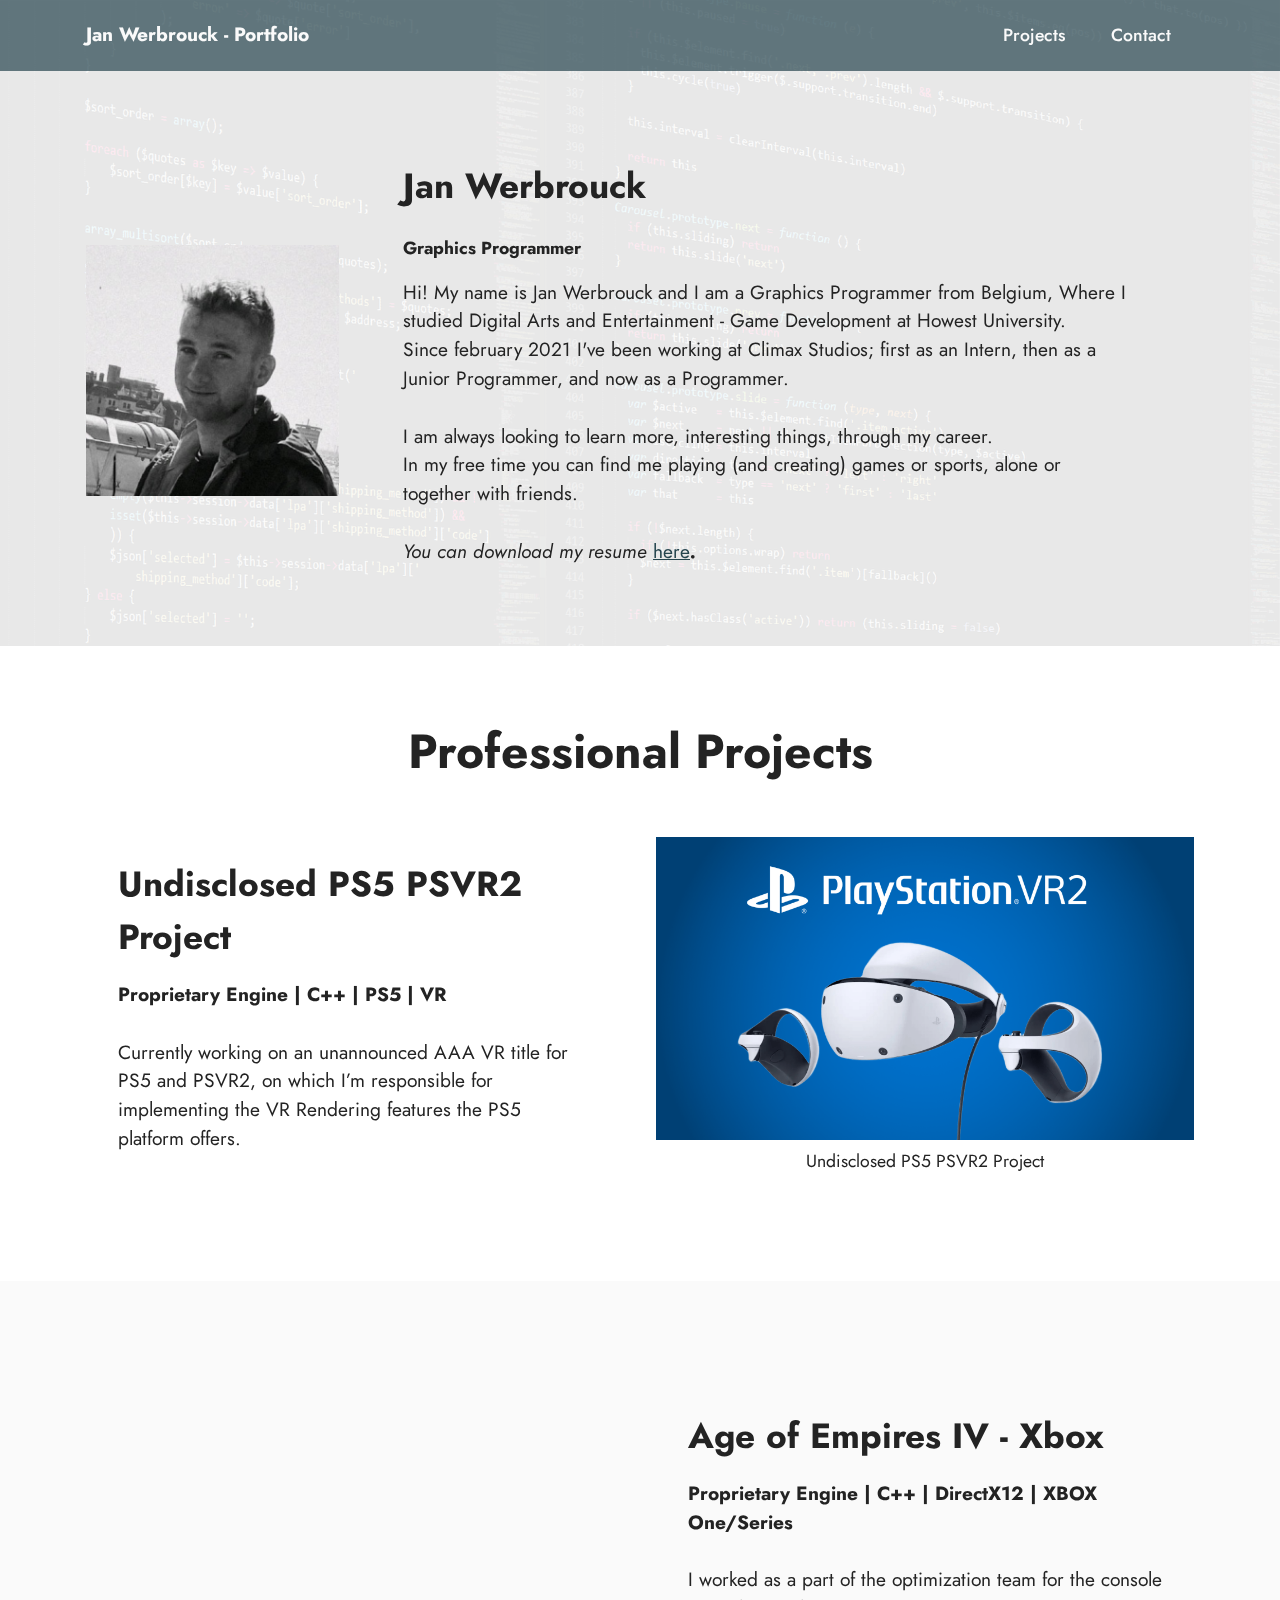
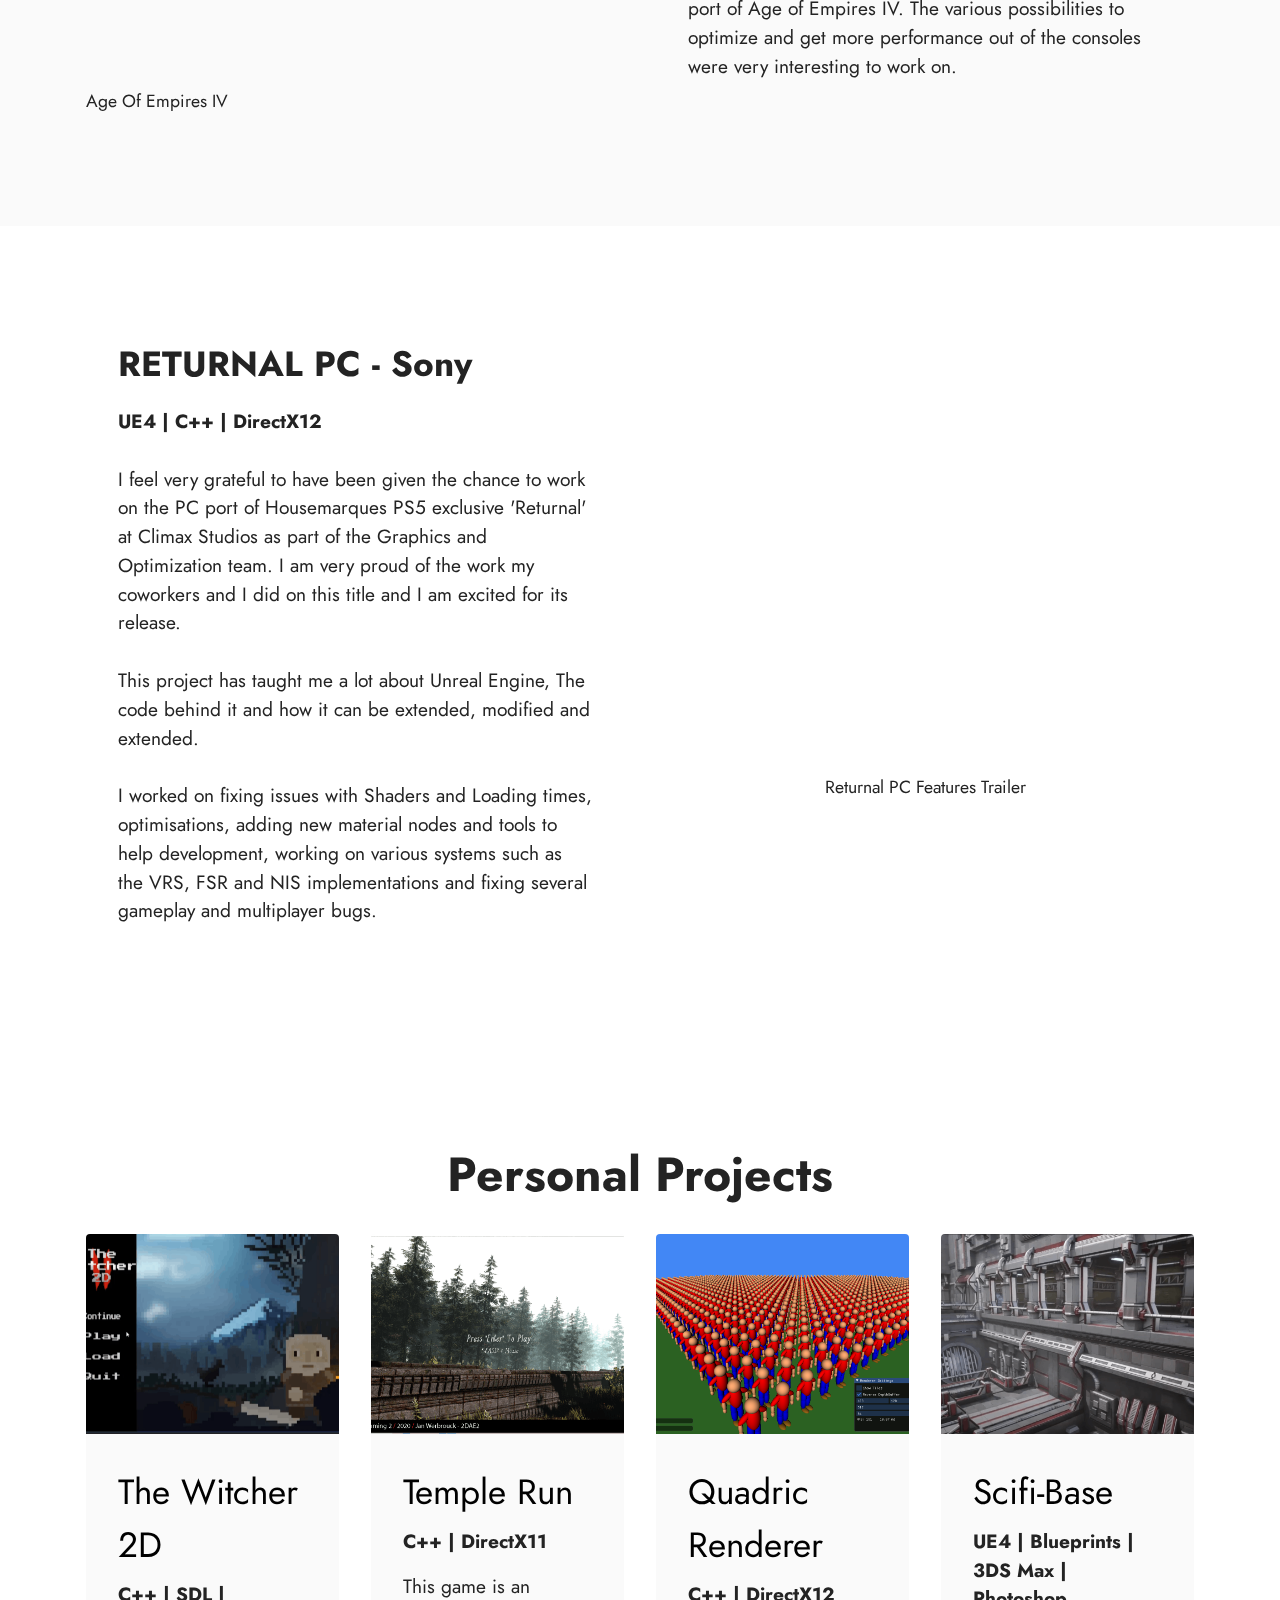
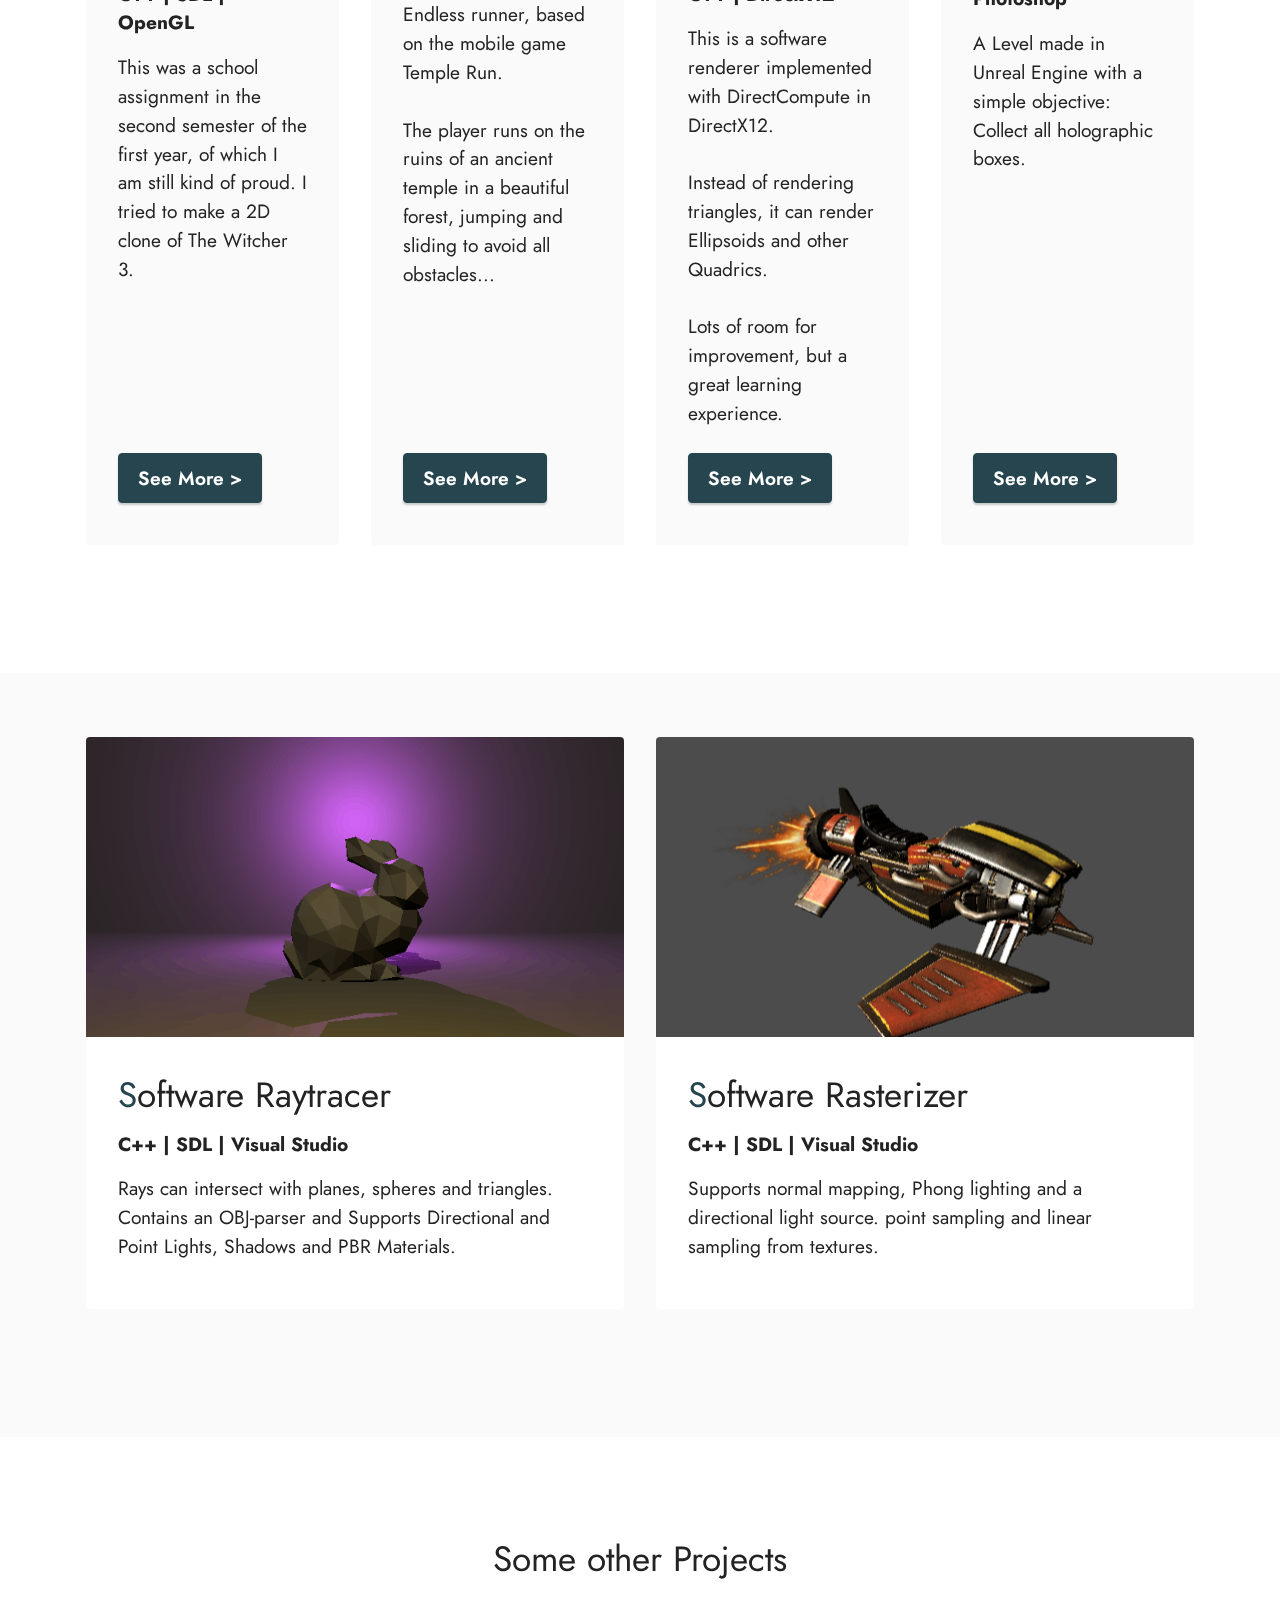
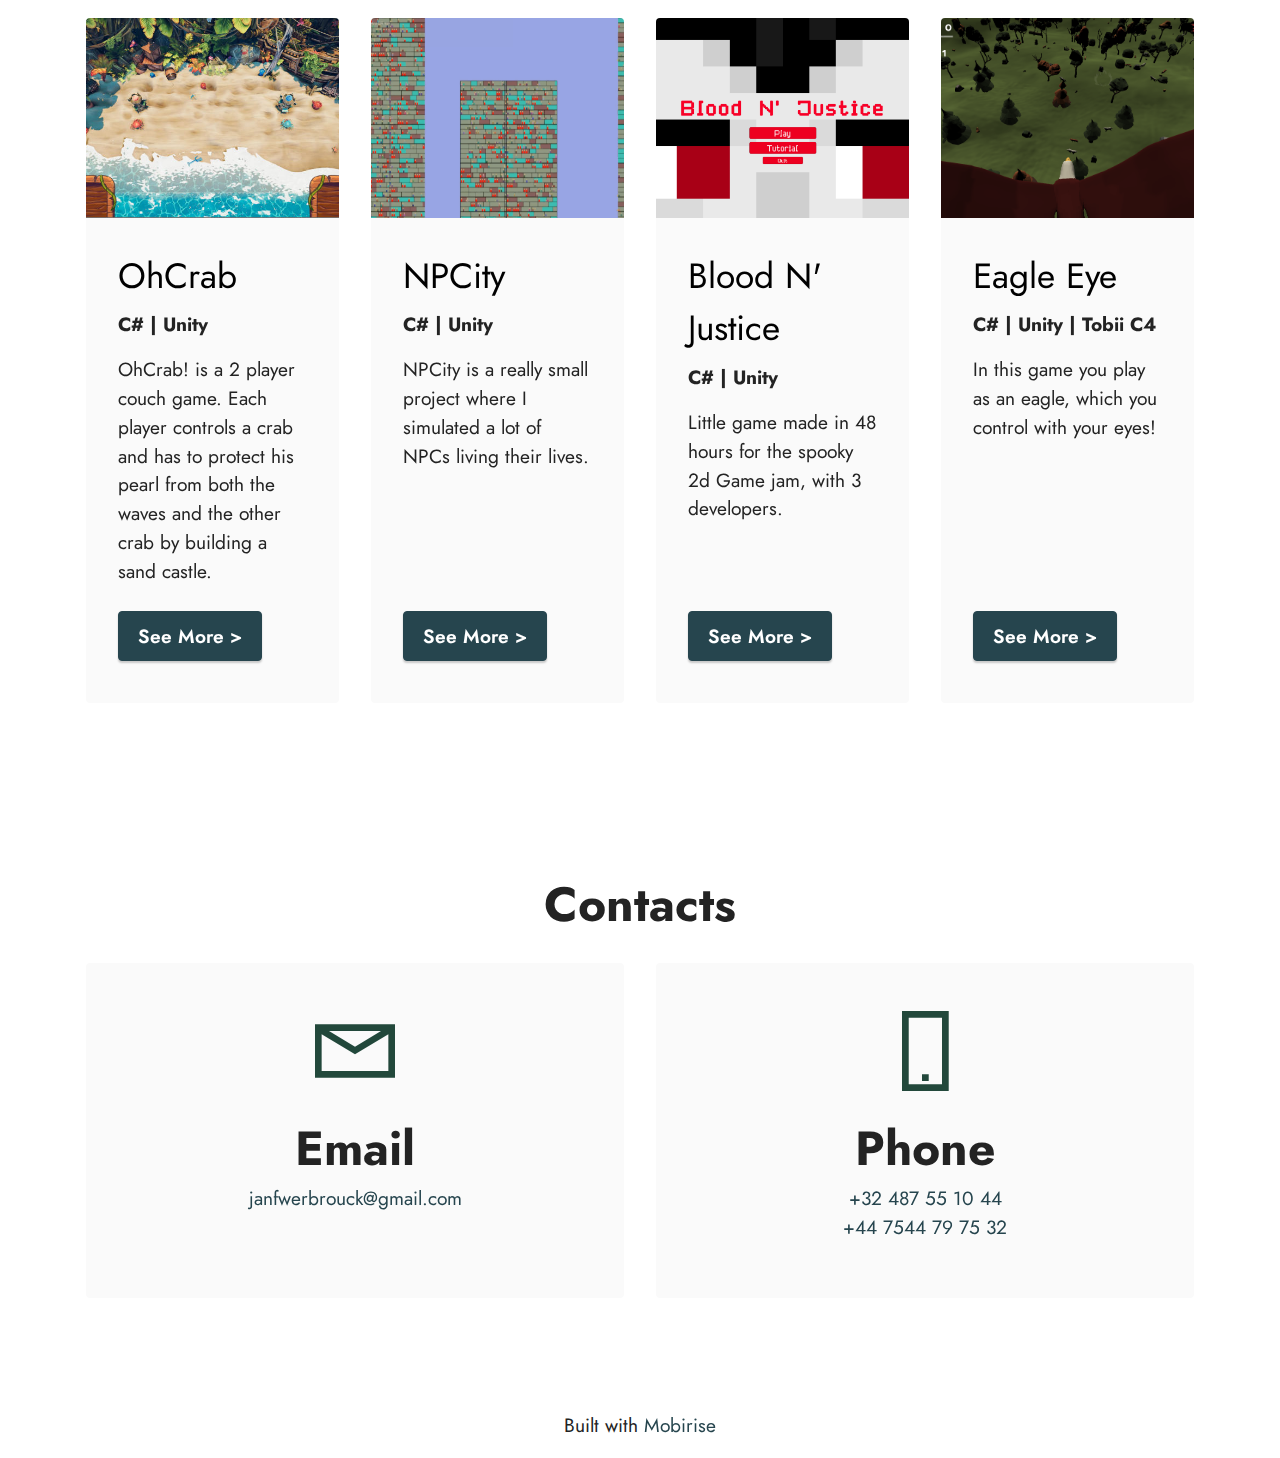
<file: index.html>
<!DOCTYPE html>
<html  >
<head>
  <!-- Site made with Mobirise Website Builder v5.6.13, https://mobirise.com -->
  <meta charset="UTF-8">
  <meta http-equiv="X-UA-Compatible" content="IE=edge">
  <meta name="generator" content="Mobirise v5.6.13, mobirise.com">
  <meta name="twitter:card" content="summary_large_image"/>
  <meta name="twitter:image:src" content="">
  <meta property="og:image" content="">
  <meta name="twitter:title" content="Jan Werbrouck - Portfolio">
  <meta name="viewport" content="width=device-width, initial-scale=1, minimum-scale=1">
  <link rel="shortcut icon" href="assets/images/person-circle-outline.svg" type="image/x-icon">
  <meta name="description" content="">
  
  
  <title>Jan Werbrouck - Portfolio</title>
  <link rel="stylesheet" href="assets/web/assets/mobirise-icons2/mobirise2.css">
  <link rel="stylesheet" href="assets/web/assets/mobirise-icons-bold/mobirise-icons-bold.css">
  <link rel="stylesheet" href="assets/bootstrap/css/bootstrap.min.css">
  <link rel="stylesheet" href="assets/bootstrap/css/bootstrap-grid.min.css">
  <link rel="stylesheet" href="assets/bootstrap/css/bootstrap-reboot.min.css">
  <link rel="stylesheet" href="assets/parallax/jarallax.css">
  <link rel="stylesheet" href="assets/dropdown/css/style.css">
  <link rel="stylesheet" href="assets/socicon/css/styles.css">
  <link rel="stylesheet" href="assets/theme/css/style.css">
  <link rel="preload" href="https://fonts.googleapis.com/css?family=Jost:100,200,300,400,500,600,700,800,900,100i,200i,300i,400i,500i,600i,700i,800i,900i&display=swap" as="style" onload="this.onload=null;this.rel='stylesheet'">
  <noscript><link rel="stylesheet" href="https://fonts.googleapis.com/css?family=Jost:100,200,300,400,500,600,700,800,900,100i,200i,300i,400i,500i,600i,700i,800i,900i&display=swap"></noscript>
  <link rel="preload" as="style" href="assets/mobirise/css/mbr-additional.css"><link rel="stylesheet" href="assets/mobirise/css/mbr-additional.css" type="text/css">
</head>
<body>
  <section data-bs-version="5.1" class="menu menu1 cid-sd6qYX0uMd" once="menu" id="menu1-k">
    <nav class="navbar navbar-dropdown navbar-fixed-top navbar-expand-lg">
        <div class="container">
            <div class="navbar-brand">
                
                <span class="navbar-caption-wrap"><a class="navbar-caption text-white text-primary display-7" href="index.html">Jan Werbrouck - Portfolio<br></a></span>
            </div>
            <button class="navbar-toggler" type="button" data-toggle="collapse" data-bs-toggle="collapse" data-target="#navbarSupportedContent" data-bs-target="#navbarSupportedContent" aria-controls="navbarNavAltMarkup" aria-expanded="false" aria-label="Toggle navigation">
                <div class="hamburger">
                    <span></span>
                    <span></span>
                    <span></span>
                    <span></span>
                </div>
            </button>
            <div class="collapse navbar-collapse" id="navbarSupportedContent">
                <ul class="navbar-nav nav-dropdown nav-right" data-app-modern-menu="true"><li class="nav-item"><a class="nav-link link text-white display-4" href="index.html#content2-u">
                            Projects</a></li>
                    <li class="nav-item"><a class="nav-link link text-white display-4" href="index.html#contacts1-v">Contact</a>
                    </li></ul>
            </div>
        </div>
    </nav>
</section>

<section data-bs-version="5.1" class="team2 cid-sd6sJ8d0jw mbr-parallax-background" xmlns="http://www.w3.org/1999/html" id="team2-t">
    
    <div class="mbr-overlay" style="opacity: 0.9; background-color: rgb(255, 255, 255);">
    </div>
    <div class="container">
        <div class="card">
            <div class="card-wrapper">
                <div class="row align-items-center">
                    <div class="col-12 col-md-3">
                        <div class="image-wrapper">
                            <img src="assets/images/1667321078427-596x596.jpeg" alt="Profile Picture">
                        </div>
                    </div>
                    <div class="col-12 col-md">
                        <div class="card-box">
                            <h5 class="card-title mbr-fonts-style m-0 display-5">
                                <strong>Jan Werbrouck<br></strong></h5>
                            <h6 class="card-subtitle mbr-fonts-style mb-3 display-4"><br><strong>Graphics Programmer</strong></h6>
                            <p class="mbr-text mbr-fonts-style display-7">Hi! My name is Jan Werbrouck and&nbsp;I am a Graphics Programmer from Belgium, Where I studied Digital Arts and Entertainment - Game Development at Howest University. <br> Since february 2021 I've been working at Climax Studios; first as an Intern, then as a Junior Programmer, and now as a Programmer.<br>
                                <br>I am always looking to learn more, interesting things, through my career. 
                                <br>In my free time you can find me&nbsp;playing (and creating) games or sports, alone or together with friends.&nbsp;<br>
                                <br><em>You can download my resume<strong> <a href="assets/files/CV_JanWerbrouck.pdf" class="text-primary" target="_blank" style="text-decoration-line: underline;">here</a>.</strong></em></p>
                        </div>
                    </div>
                </div>
            </div>
        </div>
        
        
    </div>
</section>

<section data-bs-version="5.1" class="video5 cid-tvEaZHBTko" id="video5-3k">
    <div class="container">
        <div class="title-wrapper mb-5">
            <h4 class="mbr-section-title mbr-fonts-style mb-0 display-2">
                <strong>Professional Projects</strong></h4>
        </div>
        <div class="row align-items-center">
            <div class="col-12 col-lg-6 video-block">
                <div class="video-wrapper"><img src="assets/images/PSVR_IMAGE.png" alt="PSVR2" title="" data-slide-to="0" data-bs-slide-to="0"></div>
                <p class="mbr-description pt-2 mbr-fonts-style display-4">
                    Undisclosed PS5 PSVR2 Project</p>
            </div>
            <div class="col-12 col-lg">
                <div class="text-wrapper">
                    <h3 class="mbr-section-subtitle mbr-fonts-style mb-3 display-5">
                        <strong>Undisclosed PS5 PSVR2 Project</strong></h3>
                    <p class="mbr-text mbr-fonts-style display-7"><strong>
                        Proprietary Engine | C++ | PS5 | VR </strong><br><br>Currently working on an unannounced AAA VR title for PS5 and PSVR2, on which I’m responsible for implementing the VR Rendering features the PS5 platform offers.</p>
                </div>
            </div>
        </div>
    </div>
</section>

<section data-bs-version="5.1" class="image1 cid-tvEb0He8Wl" id="image1-3l">
    <div class="container">
        <div class="row align-items-center">
            <div class="col-12 col-lg-6 video-block">
                <div class="video-wrapper"><iframe class="mbr-embedded-video" src="https://www.youtube.com/embed/yn4hP2eL0K8?si=Cj-gwlbcR0xqT25s" width="1280" height="720" frameborder="0" allowfullscreen></iframe></div>
                <p class="mbr-description pt-2 mbr-fonts-style display-4">
                    Age Of Empires IV</p>
            </div>
            <div class="col-12 col-lg">
                <div class="text-wrapper">
                    <h3 class="mbr-section-title mbr-fonts-style mb-3 display-5"><strong>Age of Empires IV - Xbox</strong><strong><br></strong></h3>
                    <p class="mbr-text mbr-fonts-style display-7"><strong>Proprietary Engine | C++ | DirectX12 | XBOX One/Series</strong><br><br>I worked as a part of the optimization team for the console port of Age of Empires IV. The various possibilities to optimize and get more performance out of the consoles were very interesting to work on. </p>
                </div>
            </div>
    </div>
</section>

<section data-bs-version="5.1" class="video5 cid-tvEaZHBTko" id="video5-3k">
    <div class="container">
        <div class="row align-items-center">
            <div class="col-12 col-lg-6 video-block">
                <div class="video-wrapper"><iframe class="mbr-embedded-video" src="https://www.youtube.com/embed/OKZV00Esu54" width="1280" height="720" frameborder="0" allowfullscreen></iframe></div>
                <p class="mbr-description pt-2 mbr-fonts-style display-4">
                    Returnal PC Features Trailer</p>
            </div>
            <div class="col-12 col-lg">
                <div class="text-wrapper">
                    <h3 class="mbr-section-subtitle mbr-fonts-style mb-3 display-5">
                        <strong>RETURNAL PC - Sony</strong></h3>
                    <p class="mbr-text mbr-fonts-style display-7"><strong>
                        UE4 | C++ | DirectX12</strong><br><br>I feel very grateful to have been given the chance to work on the PC port of Housemarques PS5 exclusive 'Returnal' at Climax Studios as part of the Graphics and Optimization team. I am very proud of the work my coworkers and I did on this title and I am excited for its release.
<br>
<br>This project has taught me a lot about Unreal Engine, The code behind it and how it can be extended, modified and extended.
<br>
<br>I worked on fixing issues with Shaders and Loading times, optimisations, adding new material nodes and tools to help development, working on various systems such as the VRS, FSR and NIS implementations and fixing several gameplay and multiplayer bugs.<br></p>
                </div>
            </div>
        </div>
    </div>
</section>

<section data-bs-version="5.1" class="content2 cid-sd6sTxdes1" id="content2-u">
    <div class="container">
        <div class="mbr-section-head">
            <h4 class="mbr-section-title mbr-fonts-style align-center mb-0 display-2"><strong>Personal Projects</strong></h4>
        </div>
        <div class="row mt-4">
            
            <div class="item features-image сol-12 col-md-6 col-lg-3 active">
                <div class="item-wrapper">
                    <div class="item-img">
                        <img src="assets/images/capture-7-696x377.png" alt="Temple Run" title="" data-slide-to="0" data-bs-slide-to="0">
                    </div>
                    <div class="item-content">
                        <h5 class="item-title mbr-fonts-style display-5">The Witcher 2D</h5>
                        <h6 class="item-subtitle mbr-fonts-style mt-1 display-7"><strong>C++ | SDL | OpenGL&nbsp;</strong><strong><br></strong></h6>
                        <p class="mbr-text mbr-fonts-style mt-3 display-7">This was a school assignment in the second semester of the first year, of which I am still kind of proud. I tried to make a 2D clone of The Witcher 3.<br></p>
                    </div>
                    <div class="mbr-section-btn item-footer mt-2"><a href="thewitcher2d.html" class="btn item-btn btn-success display-7">See More
                            &gt;</a></div>
                </div>
            </div><div class="item features-image сol-12 col-md-6 col-lg-3">
                <div class="item-wrapper">
                    <div class="item-img">
                        <img src="assets/images/100085822-818180705377230-9161785607444234240-n-696x392.png" alt="Temple Run" title="" data-slide-to="1" data-bs-slide-to="1">
                    </div>
                    <div class="item-content">
                        <h5 class="item-title mbr-fonts-style display-5">Temple Run</h5>
                        <h6 class="item-subtitle mbr-fonts-style mt-1 display-7"><strong>C++ | DirectX11&nbsp;</strong></h6>
                        <p class="mbr-text mbr-fonts-style mt-3 display-7">This game is an Endless runner, based on the mobile game Temple Run. <br><br>The player runs on the ruins of an ancient temple in a beautiful forest, jumping and sliding to avoid all obstacles...<br></p>
                    </div>
                    <div class="mbr-section-btn item-footer mt-2"><a href="templerun.html" class="btn item-btn btn-success display-7">See More
                            &gt;</a></div>
                </div>
            </div><div class="item features-image сol-12 col-md-6 col-lg-3">
                <div class="item-wrapper">
                    <div class="item-img">
                        <img src="assets/images/screenshot 2022-11-20 172106-1275x718.png" alt="Ellipsoids" title="" data-slide-to="2" data-bs-slide-to="2">
                    </div>
                    <div class="item-content">
                        <h5 class="item-title mbr-fonts-style display-5">Quadric Renderer</h5>
                        <h6 class="item-subtitle mbr-fonts-style mt-1 display-7"><strong>C++ | DirectX12&nbsp;</strong></h6>
                        <p class="mbr-text mbr-fonts-style mt-3 display-7">This is a software renderer implemented with DirectCompute in DirectX12. <br><br>Instead of rendering triangles, it can render Ellipsoids and other Quadrics. <br><br>Lots of room for improvement, but a great learning experience.</p>
                    </div>
                    <div class="mbr-section-btn item-footer mt-2"><a href="ellipsoids.html" class="btn item-btn btn-success display-7">See More
                            &gt;</a></div>
                </div>
            </div><div class="item features-image сol-12 col-md-6 col-lg-3">
                <div class="item-wrapper">
                    <div class="item-img">
                        <img src="assets/images/capturelevel-1355x724.png" alt="Temple Run" title="" data-slide-to="3" data-bs-slide-to="3">
                    </div>
                    <div class="item-content">
                        <h5 class="item-title mbr-fonts-style display-5">Scifi-Base</h5>
                        <h6 class="item-subtitle mbr-fonts-style mt-1 display-7"><strong>UE4 | Blueprints | 3DS Max | Photoshop</strong><strong><br></strong></h6>
                        <p class="mbr-text mbr-fonts-style mt-3 display-7">A Level made in Unreal Engine with a simple objective: Collect all holographic boxes.<br></p>
                    </div>
                    <div class="mbr-section-btn item-footer mt-2"><a href="scifiscene.html" class="btn item-btn btn-success display-7">See More
                            &gt;</a></div>
                </div>
            </div>
            

        </div>
    </div>
</section>

<section data-bs-version="5.1" class="content2 cid-sdwGH5X9mm" id="content2-28">
    
    
    <div class="container">
        
        <div class="row mt-4">
            <div class="item features-image сol-12 col-md-6 col-lg-6">
                <div class="item-wrapper">
                    <div class="item-img">
                        <img src="assets/images/backbufferrender-640x480.png" alt="" title="">
                    </div>
                    <div class="item-content">
                        <h5 class="item-title mbr-fonts-style display-5"><a href="#top" class="text-primary">S</a>oftware Raytracer</h5>
                        <h6 class="item-subtitle mbr-fonts-style mt-1 display-7"><strong>C++ | SDL | Visual Studio</strong></h6>
                        <p class="mbr-text mbr-fonts-style mt-3 display-7">Rays can intersect with planes, spheres and triangles. Contains an OBJ-parser and Supports Directional and Point Lights, Shadows and PBR Materials.</p>
                    </div>
                    
                </div>
            </div>
            <div class="item features-image сol-12 col-md-6 col-lg-6">
                <div class="item-wrapper">
                    <div class="item-img">
                        <img src="assets/images/rast-1-610x435.png" alt="" title="">
                    </div>
                    <div class="item-content">
                        <h5 class="item-title mbr-fonts-style display-5"><a href="#top" class="text-primary">S</a>oftware Rasterizer</h5>
                        <h6 class="item-subtitle mbr-fonts-style mt-1 display-7"><strong>C++ | SDL | Visual Studio</strong></h6>
                        <p class="mbr-text mbr-fonts-style mt-3 display-7">Supports normal mapping, Phong lighting and a directional light source. point sampling and linear sampling from textures.<br>
                        </p>
                    </div>
                    
                </div>
            </div>
            

        </div>
    </div>
</section>

<section data-bs-version="5.1" class="content2 cid-sekrYa0bcr" id="content2-2p">
    
    
    <div class="container">
        <div class="mbr-section-head">
            <h4 class="mbr-section-title mbr-fonts-style align-center mb-0 display-5">Some other Projects</h4>
            
        </div>
        <div class="row mt-4">
            
            <div class="item features-image сol-12 col-md-6 col-lg-3 active">
                <div class="item-wrapper">
                    <div class="item-img">
                        <img src="assets/images/ohcrab1-696x367.jpg" alt="OhCrab" title="" data-slide-to="1" data-bs-slide-to="1">
                    </div>
                    <div class="item-content">
                        <h5 class="item-title mbr-fonts-style display-5">OhCrab</h5>
                        <h6 class="item-subtitle mbr-fonts-style mt-1 display-7"><strong>C# | Unity</strong></h6>
                        <p class="mbr-text mbr-fonts-style mt-3 display-7">OhCrab! is a 2 player couch game. Each player controls a crab and has to protect his pearl from both the waves and the other crab by building a sand castle.</p>
                    </div>
                    <div class="mbr-section-btn item-footer mt-2"><a href="ohcrab.html" class="btn item-btn btn-success display-7">See More
                            &gt;</a></div>
                </div>
            </div><div class="item features-image сol-12 col-md-6 col-lg-3">
                <div class="item-wrapper">
                    <div class="item-img">
                        <img src="assets/images/capturenpc-696x377.png" alt="NPCity" title="" data-slide-to="2" data-bs-slide-to="2">
                    </div>
                    <div class="item-content">
                        <h5 class="item-title mbr-fonts-style display-5">NPCity</h5>
                        <h6 class="item-subtitle mbr-fonts-style mt-1 display-7"><strong>C# | Unity</strong></h6>
                        <p class="mbr-text mbr-fonts-style mt-3 display-7">NPCity is a really small project where I simulated a lot of NPCs living their lives. 
<br><br></p>
                    </div>
                    <div class="mbr-section-btn item-footer mt-2"><a href="npcity.html" class="btn item-btn btn-success display-7">See More
                            &gt;</a></div>
                </div>
            </div><div class="item features-image сol-12 col-md-6 col-lg-3">
                <div class="item-wrapper">
                    <div class="item-img">
                        <img src="assets/images/screenshot-2022-10-24-161240-1256x775.png" alt="Blood N' Justice" title="" data-slide-to="3" data-bs-slide-to="3">
                    </div>
                    <div class="item-content">
                        <h5 class="item-title mbr-fonts-style display-5">Blood N' Justice</h5>
                        <h6 class="item-subtitle mbr-fonts-style mt-1 display-7"><strong>C# | Unity</strong></h6>
                        <p class="mbr-text mbr-fonts-style mt-3 display-7">Little game made in 48 hours for the spooky 2d Game jam, with 3 developers.
<br><br></p>
                    </div>
                    <div class="mbr-section-btn item-footer mt-2"><a href="bloodnjustice.html" class="btn item-btn btn-success display-7">See More
                            &gt;</a></div>
                </div>
            </div><div class="item features-image сol-12 col-md-6 col-lg-3">
                <div class="item-wrapper">
                    <div class="item-img">
                        <img src="assets/images/game-1920x1080.png" alt="EagleEye" title="" data-slide-to="4" data-bs-slide-to="4">
                    </div>
                    <div class="item-content">
                        <h5 class="item-title mbr-fonts-style display-5">Eagle Eye</h5>
                        <h6 class="item-subtitle mbr-fonts-style mt-1 display-7"><strong>C# | Unity | Tobii C4</strong></h6>
                        <p class="mbr-text mbr-fonts-style mt-3 display-7">In this game you play as an eagle, which you control with your eyes!<br><br><br></p>
                    </div>
                    <div class="mbr-section-btn item-footer mt-2"><a href="eagleeye.html" class="btn item-btn btn-success display-7">See More
                            &gt;</a></div>
                </div>
            </div>
            

        </div>
    </div>
</section>

<section data-bs-version="5.1" class="contacts1 cid-sd6tb3SMXS mbr-parallax-background" id="contacts1-v">

    

    <div class="mbr-overlay" style="opacity: 0.9; background-color: rgb(255, 255, 255);">
    </div>
    <div class="container">
        <div class="mbr-section-head">
            <h3 class="mbr-section-title mbr-fonts-style align-center mb-0 display-2">
                <strong>Contacts</strong>
            </h3>
            
        </div>
        <div class="row justify-content-center mt-4">
            <div class="card col-12 col-lg-6">
                <div class="card-wrapper">
                    <div class="card-box align-center">
                        <div class="image-wrapper">
                            <a href="mailto:janfwerbrouck@gmail.com"><span class="mbr-iconfont mobi-mbri-letter mobi-mbri" style="color: rgb(34, 72, 59); fill: rgb(34, 72, 59);"></span></a>
                        </div>
                        <h4 class="card-title mbr-fonts-style mb-2 display-2">
                            <strong>Email</strong>
                        </h4>
                        
                        <h5 class="link mbr-fonts-style display-7"><a href="mailto:janfwerbrouck@gmail.com" class="text-success">janfwerbrouck@gmail.com</a><br></h5>
                    </div>
                </div>
            </div>
            <div class="card col-12 col-lg-6">
                <div class="card-wrapper">
                    <div class="card-box align-center">
                        <div class="image-wrapper">
                            <a href="tel:+32487551044"><span class="mbr-iconfont mobi-mbri-mobile-2 mobi-mbri" style="color: rgb(34, 72, 59); fill: rgb(34, 72, 59);"></span></a>
                        </div>
                        <h4 class="card-title mbr-fonts-style align-center mb-2 display-2">
                            <strong>Phone</strong>
                        </h4>
                        
                        <h5 class="link mbr-black mbr-fonts-style display-7">
                            <a href="tel:+32487551044" class="text-success">+32 487 55 10 44</a><br><a href="tel:+447544797532" class="text-primary">+44 7544 79 75 32</a></h5>
                    </div>
                </div>
            </div>
        </div>
    </div>
</section><section class="display-7" style="padding: 0;align-items: center;justify-content: center;flex-wrap: wrap;    align-content: center;display: flex;position: relative;height: 4rem;"><a href="https://mobiri.se/2225800" style="flex: 1 1;height: 4rem;position: absolute;width: 100%;z-index: 1;"><img alt="" style="height: 4rem;" src="[data-uri]"></a><p style="margin: 0;text-align: center;" class="display-7">Built with &#8204;</p><a style="z-index:1" href="https://mobirise.com/offline-website-builder.html">Mobirise</a></section><script src="assets/bootstrap/js/bootstrap.bundle.min.js"></script>  <script src="assets/parallax/jarallax.js"></script>  <script src="assets/smoothscroll/smooth-scroll.js"></script>  <script src="assets/ytplayer/index.js"></script>  <script src="assets/dropdown/js/navbar-dropdown.js"></script>  <script src="assets/theme/js/script.js"></script>  
</body>
</html>
</file>
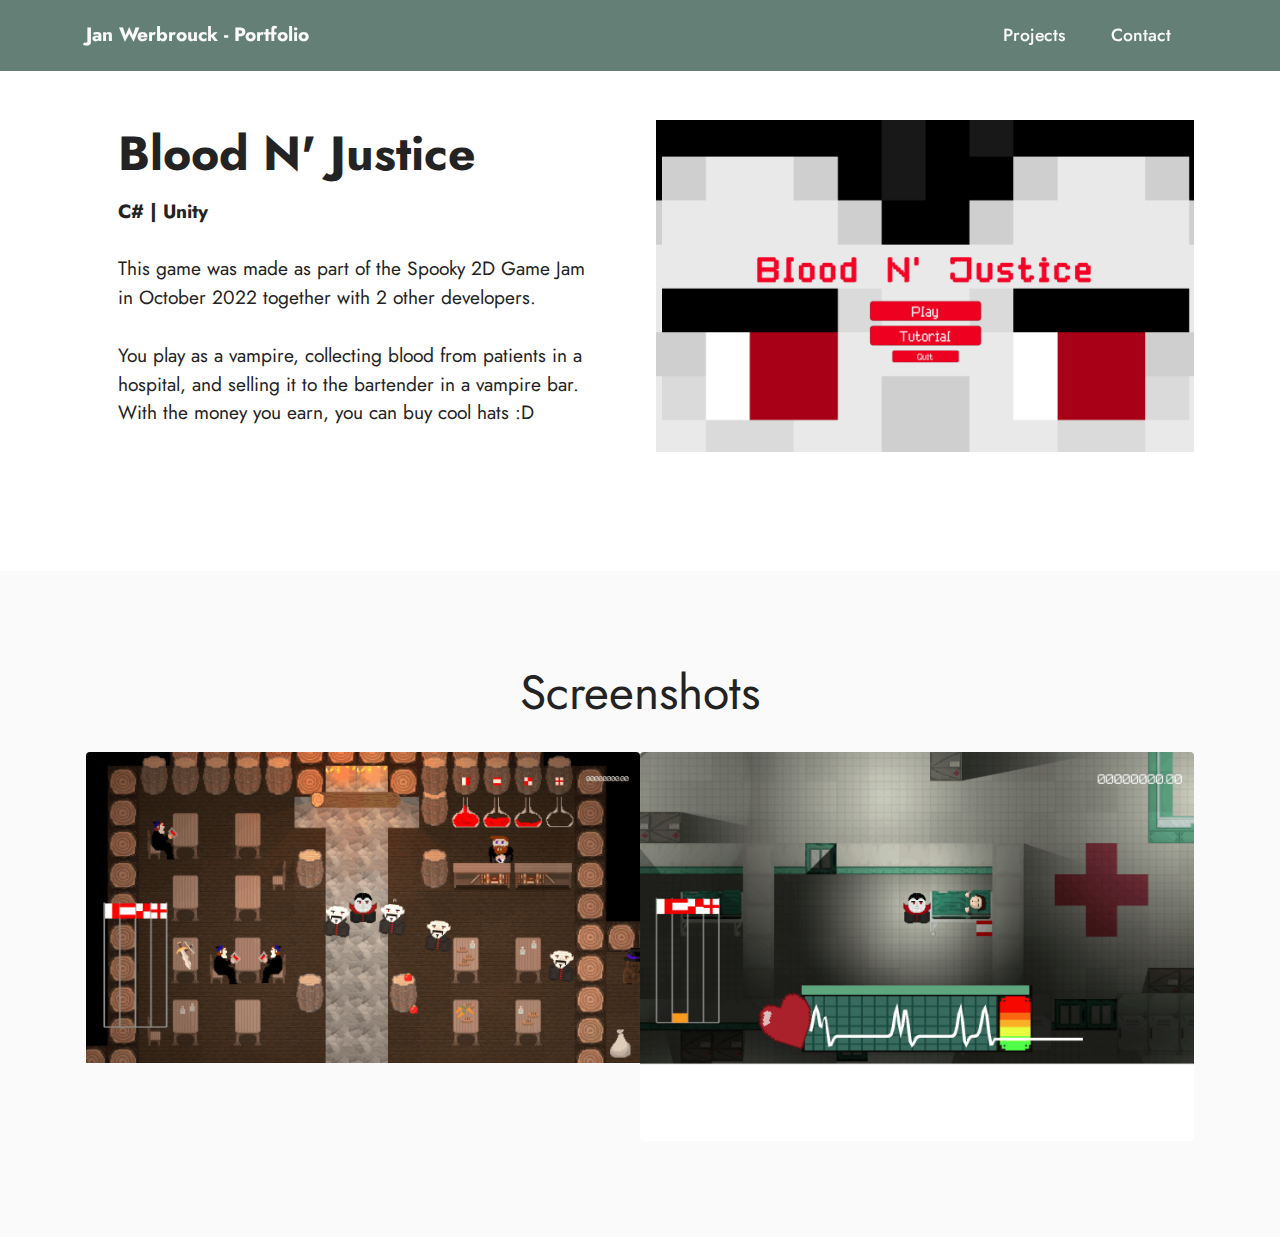
<file: bloodnjustice.html>
<!DOCTYPE html>
<html  >
<head>
  <!-- Site made with Mobirise Website Builder v5.6.13, https://mobirise.com -->
  <meta charset="UTF-8">
  <meta http-equiv="X-UA-Compatible" content="IE=edge">
  <meta name="generator" content="Mobirise v5.6.13, mobirise.com">
  <meta name="twitter:card" content="summary_large_image"/>
  <meta name="twitter:image:src" content="">
  <meta property="og:image" content="">
  <meta name="twitter:title" content="Blood N' Justice">
  <meta name="viewport" content="width=device-width, initial-scale=1, minimum-scale=1">
  <link rel="shortcut icon" href="assets/images/person-circle-outline.svg" type="image/x-icon">
  <meta name="description" content="">
  
  
  <title>Blood N' Justice</title>
  <link rel="stylesheet" href="assets/bootstrap/css/bootstrap.min.css">
  <link rel="stylesheet" href="assets/bootstrap/css/bootstrap-grid.min.css">
  <link rel="stylesheet" href="assets/bootstrap/css/bootstrap-reboot.min.css">
  <link rel="stylesheet" href="assets/dropdown/css/style.css">
  <link rel="stylesheet" href="assets/socicon/css/styles.css">
  <link rel="stylesheet" href="assets/theme/css/style.css">
  <link rel="preload" href="https://fonts.googleapis.com/css?family=Jost:100,200,300,400,500,600,700,800,900,100i,200i,300i,400i,500i,600i,700i,800i,900i&display=swap" as="style" onload="this.onload=null;this.rel='stylesheet'">
  <noscript><link rel="stylesheet" href="https://fonts.googleapis.com/css?family=Jost:100,200,300,400,500,600,700,800,900,100i,200i,300i,400i,500i,600i,700i,800i,900i&display=swap"></noscript>
  <link rel="preload" as="style" href="assets/mobirise/css/mbr-additional.css"><link rel="stylesheet" href="assets/mobirise/css/mbr-additional.css" type="text/css">
  
  
  
  
</head>
<body>
  
  <section data-bs-version="5.1" class="menu menu1 cid-tnKsqtpxZ6" once="menu" id="menu1-31">
    

    <nav class="navbar navbar-dropdown navbar-fixed-top navbar-expand-lg">
        <div class="container">
            <div class="navbar-brand">
                
                <span class="navbar-caption-wrap"><a class="navbar-caption text-white text-primary display-7" href="index.html">Jan Werbrouck - Portfolio<br></a></span>
            </div>
            <button class="navbar-toggler" type="button" data-toggle="collapse" data-bs-toggle="collapse" data-target="#navbarSupportedContent" data-bs-target="#navbarSupportedContent" aria-controls="navbarNavAltMarkup" aria-expanded="false" aria-label="Toggle navigation">
                <div class="hamburger">
                    <span></span>
                    <span></span>
                    <span></span>
                    <span></span>
                </div>
            </button>
            <div class="collapse navbar-collapse" id="navbarSupportedContent">
                <ul class="navbar-nav nav-dropdown nav-right" data-app-modern-menu="true"><li class="nav-item"><a class="nav-link link text-white display-4" href="index.html#content2-u">
                            Projects</a></li>
                    <li class="nav-item"><a class="nav-link link text-white display-4" href="index.html#contacts1-v">Contact</a>
                    </li></ul>
                
                
            </div>
        </div>
    </nav>
</section>

<section data-bs-version="5.1" class="image2 cid-tnKsqtGMBI" id="image2-32">
    

    

    <div class="container">
        <div class="row align-items-center">
            <div class="col-12 col-lg-6">
                <div class="image-wrapper">
                    <img src="assets/images/screenshot-2022-10-24-161240-1256x775.png" alt="Mobirise">
                    
                </div>
            </div>
            <div class="col-12 col-lg">
                <div class="text-wrapper">
                    <h3 class="mbr-section-title mbr-fonts-style mb-3 display-2">
                        <strong>Blood N' Justice</strong><strong><br></strong></h3>
                    <p class="mbr-text mbr-fonts-style display-7"><strong>C# | Unity</strong><br><br>This game was made as part of the Spooky 2D Game Jam in October 2022 together with 2 other developers.<br><br>You play as a vampire, collecting blood from patients in a hospital, and selling it to the bartender in a vampire bar. With the money you earn, you can buy cool hats :D<br></p>
                </div>
            </div>
        </div>
    </div>
</section>

<section data-bs-version="5.1" class="gallery1 cid-tnKtc2bdjc" id="gallery1-33">
    
    
    <div class="container">
        <div class="mbr-section-head">
            <h4 class="mbr-section-title mbr-fonts-style align-center mb-0 display-2">Screenshots</h4>
            
        </div>
        <div class="row mt-4">
            <div class="item features-image сol-12 col-md-6 col-lg-6">
                <div class="item-wrapper">
                    <div class="item-img">
                        <img src="assets/images/screenshot-4-1288x724.png" alt="Mobirise Website Builder">
                    </div>
                    
                    
                </div>
            </div>
            <div class="item features-image сol-12 col-md-6 col-lg-6">
                <div class="item-wrapper">
                    <div class="item-img">
                        <img src="assets/images/untitled-screenshot-1288x904.png" alt="Mobirise Website Builder">
                    </div>
                    
                    
                </div>
            </div>
            
            
        </div>
    </div>
  
  
</body>
</html>
</file>
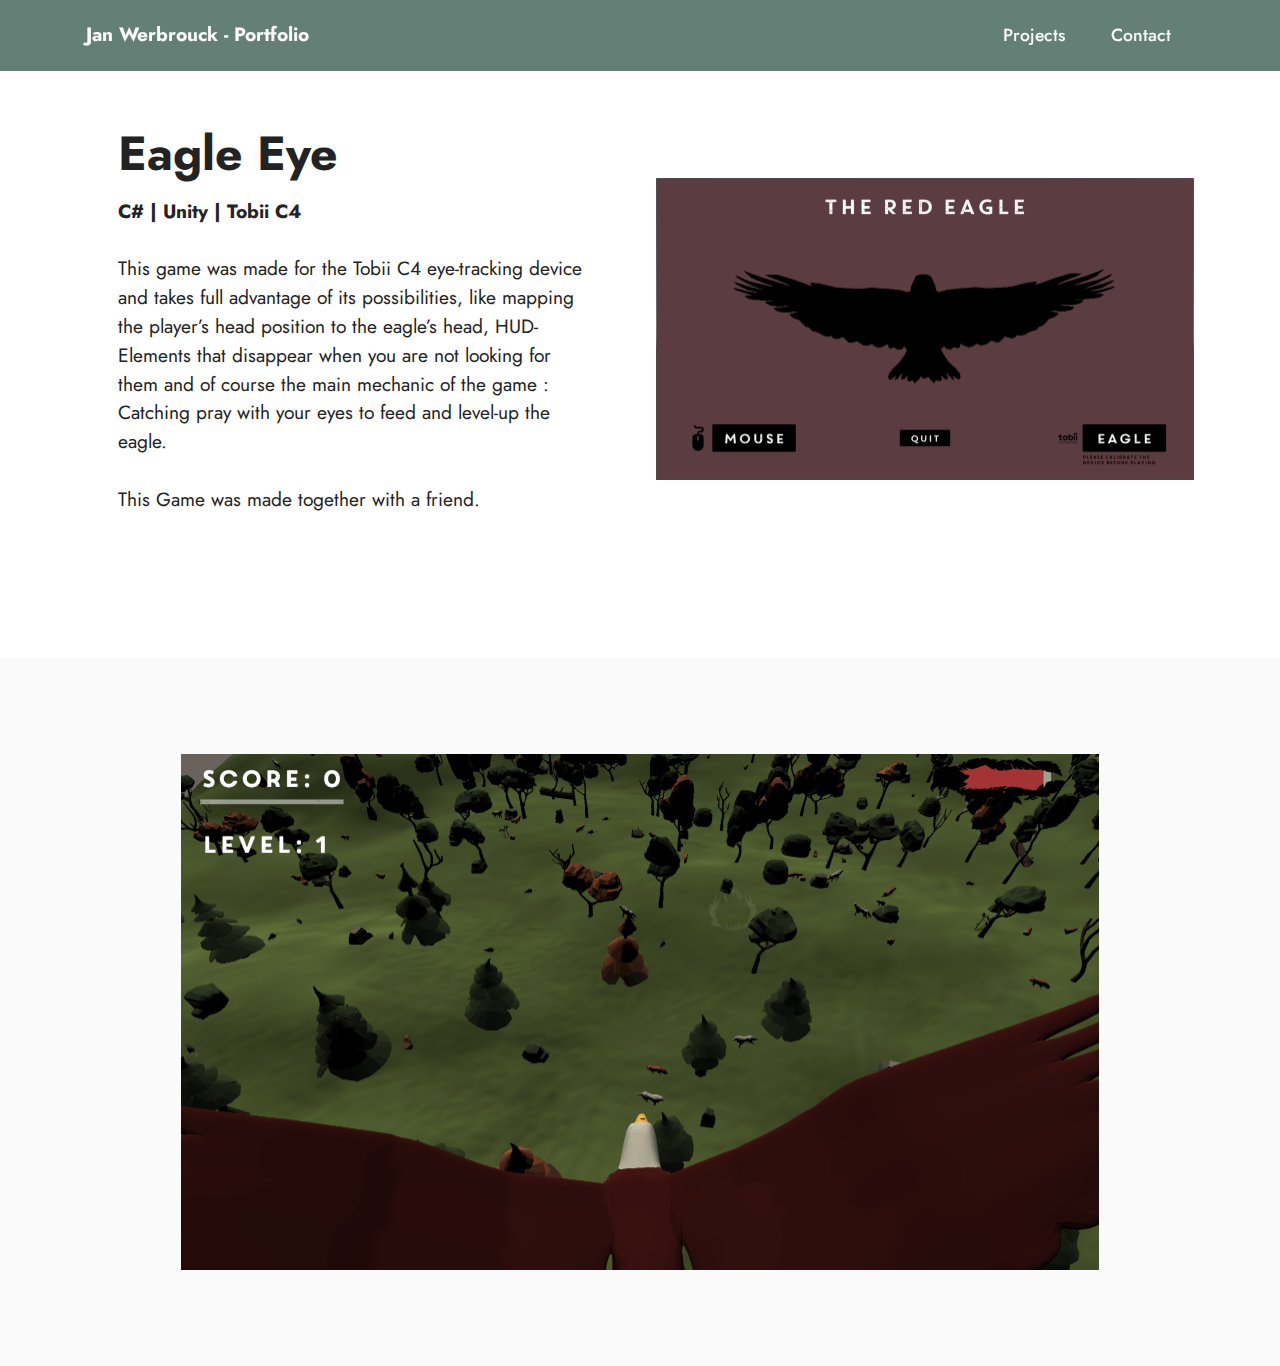
<file: eagleeye.html>
<!DOCTYPE html>
<html  >
<head>
  <!-- Site made with Mobirise Website Builder v5.6.13, https://mobirise.com -->
  <meta charset="UTF-8">
  <meta http-equiv="X-UA-Compatible" content="IE=edge">
  <meta name="generator" content="Mobirise v5.6.13, mobirise.com">
  <meta name="twitter:card" content="summary_large_image"/>
  <meta name="twitter:image:src" content="">
  <meta property="og:image" content="">
  <meta name="twitter:title" content="Eagle Eye">
  <meta name="viewport" content="width=device-width, initial-scale=1, minimum-scale=1">
  <link rel="shortcut icon" href="assets/images/person-circle-outline.svg" type="image/x-icon">
  <meta name="description" content="">
  
  
  <title>Eagle Eye</title>
  <link rel="stylesheet" href="assets/bootstrap/css/bootstrap.min.css">
  <link rel="stylesheet" href="assets/bootstrap/css/bootstrap-grid.min.css">
  <link rel="stylesheet" href="assets/bootstrap/css/bootstrap-reboot.min.css">
  <link rel="stylesheet" href="assets/dropdown/css/style.css">
  <link rel="stylesheet" href="assets/socicon/css/styles.css">
  <link rel="stylesheet" href="assets/theme/css/style.css">
  <link rel="preload" href="https://fonts.googleapis.com/css?family=Jost:100,200,300,400,500,600,700,800,900,100i,200i,300i,400i,500i,600i,700i,800i,900i&display=swap" as="style" onload="this.onload=null;this.rel='stylesheet'">
  <noscript><link rel="stylesheet" href="https://fonts.googleapis.com/css?family=Jost:100,200,300,400,500,600,700,800,900,100i,200i,300i,400i,500i,600i,700i,800i,900i&display=swap"></noscript>
  <link rel="preload" as="style" href="assets/mobirise/css/mbr-additional.css"><link rel="stylesheet" href="assets/mobirise/css/mbr-additional.css" type="text/css">
  
  
  
  
</head>
<body>
  
  <section class="menu menu1 cid-sd7faFtmMF" once="menu" id="menu1-1e">
    

    <nav class="navbar navbar-dropdown navbar-fixed-top navbar-expand-lg">
        <div class="container">
            <div class="navbar-brand">
                
                <span class="navbar-caption-wrap"><a class="navbar-caption text-white text-primary display-7" href="index.html">Jan Werbrouck - Portfolio<br></a></span>
            </div>
            <button class="navbar-toggler" type="button" data-toggle="collapse" data-target="#navbarSupportedContent" aria-controls="navbarNavAltMarkup" aria-expanded="false" aria-label="Toggle navigation">
                <div class="hamburger">
                    <span></span>
                    <span></span>
                    <span></span>
                    <span></span>
                </div>
            </button>
            <div class="collapse navbar-collapse" id="navbarSupportedContent">
                <ul class="navbar-nav nav-dropdown nav-right" data-app-modern-menu="true"><li class="nav-item"><a class="nav-link link text-white display-4" href="index.html#content2-u">
                            Projects</a></li>
                    <li class="nav-item"><a class="nav-link link text-white display-4" href="index.html#contacts1-v">Contact</a>
                    </li></ul>
                
                
            </div>
        </div>
    </nav>
</section>

<section class="image2 cid-sd7fuHnJz8" id="image2-1h">
    

    

    <div class="container">
        <div class="row align-items-center">
            <div class="col-12 col-lg-6">
                <div class="image-wrapper">
                    <img src="assets/images/eaglemain-1076x605.png" alt="Mobirise">
                    
                </div>
            </div>
            <div class="col-12 col-lg">
                <div class="text-wrapper">
                    <h3 class="mbr-section-title mbr-fonts-style mb-3 display-2">
                        <strong>Eagle Eye</strong><strong><br></strong></h3>
                    <p class="mbr-text mbr-fonts-style display-7"><strong>C# | Unity | Tobii C4</strong><br><br>This game was made for the Tobii C4 eye-tracking device and takes full advantage of its possibilities, like mapping the player’s head position to the eagle’s head, HUD-Elements that disappear when you are not looking for them and of course the main mechanic of the game : Catching pray with your eyes to feed and level-up the eagle.<br><br>                        This Game was made&nbsp;together with a friend.&nbsp; &nbsp; &nbsp; &nbsp;</p>
                </div>
            </div>
        </div>
    </div>
</section>

<section class="image3 cid-sd7fvaQnpj" id="image3-1i">
    

    

    <div class="container">
        <div class="row justify-content-center">
            <div class="col-12 col-lg-10">
                <div class="image-wrapper">
                    <img src="assets/images/game-1836x1033.png" alt="Mobirise">
                    
                </div>
            </div>
        </div>
    </div>  
</body>
</html>
</file>
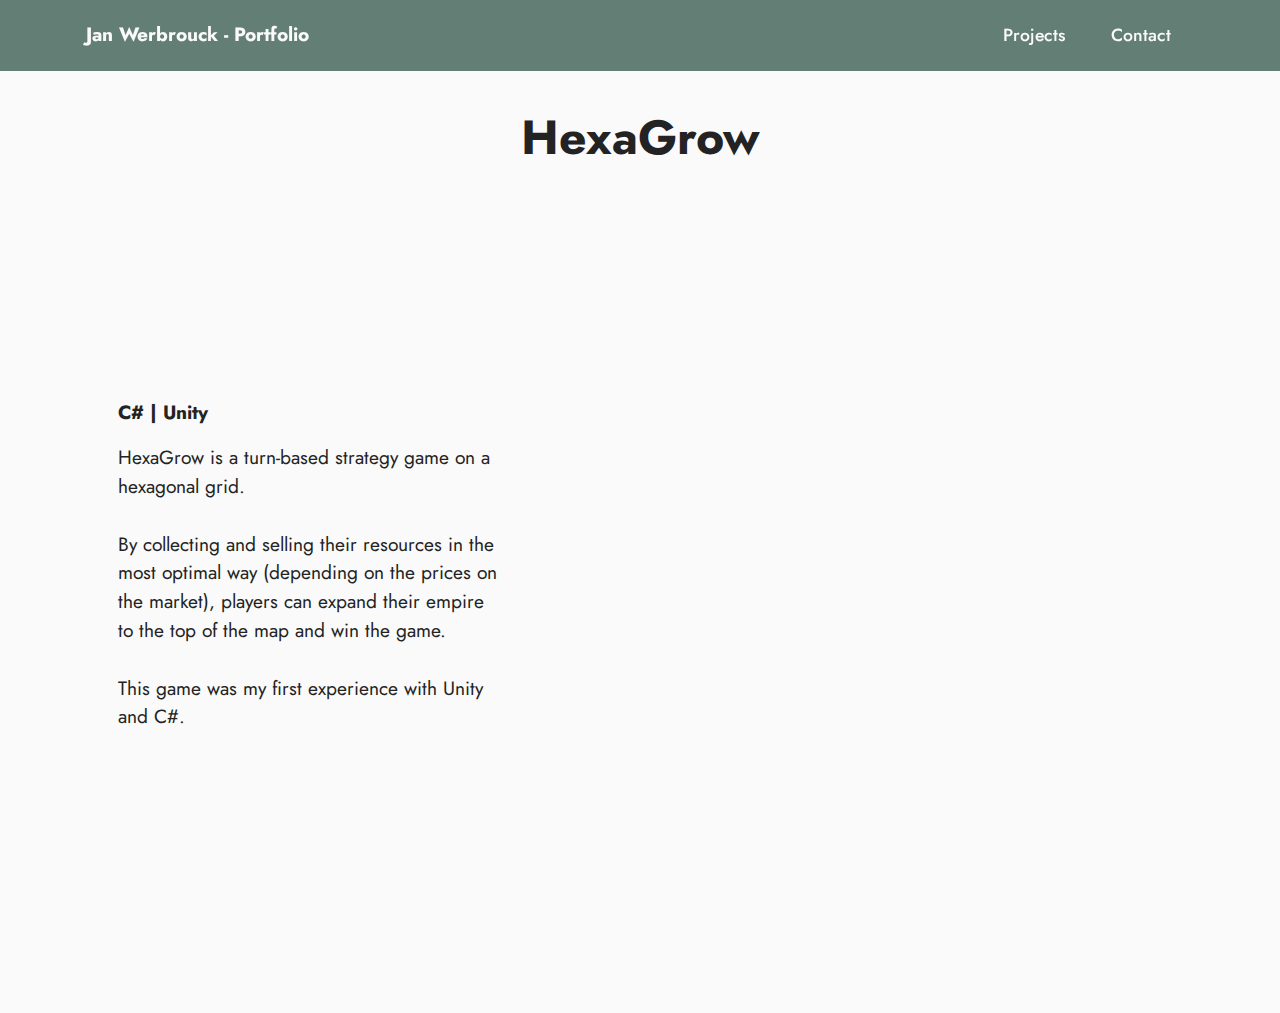
<file: hexagrow.html>
<!DOCTYPE html>
<html  >
<head>
  <!-- Site made with Mobirise Website Builder v5.6.13, https://mobirise.com -->
  <meta charset="UTF-8">
  <meta http-equiv="X-UA-Compatible" content="IE=edge">
  <meta name="generator" content="Mobirise v5.6.13, mobirise.com">
  <meta name="twitter:card" content="summary_large_image"/>
  <meta name="twitter:image:src" content="">
  <meta property="og:image" content="">
  <meta name="twitter:title" content="HexaGrow">
  <meta name="viewport" content="width=device-width, initial-scale=1, minimum-scale=1">
  <link rel="shortcut icon" href="assets/images/person-circle-outline.svg" type="image/x-icon">
  <meta name="description" content="">
  
  
  <title>HexaGrow</title>
  <link rel="stylesheet" href="assets/bootstrap/css/bootstrap.min.css">
  <link rel="stylesheet" href="assets/bootstrap/css/bootstrap-grid.min.css">
  <link rel="stylesheet" href="assets/bootstrap/css/bootstrap-reboot.min.css">
  <link rel="stylesheet" href="assets/dropdown/css/style.css">
  <link rel="stylesheet" href="assets/socicon/css/styles.css">
  <link rel="stylesheet" href="assets/theme/css/style.css">
  <link rel="preload" href="https://fonts.googleapis.com/css?family=Jost:100,200,300,400,500,600,700,800,900,100i,200i,300i,400i,500i,600i,700i,800i,900i&display=swap" as="style" onload="this.onload=null;this.rel='stylesheet'">
  <noscript><link rel="stylesheet" href="https://fonts.googleapis.com/css?family=Jost:100,200,300,400,500,600,700,800,900,100i,200i,300i,400i,500i,600i,700i,800i,900i&display=swap"></noscript>
  <link rel="preload" as="style" href="assets/mobirise/css/mbr-additional.css"><link rel="stylesheet" href="assets/mobirise/css/mbr-additional.css" type="text/css">
  
  
  
  
</head>
<body>
  
  <section class="menu menu1 cid-sd7eQlDi3I" once="menu" id="menu1-1b">
    

    <nav class="navbar navbar-dropdown navbar-fixed-top navbar-expand-lg">
        <div class="container">
            <div class="navbar-brand">
                
                <span class="navbar-caption-wrap"><a class="navbar-caption text-white text-primary display-7" href="index.html">Jan Werbrouck - Portfolio<br></a></span>
            </div>
            <button class="navbar-toggler" type="button" data-toggle="collapse" data-target="#navbarSupportedContent" aria-controls="navbarNavAltMarkup" aria-expanded="false" aria-label="Toggle navigation">
                <div class="hamburger">
                    <span></span>
                    <span></span>
                    <span></span>
                    <span></span>
                </div>
            </button>
            <div class="collapse navbar-collapse" id="navbarSupportedContent">
                <ul class="navbar-nav nav-dropdown nav-right" data-app-modern-menu="true"><li class="nav-item"><a class="nav-link link text-white display-4" href="index.html#content2-u">
                            Projects</a></li>
                    <li class="nav-item"><a class="nav-link link text-white display-4" href="index.html#contacts1-v">Contact</a>
                    </li></ul>
                
                
            </div>
        </div>
    </nav>
</section>

<section class="video5 cid-sd7eQm2JhB" id="video5-1c">
    
    <div class="container">
        <div class="title-wrapper mb-5">
            <h4 class="mbr-section-title mbr-fonts-style mb-0 display-2">
                <strong>HexaGrow</strong></h4>
        </div>
        <div class="row align-items-center">
            <div class="col-12 col-lg-7 video-block">
                <div class="video-wrapper"><iframe class="mbr-embedded-video" src="https://www.youtube.com/embed/BU9DX3ACxsc?rel=0&amp;amp;mute=1&amp;showinfo=0&amp;autoplay=0&amp;loop=0" width="1280" height="720" frameborder="0" allowfullscreen></iframe></div>
                
            </div>
            <div class="col-12 col-lg">
                <div class="text-wrapper">
                    <h3 class="mbr-section-subtitle mbr-fonts-style mb-3 display-7"><strong>C# | Unity</strong></h3>
                    <p class="mbr-text mbr-fonts-style display-7">HexaGrow is a turn-based strategy game on a hexagonal grid.
<br>
<br>By collecting and selling their resources in the most optimal way (depending on the prices on the market), players can expand their empire to the top of the map and win the game.<br><br>This game was my first experience with Unity and C#.</p>
                </div>
            </div>
        </div>
    </div>  
  
</body>
</html>
</file>
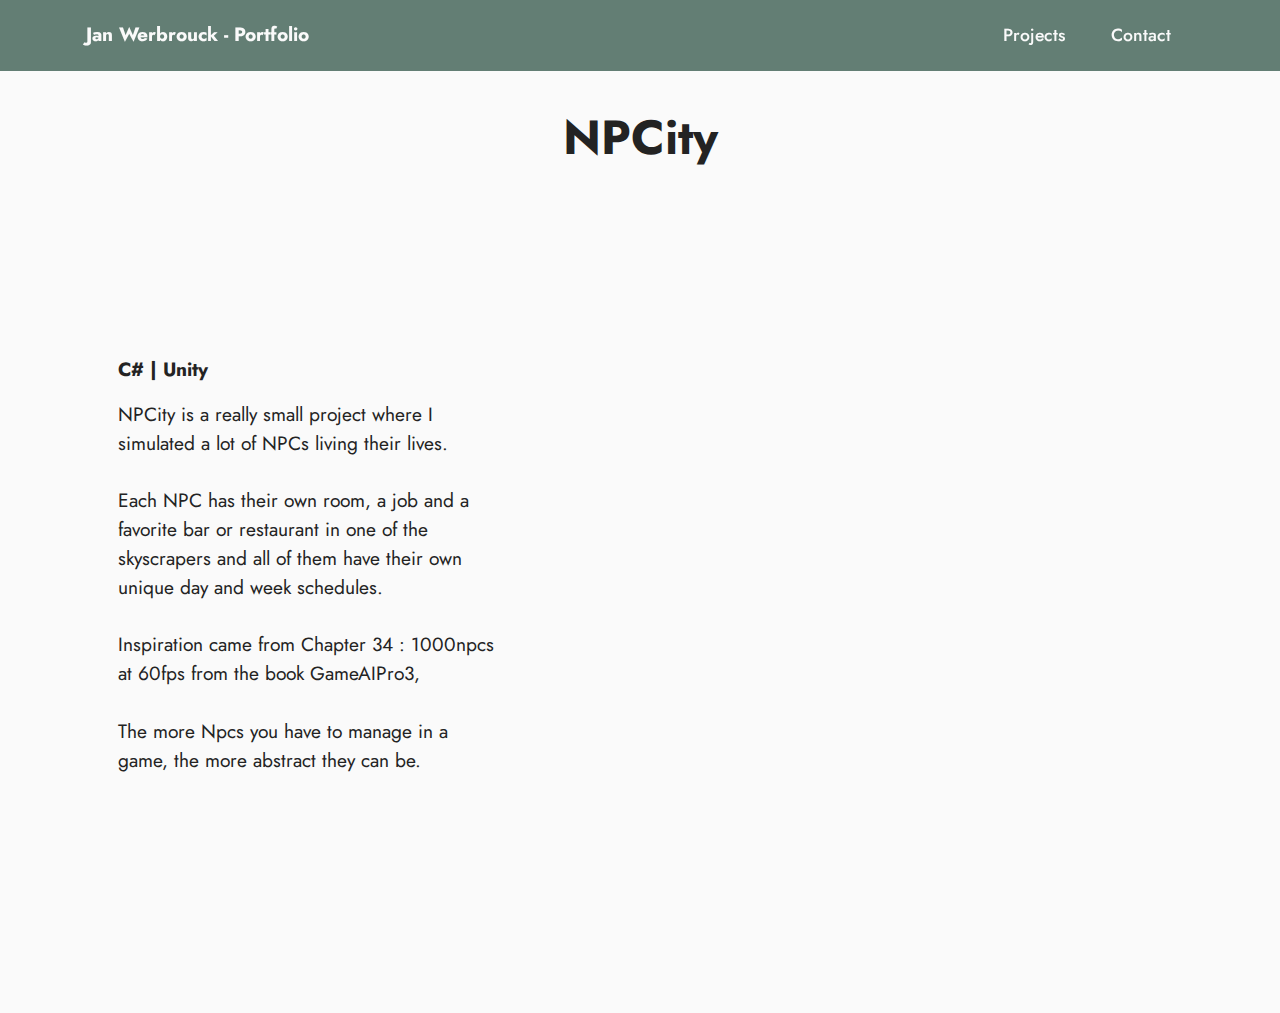
<file: npcity.html>
<!DOCTYPE html>
<html  >
<head>
  <!-- Site made with Mobirise Website Builder v5.6.13, https://mobirise.com -->
  <meta charset="UTF-8">
  <meta http-equiv="X-UA-Compatible" content="IE=edge">
  <meta name="generator" content="Mobirise v5.6.13, mobirise.com">
  <meta name="twitter:card" content="summary_large_image"/>
  <meta name="twitter:image:src" content="">
  <meta property="og:image" content="">
  <meta name="twitter:title" content="NPCity">
  <meta name="viewport" content="width=device-width, initial-scale=1, minimum-scale=1">
  <link rel="shortcut icon" href="assets/images/person-circle-outline.svg" type="image/x-icon">
  <meta name="description" content="">
  
  
  <title>NPCity</title>
  <link rel="stylesheet" href="assets/bootstrap/css/bootstrap.min.css">
  <link rel="stylesheet" href="assets/bootstrap/css/bootstrap-grid.min.css">
  <link rel="stylesheet" href="assets/bootstrap/css/bootstrap-reboot.min.css">
  <link rel="stylesheet" href="assets/dropdown/css/style.css">
  <link rel="stylesheet" href="assets/socicon/css/styles.css">
  <link rel="stylesheet" href="assets/theme/css/style.css">
  <link rel="preload" href="https://fonts.googleapis.com/css?family=Jost:100,200,300,400,500,600,700,800,900,100i,200i,300i,400i,500i,600i,700i,800i,900i&display=swap" as="style" onload="this.onload=null;this.rel='stylesheet'">
  <noscript><link rel="stylesheet" href="https://fonts.googleapis.com/css?family=Jost:100,200,300,400,500,600,700,800,900,100i,200i,300i,400i,500i,600i,700i,800i,900i&display=swap"></noscript>
  <link rel="preload" as="style" href="assets/mobirise/css/mbr-additional.css"><link rel="stylesheet" href="assets/mobirise/css/mbr-additional.css" type="text/css">
  
  
  
  
</head>
<body>
  
  <section data-bs-version="5.1" class="menu menu1 cid-sd7g0hEkEd" once="menu" id="menu1-1l">
    

    <nav class="navbar navbar-dropdown navbar-fixed-top navbar-expand-lg">
        <div class="container">
            <div class="navbar-brand">
                
                <span class="navbar-caption-wrap"><a class="navbar-caption text-white text-primary display-7" href="index.html">Jan Werbrouck - Portfolio<br></a></span>
            </div>
            <button class="navbar-toggler" type="button" data-toggle="collapse" data-bs-toggle="collapse" data-target="#navbarSupportedContent" data-bs-target="#navbarSupportedContent" aria-controls="navbarNavAltMarkup" aria-expanded="false" aria-label="Toggle navigation">
                <div class="hamburger">
                    <span></span>
                    <span></span>
                    <span></span>
                    <span></span>
                </div>
            </button>
            <div class="collapse navbar-collapse" id="navbarSupportedContent">
                <ul class="navbar-nav nav-dropdown nav-right" data-app-modern-menu="true"><li class="nav-item"><a class="nav-link link text-white display-4" href="index.html#content2-u">
                            Projects</a></li>
                    <li class="nav-item"><a class="nav-link link text-white display-4" href="index.html#contacts1-v">Contact</a>
                    </li></ul>
                
                
            </div>
        </div>
    </nav>
</section>

<section data-bs-version="5.1" class="video5 cid-sd7g0i56q5" id="video5-1m">
    
    <div class="container">
        <div class="title-wrapper mb-5">
            <h4 class="mbr-section-title mbr-fonts-style mb-0 display-2">
                <strong>NPCity</strong></h4>
        </div>
        <div class="row align-items-center">
            <div class="col-12 col-lg-7 video-block">
                <div class="video-wrapper"><iframe class="mbr-embedded-video" src="https://www.youtube.com/embed/s02byAgXzbA?rel=0&amp;amp;mute=1&amp;showinfo=0&amp;autoplay=0&amp;loop=0" width="1280" height="720" frameborder="0" allowfullscreen></iframe></div>
                
            </div>
            <div class="col-12 col-lg">
                <div class="text-wrapper">
                    <h3 class="mbr-section-subtitle mbr-fonts-style mb-3 display-7"><strong>C# | Unity</strong></h3>
                    <p class="mbr-text mbr-fonts-style display-7">NPCity is a really small project where I simulated a lot of NPCs living their lives.
<br>
<br>Each NPC has their own room, a job and a favorite bar or restaurant in one of the skyscrapers and all of them have their own unique day and week schedules.<br><br>Inspiration came from Chapter 34 : 1000npcs at 60fps from the book GameAIPro3,<br><br>The more Npcs you have to manage in a game, the more abstract they can be.&nbsp;</p>
                </div>
            </div>
        </div>
    </div>  
  
</body>
</html>
</file>
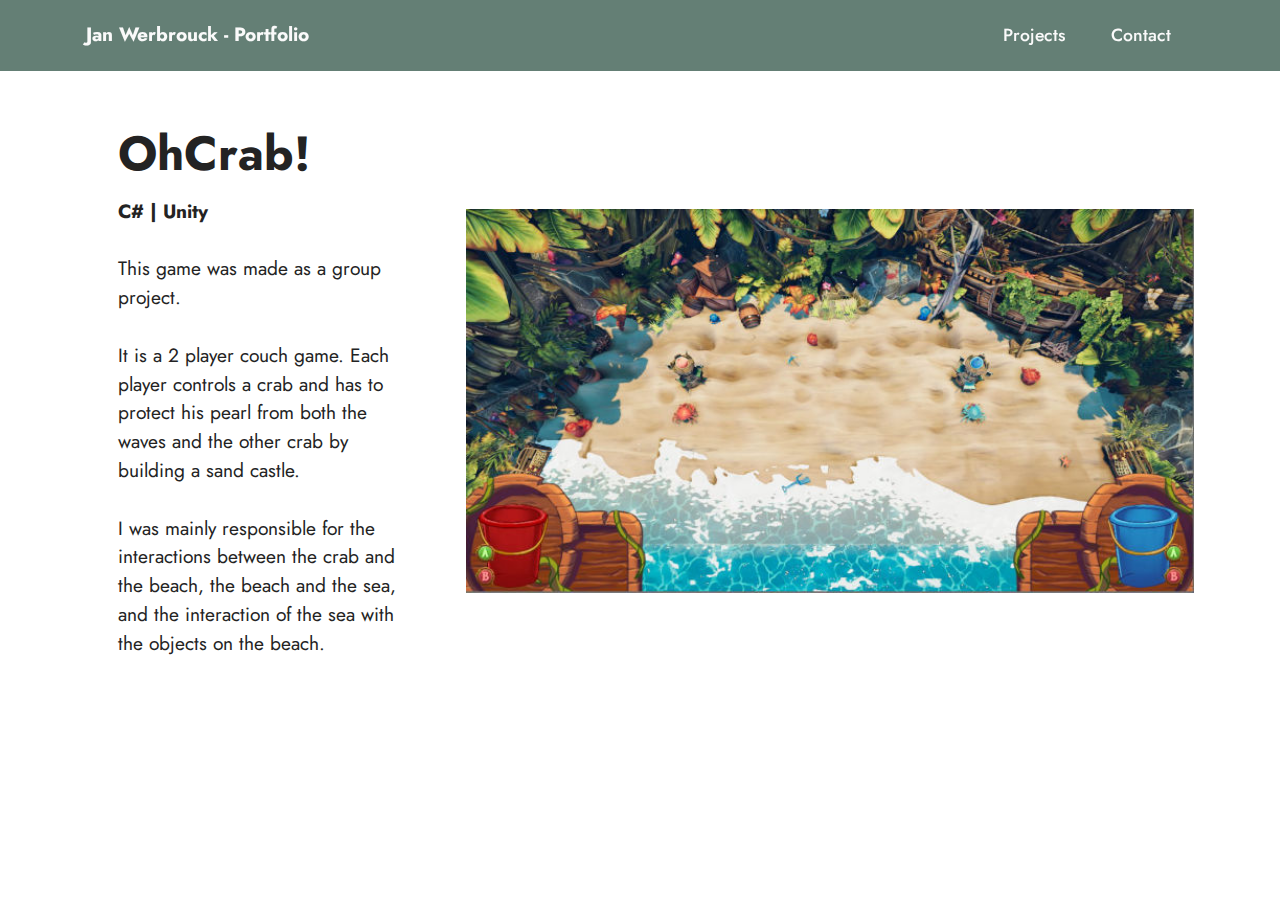
<file: ohcrab.html>
<!DOCTYPE html>
<html  >
<head>
  <!-- Site made with Mobirise Website Builder v5.6.13, https://mobirise.com -->
  <meta charset="UTF-8">
  <meta http-equiv="X-UA-Compatible" content="IE=edge">
  <meta name="generator" content="Mobirise v5.6.13, mobirise.com">
  <meta name="twitter:card" content="summary_large_image"/>
  <meta name="twitter:image:src" content="">
  <meta property="og:image" content="">
  <meta name="twitter:title" content="OhCrab!">
  <meta name="viewport" content="width=device-width, initial-scale=1, minimum-scale=1">
  <link rel="shortcut icon" href="assets/images/person-circle-outline.svg" type="image/x-icon">
  <meta name="description" content="">
  
  
  <title>OhCrab!</title>
  <link rel="stylesheet" href="assets/bootstrap/css/bootstrap.min.css">
  <link rel="stylesheet" href="assets/bootstrap/css/bootstrap-grid.min.css">
  <link rel="stylesheet" href="assets/bootstrap/css/bootstrap-reboot.min.css">
  <link rel="stylesheet" href="assets/dropdown/css/style.css">
  <link rel="stylesheet" href="assets/socicon/css/styles.css">
  <link rel="stylesheet" href="assets/theme/css/style.css">
  <link rel="preload" href="https://fonts.googleapis.com/css?family=Jost:100,200,300,400,500,600,700,800,900,100i,200i,300i,400i,500i,600i,700i,800i,900i&display=swap" as="style" onload="this.onload=null;this.rel='stylesheet'">
  <noscript><link rel="stylesheet" href="https://fonts.googleapis.com/css?family=Jost:100,200,300,400,500,600,700,800,900,100i,200i,300i,400i,500i,600i,700i,800i,900i&display=swap"></noscript>
  <link rel="preload" as="style" href="assets/mobirise/css/mbr-additional.css"><link rel="stylesheet" href="assets/mobirise/css/mbr-additional.css" type="text/css">
  
  
  
  
</head>
<body>
  
  <section data-bs-version="5.1" class="menu menu1 cid-sekx0wgE5U" once="menu" id="menu1-2r">
    

    <nav class="navbar navbar-dropdown navbar-fixed-top navbar-expand-lg">
        <div class="container">
            <div class="navbar-brand">
                
                <span class="navbar-caption-wrap"><a class="navbar-caption text-white text-primary display-7" href="index.html">Jan Werbrouck - Portfolio<br></a></span>
            </div>
            <button class="navbar-toggler" type="button" data-toggle="collapse" data-bs-toggle="collapse" data-target="#navbarSupportedContent" data-bs-target="#navbarSupportedContent" aria-controls="navbarNavAltMarkup" aria-expanded="false" aria-label="Toggle navigation">
                <div class="hamburger">
                    <span></span>
                    <span></span>
                    <span></span>
                    <span></span>
                </div>
            </button>
            <div class="collapse navbar-collapse" id="navbarSupportedContent">
                <ul class="navbar-nav nav-dropdown nav-right" data-app-modern-menu="true"><li class="nav-item"><a class="nav-link link text-white display-4" href="index.html#content2-u">
                            Projects</a></li>
                    <li class="nav-item"><a class="nav-link link text-white display-4" href="index.html#contacts1-v">Contact</a>
                    </li></ul>
                
                
            </div>
        </div>
    </nav>
</section>

<section data-bs-version="5.1" class="image2 cid-sekx0wJ2Kz" id="image2-2s">
    

    

    <div class="container">
        <div class="row align-items-center">
            <div class="col-12 col-lg-8">
                <div class="image-wrapper">
                    <img src="assets/images/ohcrab1-696x367.jpg" alt="Mobirise">
                    
                </div>
            </div>
            <div class="col-12 col-lg">
                <div class="text-wrapper">
                    <h3 class="mbr-section-title mbr-fonts-style mb-3 display-2">
                        <strong>OhCrab!</strong><strong><br></strong></h3>
                    <p class="mbr-text mbr-fonts-style display-7"><strong>C# | Unity</strong><br><br>This game was made as a group project.<br><br>It is a 2 player couch game. Each player controls a crab and has to protect his pearl from both the waves and the other crab by building a sand castle.<br><br>I was mainly responsible for the interactions between the crab and the beach, the beach and the sea, and the interaction of the sea with the objects on the beach.</p>
                </div>
            </div>
        </div>
    </div>  
  
</body>
</html>
</file>
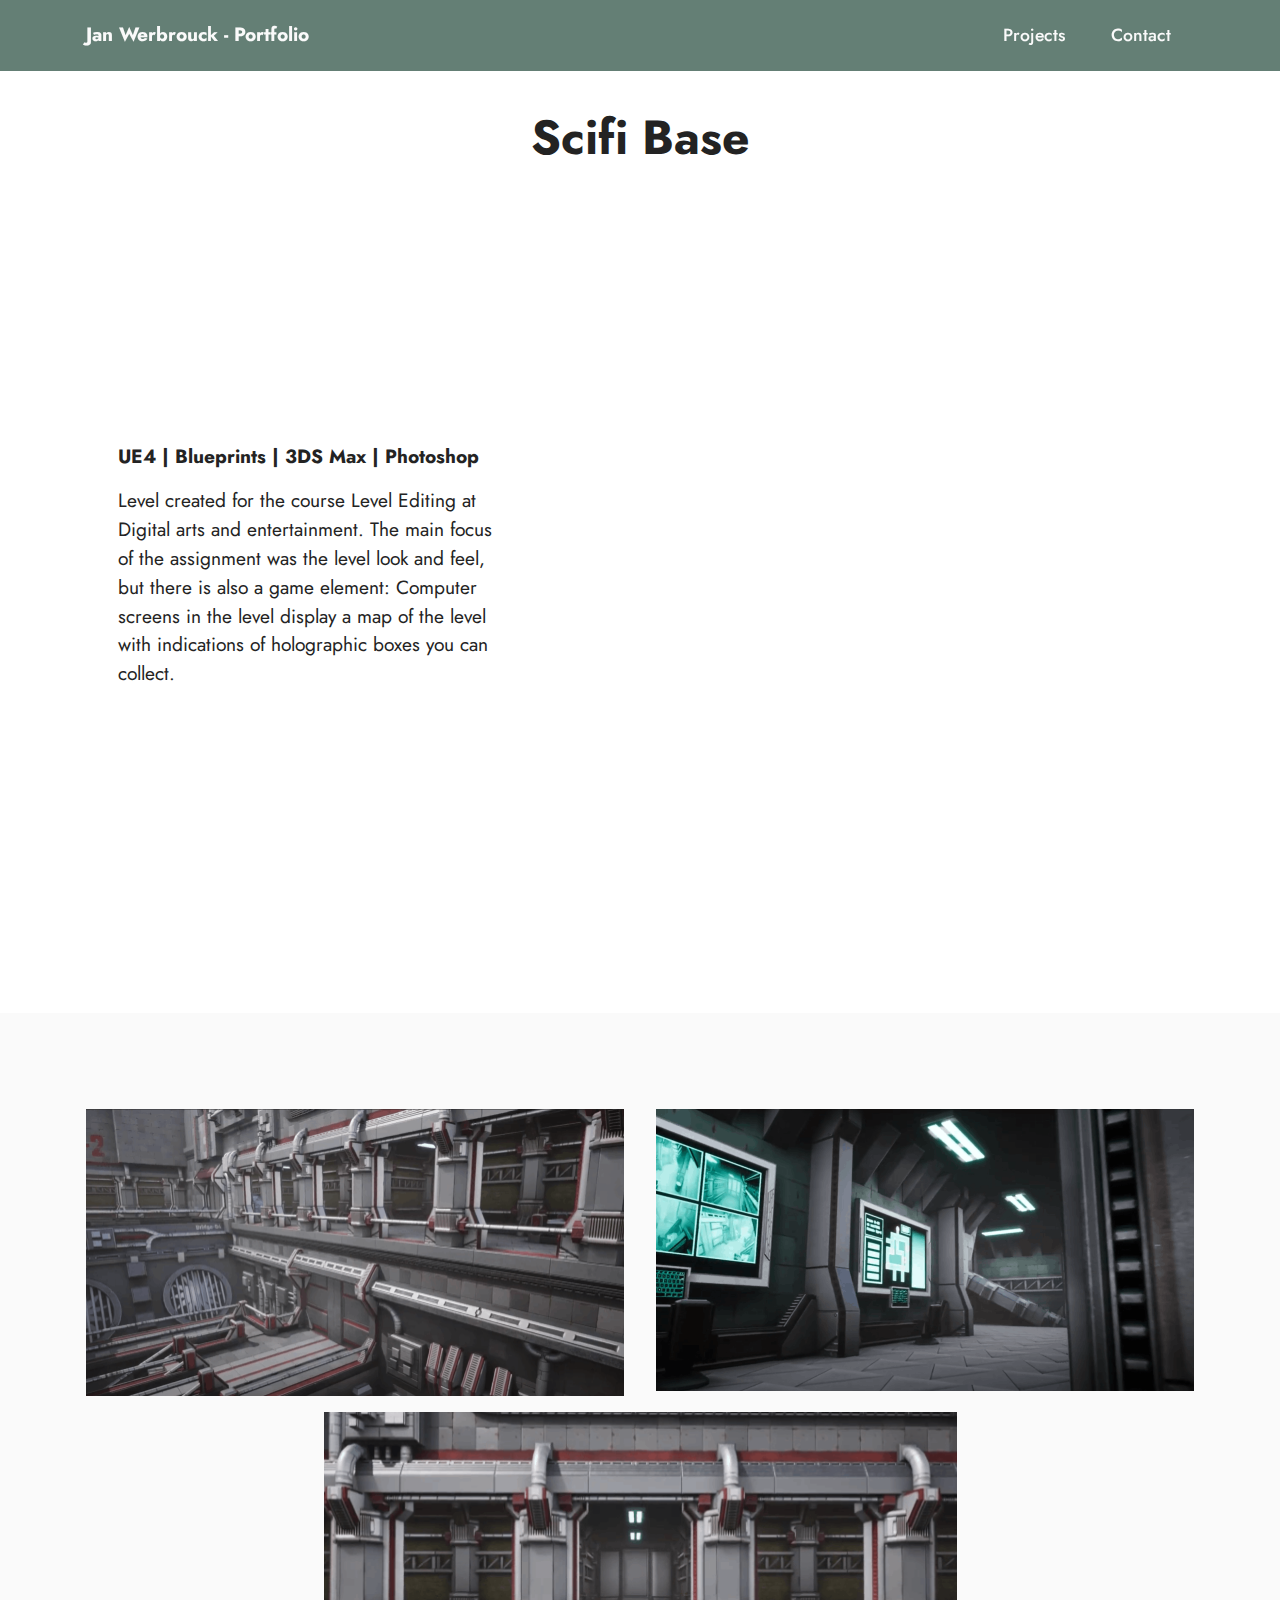
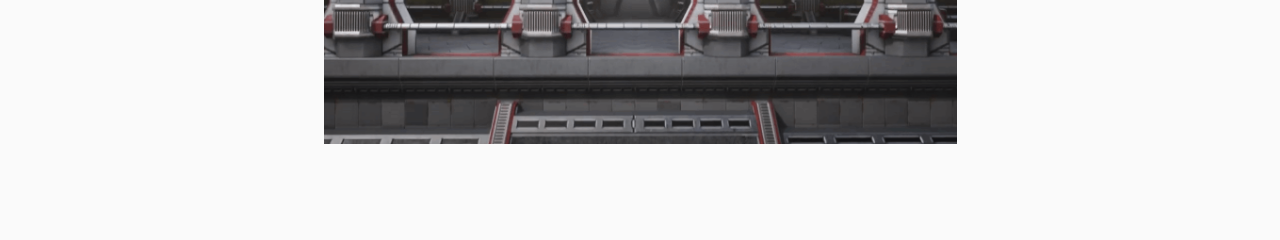
<file: scifiscene.html>
<!DOCTYPE html>
<html  >
<head>
  <!-- Site made with Mobirise Website Builder v5.6.13, https://mobirise.com -->
  <meta charset="UTF-8">
  <meta http-equiv="X-UA-Compatible" content="IE=edge">
  <meta name="generator" content="Mobirise v5.6.13, mobirise.com">
  <meta name="twitter:card" content="summary_large_image"/>
  <meta name="twitter:image:src" content="">
  <meta property="og:image" content="">
  <meta name="twitter:title" content="ScifiScene">
  <meta name="viewport" content="width=device-width, initial-scale=1, minimum-scale=1">
  <link rel="shortcut icon" href="assets/images/person-circle-outline.svg" type="image/x-icon">
  <meta name="description" content="">
  
  
  <title>ScifiScene</title>
  <link rel="stylesheet" href="assets/bootstrap/css/bootstrap.min.css">
  <link rel="stylesheet" href="assets/bootstrap/css/bootstrap-grid.min.css">
  <link rel="stylesheet" href="assets/bootstrap/css/bootstrap-reboot.min.css">
  <link rel="stylesheet" href="assets/dropdown/css/style.css">
  <link rel="stylesheet" href="assets/socicon/css/styles.css">
  <link rel="stylesheet" href="assets/theme/css/style.css">
  <link rel="preload" href="https://fonts.googleapis.com/css?family=Jost:100,200,300,400,500,600,700,800,900,100i,200i,300i,400i,500i,600i,700i,800i,900i&display=swap" as="style" onload="this.onload=null;this.rel='stylesheet'">
  <noscript><link rel="stylesheet" href="https://fonts.googleapis.com/css?family=Jost:100,200,300,400,500,600,700,800,900,100i,200i,300i,400i,500i,600i,700i,800i,900i&display=swap"></noscript>
  <link rel="preload" as="style" href="assets/mobirise/css/mbr-additional.css"><link rel="stylesheet" href="assets/mobirise/css/mbr-additional.css" type="text/css">
  
  
  
  
</head>
<body>
  
  <section data-bs-version="5.1" class="menu menu1 cid-sdwy7IYsRM" once="menu" id="menu1-1y">
    

    <nav class="navbar navbar-dropdown navbar-fixed-top navbar-expand-lg">
        <div class="container">
            <div class="navbar-brand">
                
                <span class="navbar-caption-wrap"><a class="navbar-caption text-white text-primary display-7" href="index.html">Jan Werbrouck - Portfolio<br></a></span>
            </div>
            <button class="navbar-toggler" type="button" data-toggle="collapse" data-bs-toggle="collapse" data-target="#navbarSupportedContent" data-bs-target="#navbarSupportedContent" aria-controls="navbarNavAltMarkup" aria-expanded="false" aria-label="Toggle navigation">
                <div class="hamburger">
                    <span></span>
                    <span></span>
                    <span></span>
                    <span></span>
                </div>
            </button>
            <div class="collapse navbar-collapse" id="navbarSupportedContent">
                <ul class="navbar-nav nav-dropdown nav-right" data-app-modern-menu="true"><li class="nav-item"><a class="nav-link link text-white display-4" href="index.html#content2-u">
                            Projects</a></li>
                    <li class="nav-item"><a class="nav-link link text-white display-4" href="index.html#contacts1-v">Contact</a>
                    </li></ul>
                
                
            </div>
        </div>
    </nav>
</section>

<section data-bs-version="5.1" class="video5 cid-sdwy7JjQBU" id="video5-1z">
    
    <div class="container">
        <div class="title-wrapper mb-5">
            <h4 class="mbr-section-title mbr-fonts-style mb-0 display-2">
                <strong>Scifi Base</strong></h4>
        </div>
        <div class="row align-items-center">
            <div class="col-12 col-lg-7 video-block">
                <div class="video-wrapper"><iframe class="mbr-embedded-video" src="https://www.youtube.com/embed/t1YRj_ldhk4?rel=0&amp;amp;mute=1&amp;showinfo=0&amp;autoplay=0&amp;loop=0" width="1280" height="720" frameborder="0" allowfullscreen></iframe></div>
                
            </div>
            <div class="col-12 col-lg">
                <div class="text-wrapper">
                    <h3 class="mbr-section-subtitle mbr-fonts-style mb-3 display-7"><strong>UE4 | Blueprints | 3DS Max | Photoshop</strong></h3>
                    <p class="mbr-text mbr-fonts-style display-7">Level created for the course Level Editing at Digital arts and entertainment. The main focus of the assignment was the level look and feel, but there is also a game element: Computer screens in the level display a map of the level with indications of holographic boxes you can collect.</p>
                </div>
            </div>
        </div>
    </div>
</section>

<section data-bs-version="5.1" class="image4 cid-sdwz3shUbj" id="image4-20">
    

    

    <div class="container">
        <div class="row">
            <div class="col-12 col-lg-6">
                <div class="image-wrapper">
                    <img src="assets/images/inside-1076x564.png" alt="Mobirise">
                    
                </div>
            </div>
            <div class="col-12 col-lg-6">
                <div class="image-wrapper">
                    <img src="assets/images/capturelevel-1076x575.png" alt="scene overview">
                    
                </div>
            </div>
        </div>
    </div>
</section>

<section data-bs-version="5.1" class="image3 cid-sdwzmyRmOx" id="image3-21">
    

    

    <div class="container">
        <div class="row justify-content-center">
            <div class="col-12 col-lg-7">
                <div class="image-wrapper">
                    <img src="assets/images/part2-1343x703.png" alt="Mobirise">
                    
                </div>
            </div>
        </div>
    </div>  
  
</body>
</html>
</file>
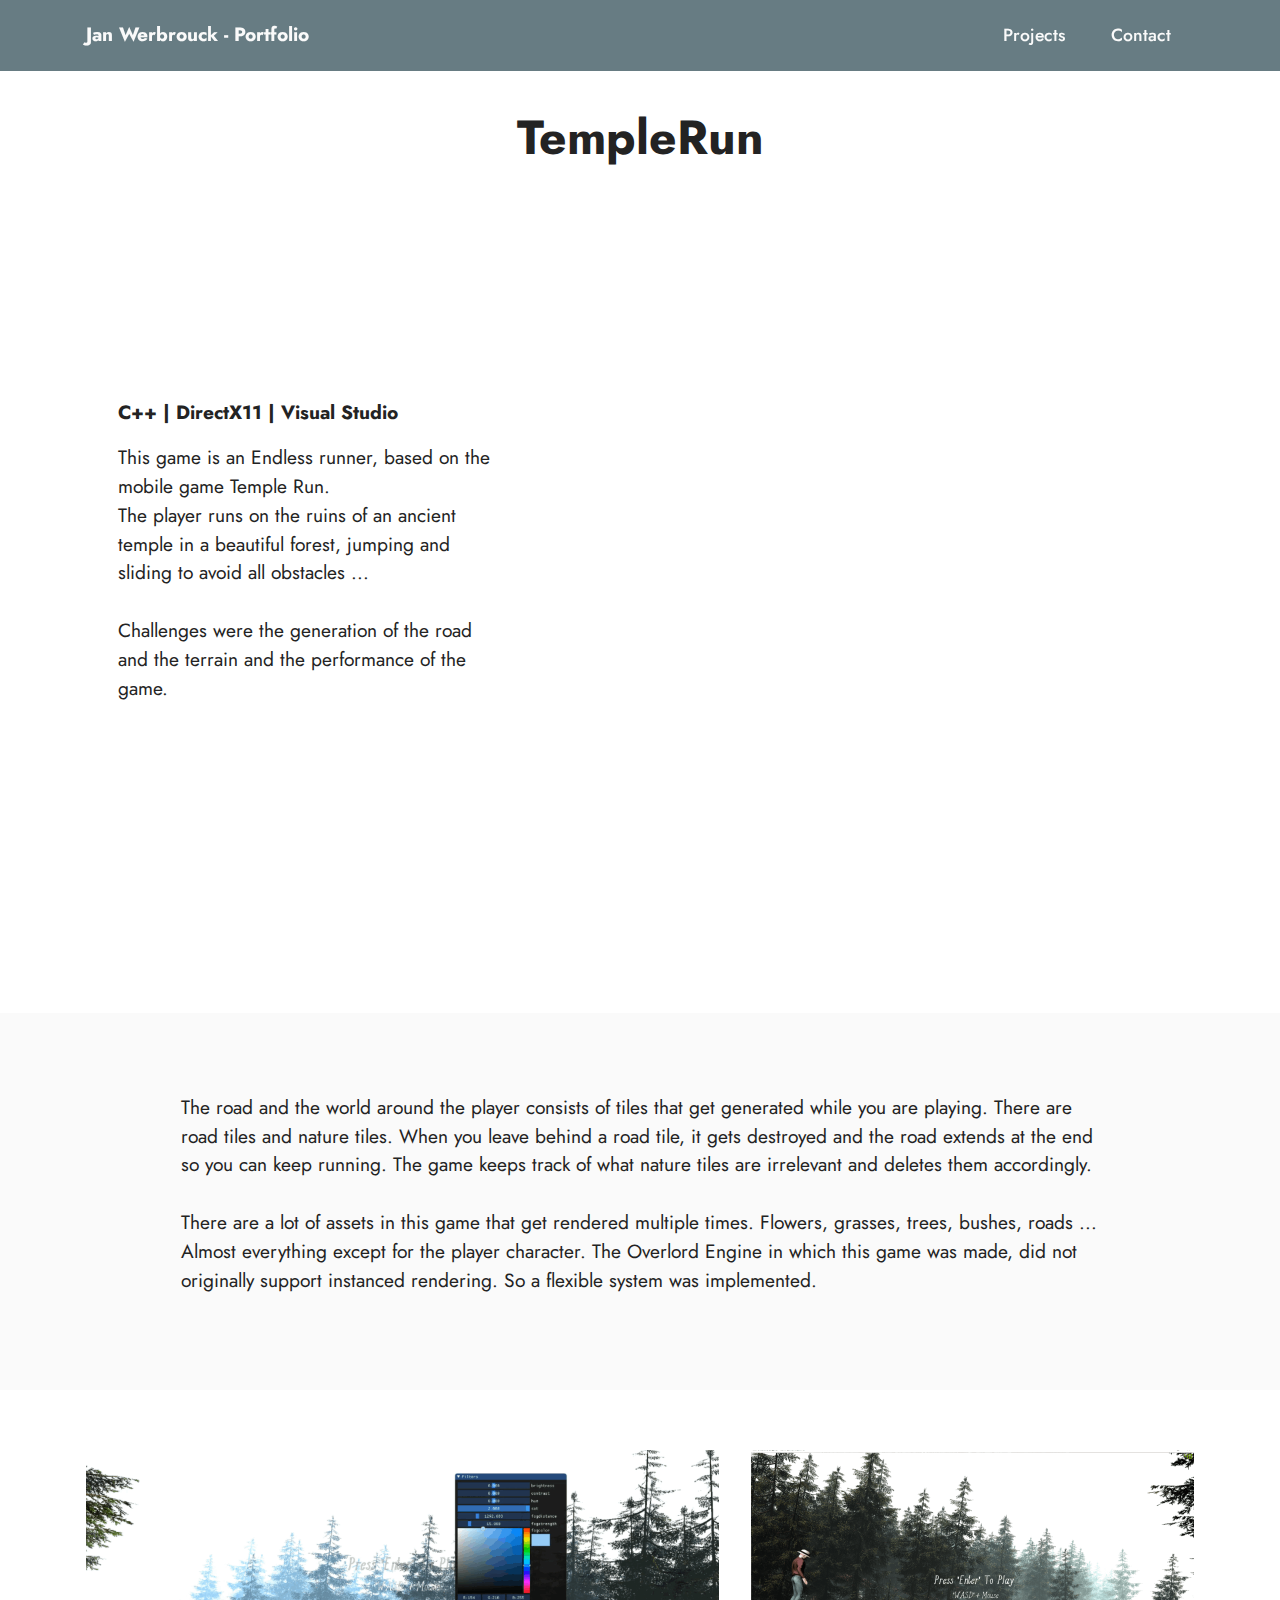
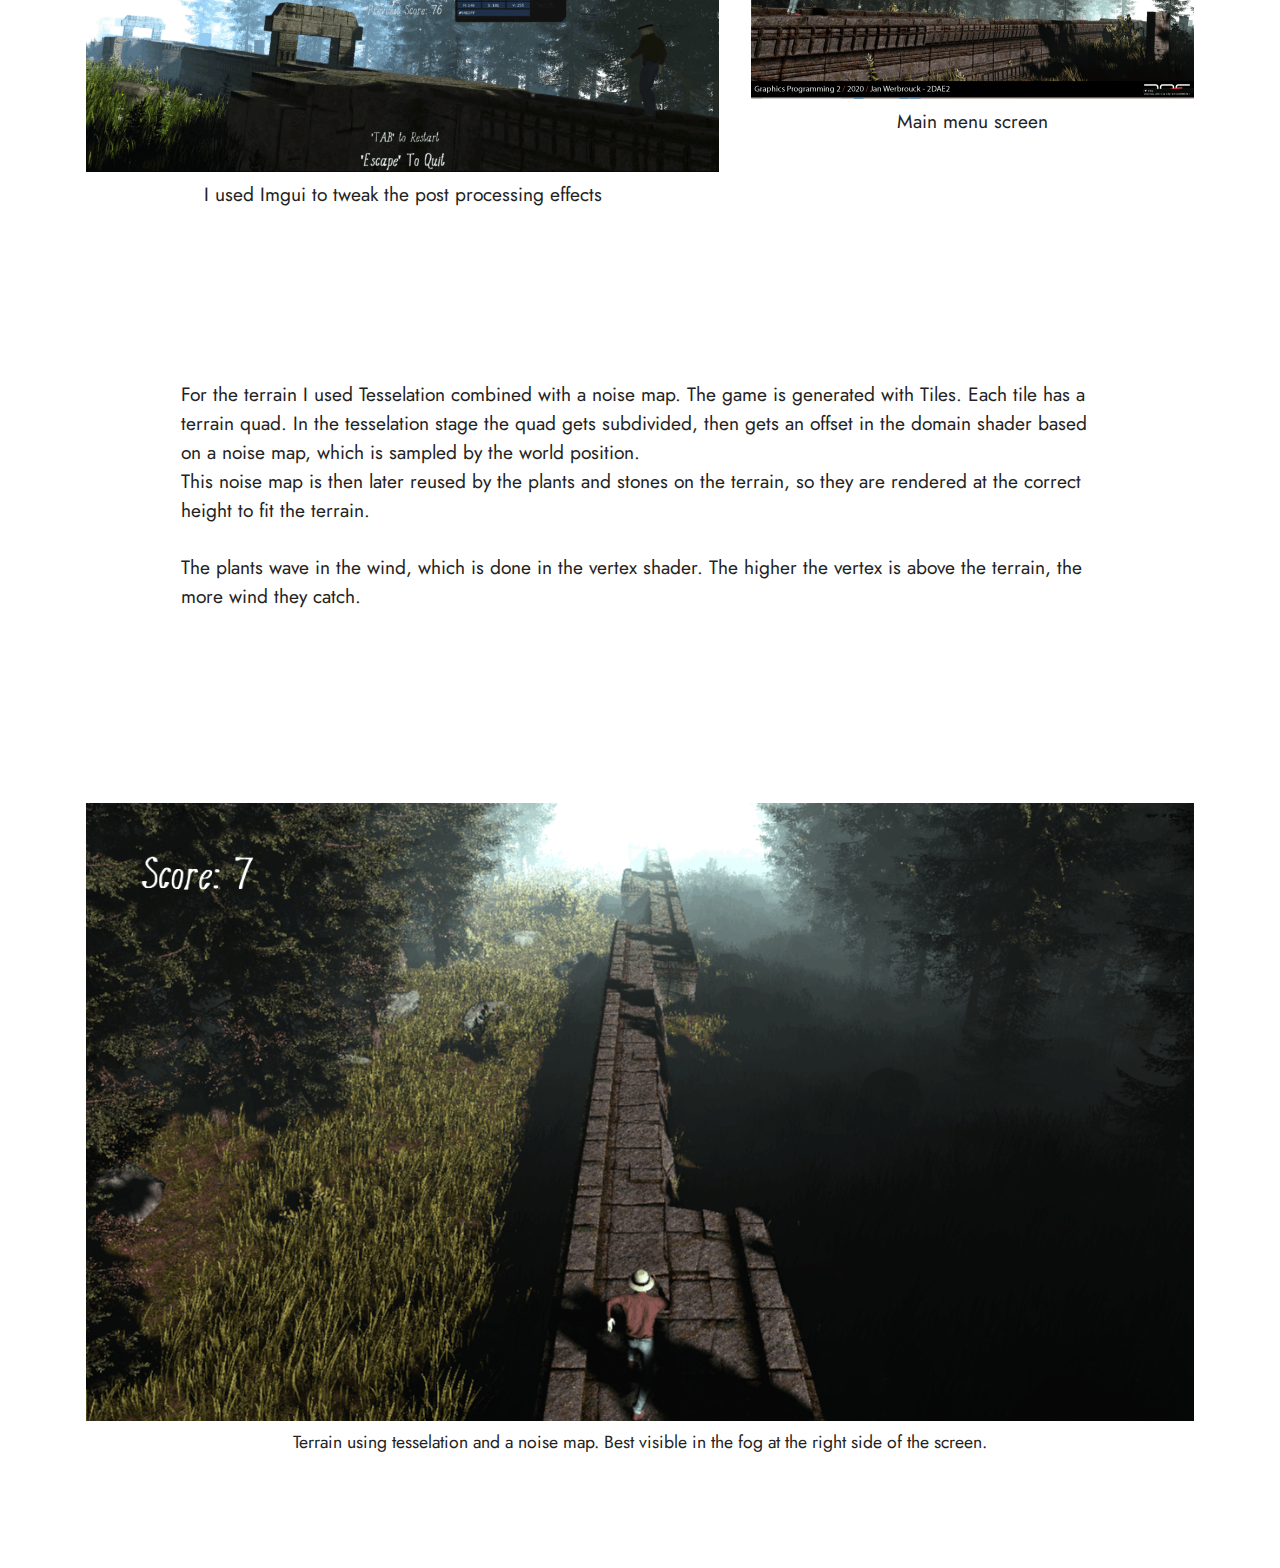
<file: templerun.html>
<!DOCTYPE html>
<html  >
<head>
  <!-- Site made with Mobirise Website Builder v5.6.13, https://mobirise.com -->
  <meta charset="UTF-8">
  <meta http-equiv="X-UA-Compatible" content="IE=edge">
  <meta name="generator" content="Mobirise v5.6.13, mobirise.com">
  <meta name="twitter:card" content="summary_large_image"/>
  <meta name="twitter:image:src" content="">
  <meta property="og:image" content="">
  <meta name="twitter:title" content="TempleRun">
  <meta name="viewport" content="width=device-width, initial-scale=1, minimum-scale=1">
  <link rel="shortcut icon" href="assets/images/person-circle-outline.svg" type="image/x-icon">
  <meta name="description" content="">
  
  
  <title>TempleRun</title>
  <link rel="stylesheet" href="assets/bootstrap/css/bootstrap.min.css">
  <link rel="stylesheet" href="assets/bootstrap/css/bootstrap-grid.min.css">
  <link rel="stylesheet" href="assets/bootstrap/css/bootstrap-reboot.min.css">
  <link rel="stylesheet" href="assets/dropdown/css/style.css">
  <link rel="stylesheet" href="assets/socicon/css/styles.css">
  <link rel="stylesheet" href="assets/theme/css/style.css">
  <link rel="preload" href="https://fonts.googleapis.com/css?family=Jost:100,200,300,400,500,600,700,800,900,100i,200i,300i,400i,500i,600i,700i,800i,900i&display=swap" as="style" onload="this.onload=null;this.rel='stylesheet'">
  <noscript><link rel="stylesheet" href="https://fonts.googleapis.com/css?family=Jost:100,200,300,400,500,600,700,800,900,100i,200i,300i,400i,500i,600i,700i,800i,900i&display=swap"></noscript>
  <link rel="preload" as="style" href="assets/mobirise/css/mbr-additional.css"><link rel="stylesheet" href="assets/mobirise/css/mbr-additional.css" type="text/css">
  
  
  
  
</head>
<body>
  
  <section data-bs-version="5.1" class="menu menu1 cid-sd6qYX0uMd" once="menu" id="menu1-15">
    

    <nav class="navbar navbar-dropdown navbar-fixed-top navbar-expand-lg">
        <div class="container">
            <div class="navbar-brand">
                
                <span class="navbar-caption-wrap"><a class="navbar-caption text-white text-primary display-7" href="index.html">Jan Werbrouck - Portfolio<br></a></span>
            </div>
            <button class="navbar-toggler" type="button" data-toggle="collapse" data-bs-toggle="collapse" data-target="#navbarSupportedContent" data-bs-target="#navbarSupportedContent" aria-controls="navbarNavAltMarkup" aria-expanded="false" aria-label="Toggle navigation">
                <div class="hamburger">
                    <span></span>
                    <span></span>
                    <span></span>
                    <span></span>
                </div>
            </button>
            <div class="collapse navbar-collapse" id="navbarSupportedContent">
                <ul class="navbar-nav nav-dropdown nav-right" data-app-modern-menu="true"><li class="nav-item"><a class="nav-link link text-white display-4" href="index.html#content2-u">
                            Projects</a></li>
                    <li class="nav-item"><a class="nav-link link text-white display-4" href="index.html#contacts1-v">Contact</a>
                    </li></ul>
                
                
            </div>
        </div>
    </nav>
</section>

<section data-bs-version="5.1" class="video5 cid-sd7dk4vcDm" id="video5-16">
    
    <div class="container">
        <div class="title-wrapper mb-5">
            <h4 class="mbr-section-title mbr-fonts-style mb-0 display-2">
                <strong>TempleRun</strong></h4>
        </div>
        <div class="row align-items-center">
            <div class="col-12 col-lg-7 video-block">
                <div class="video-wrapper"><iframe class="mbr-embedded-video" src="https://www.youtube.com/embed/t-FEHXsuNW0?rel=0&amp;amp;mute=1&amp;showinfo=0&amp;autoplay=0&amp;loop=0" width="1280" height="720" frameborder="0" allowfullscreen></iframe></div>
                
            </div>
            <div class="col-12 col-lg">
                <div class="text-wrapper">
                    <h3 class="mbr-section-subtitle mbr-fonts-style mb-3 display-7"><strong>C++ | DirectX11 | Visual Studio</strong></h3>
                    <p class="mbr-text mbr-fonts-style display-7">This game is an Endless runner, based on the mobile game Temple Run.
<br>The player runs on the ruins of an ancient temple in a beautiful forest, jumping and sliding to avoid all obstacles ...<br><br>Challenges were the generation of the road and the terrain and the performance of the game.<br><br></p>
                </div>
            </div>
        </div>
    </div>
</section>

<section data-bs-version="5.1" class="content5 cid-sduKQwOMb0" id="content5-1t">
    
    <div class="container">
        <div class="row justify-content-center">
            <div class="col-md-12 col-lg-10">
                
                
                <p class="mbr-text mbr-fonts-style display-7">
                    The road and the world around the player consists of tiles that get generated while you are playing. There are road tiles and nature tiles. When you leave behind a road tile, it gets destroyed and the road extends at the end so you can keep running. The game keeps track of what nature tiles are irrelevant and deletes them accordingly.<br><br>There are a lot of assets in this game that get rendered multiple times. Flowers, grasses, trees, bushes, roads ...
<br>Almost everything except for the player character. The Overlord Engine in which this game was made, did not originally support instanced rendering. So a flexible system was implemented. <br></p>
            </div>
        </div>
    </div>
</section>

<section data-bs-version="5.1" class="image5 cid-sd7dkyPytI" id="image5-17">
    
    
    <div class="container">
        <div class="row">
            <div class="col-12 col-md-12">
                <div class="row">
                    <div class="col-12 col-lg-7">
                        <div class="img-item mb-3">
                            <img src="assets/images/tr-1076x546.png" alt="">
                            <p class="mbr-fonts-style align-center mt-2 display-7">I used Imgui to tweak the post processing effects</p>
                        </div>
                    </div>
                    <div class="col-12 col-lg">
                        <div class="img-item mb-3">
                            <img src="assets/images/100085822-818180705377230-9161785607444234240-n-1-886x498.png" alt="">
                            <p class="mbr-fonts-style align-center mt-2 display-7">Main menu screen<br><br></p>
                        </div>
                    </div>
                </div>
            </div>
        </div>
    </div>
</section>

<section data-bs-version="5.1" class="content5 cid-segVrsjRg7" id="content5-2c">
    
    <div class="container">
        <div class="row justify-content-center">
            <div class="col-md-12 col-lg-10">
                
                
                <p class="mbr-text mbr-fonts-style display-7">For the terrain I used Tesselation combined with a noise map. The game is generated with Tiles. Each tile has a terrain quad. In the tesselation stage the quad gets subdivided, then gets an offset in the domain shader based on a noise map, which is sampled by the world position.
<br>This noise map is then later reused by the plants and stones on the terrain, so they are rendered at the correct height to fit the terrain.<br><br> The plants wave in the wind, which is done in the vertex shader. The higher the vertex is above the terrain, the more wind they catch.<br></p>
            </div>
        </div>
    </div>
</section>

<section data-bs-version="5.1" class="image3 cid-segVznMkt2" id="image3-2d">
    

    

    <div class="container">
        <div class="row justify-content-center">
            <div class="col-12 col-lg-12">
                <div class="image-wrapper">
                    <img src="assets/images/capture-1275x712.png" alt="Mobirise">
                    <p class="mbr-description mbr-fonts-style mt-2 align-center display-4">Terrain using tesselation and a noise map.&nbsp;Best visible in the fog at the right side of the screen.</p>
                </div>
            </div>
        </div>
    </div>  
  
</body>
</html>
</file>
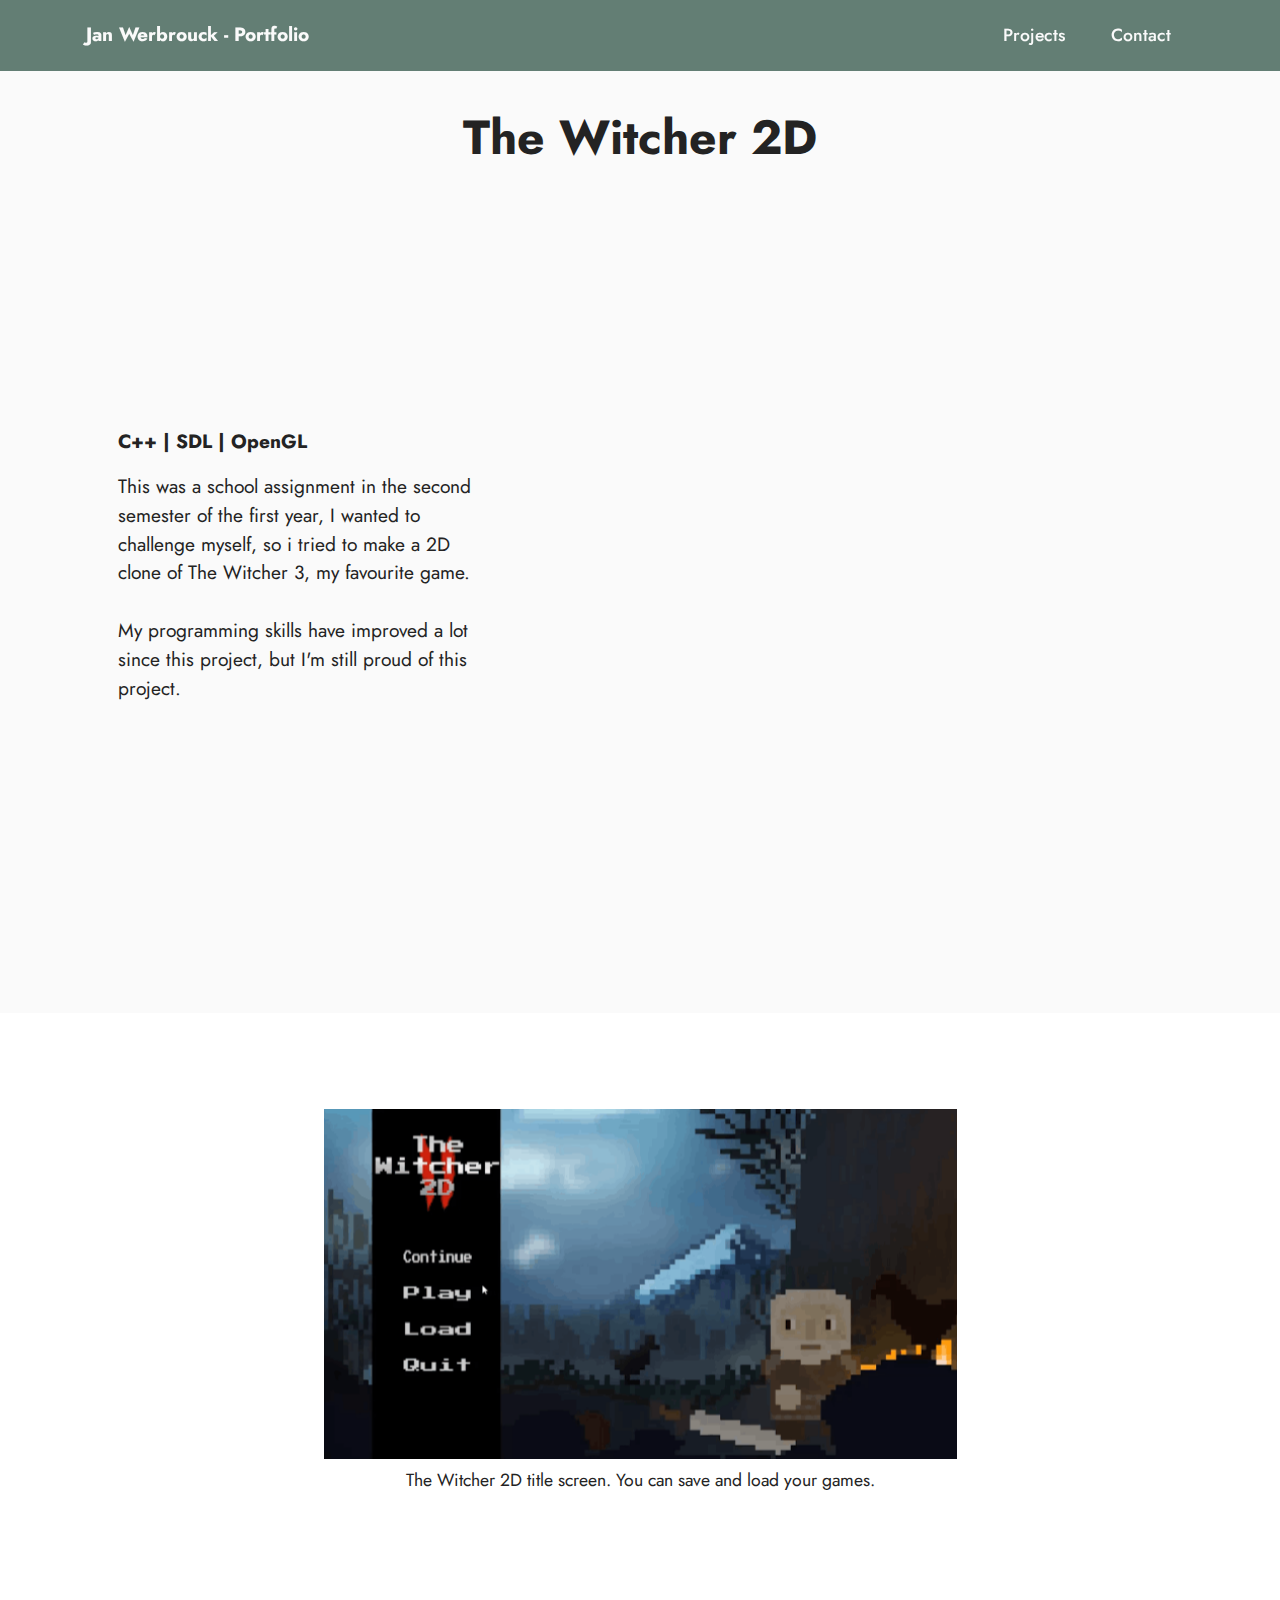
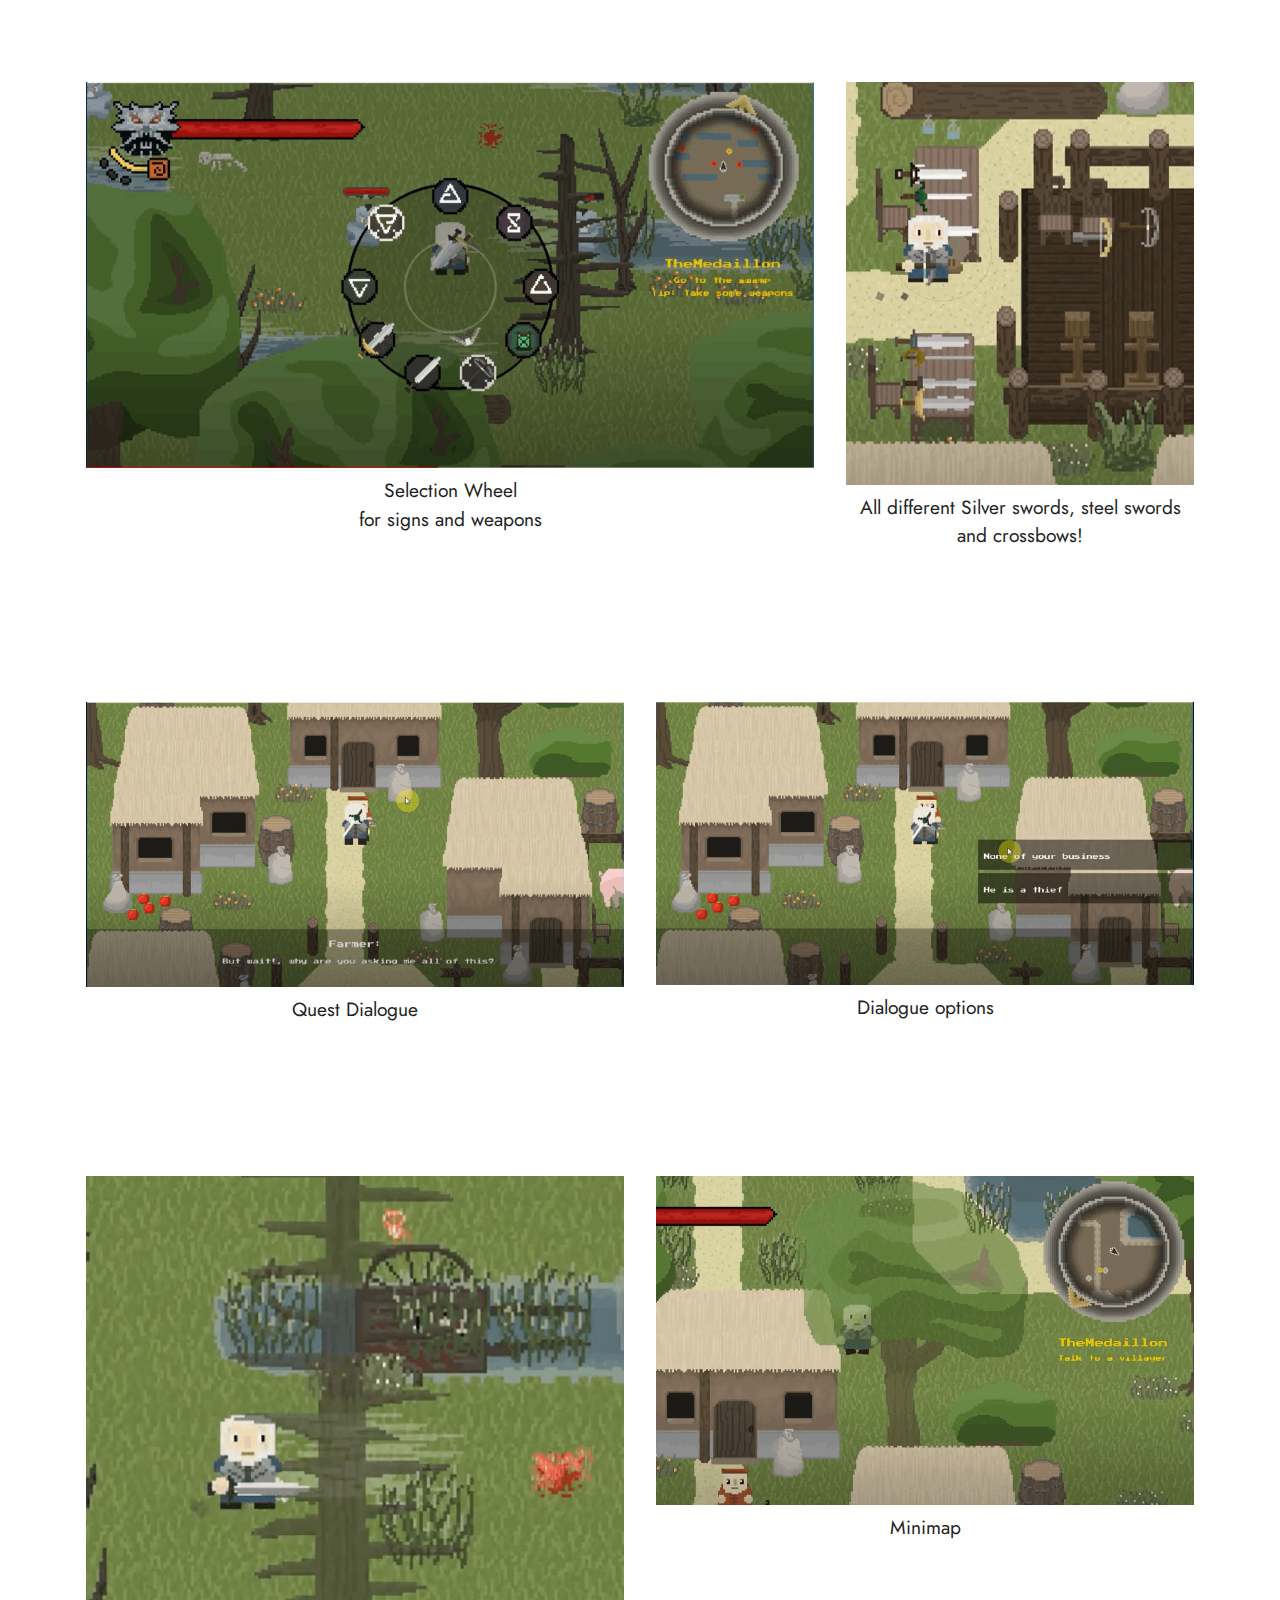
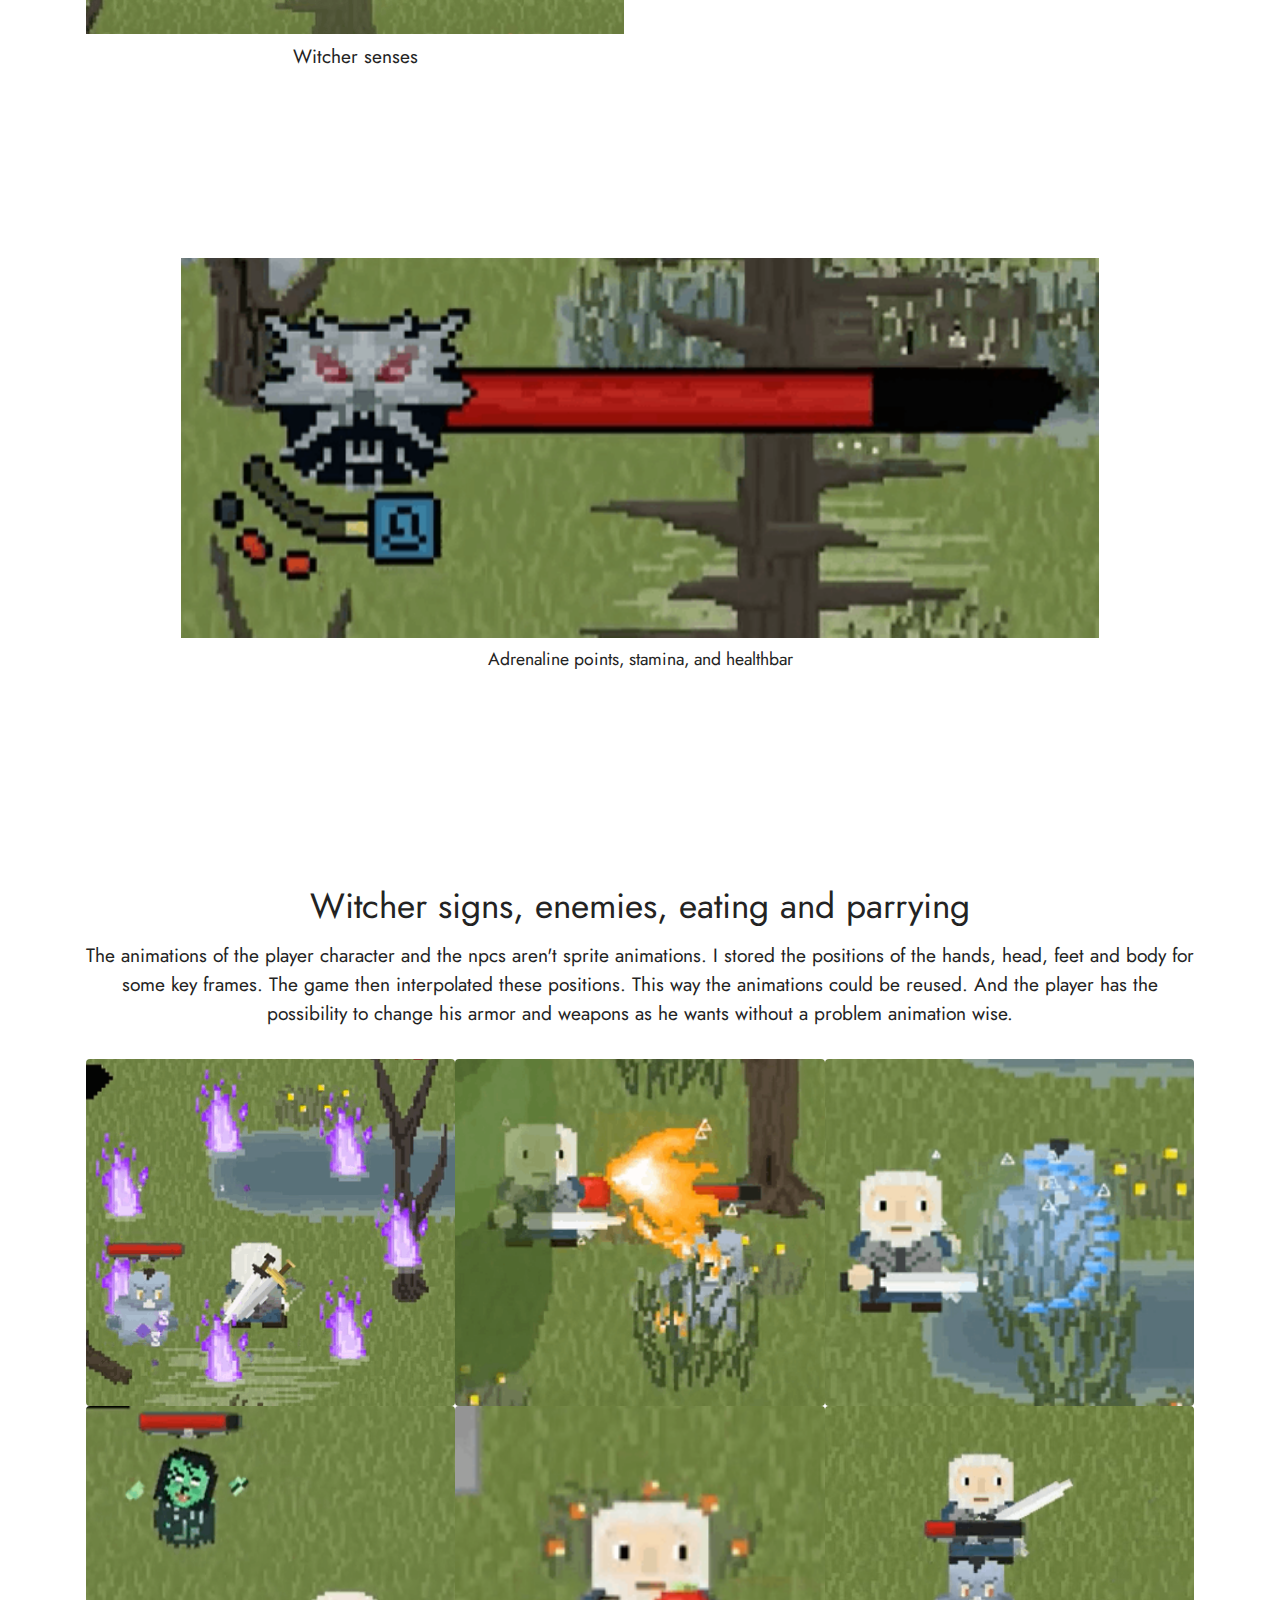
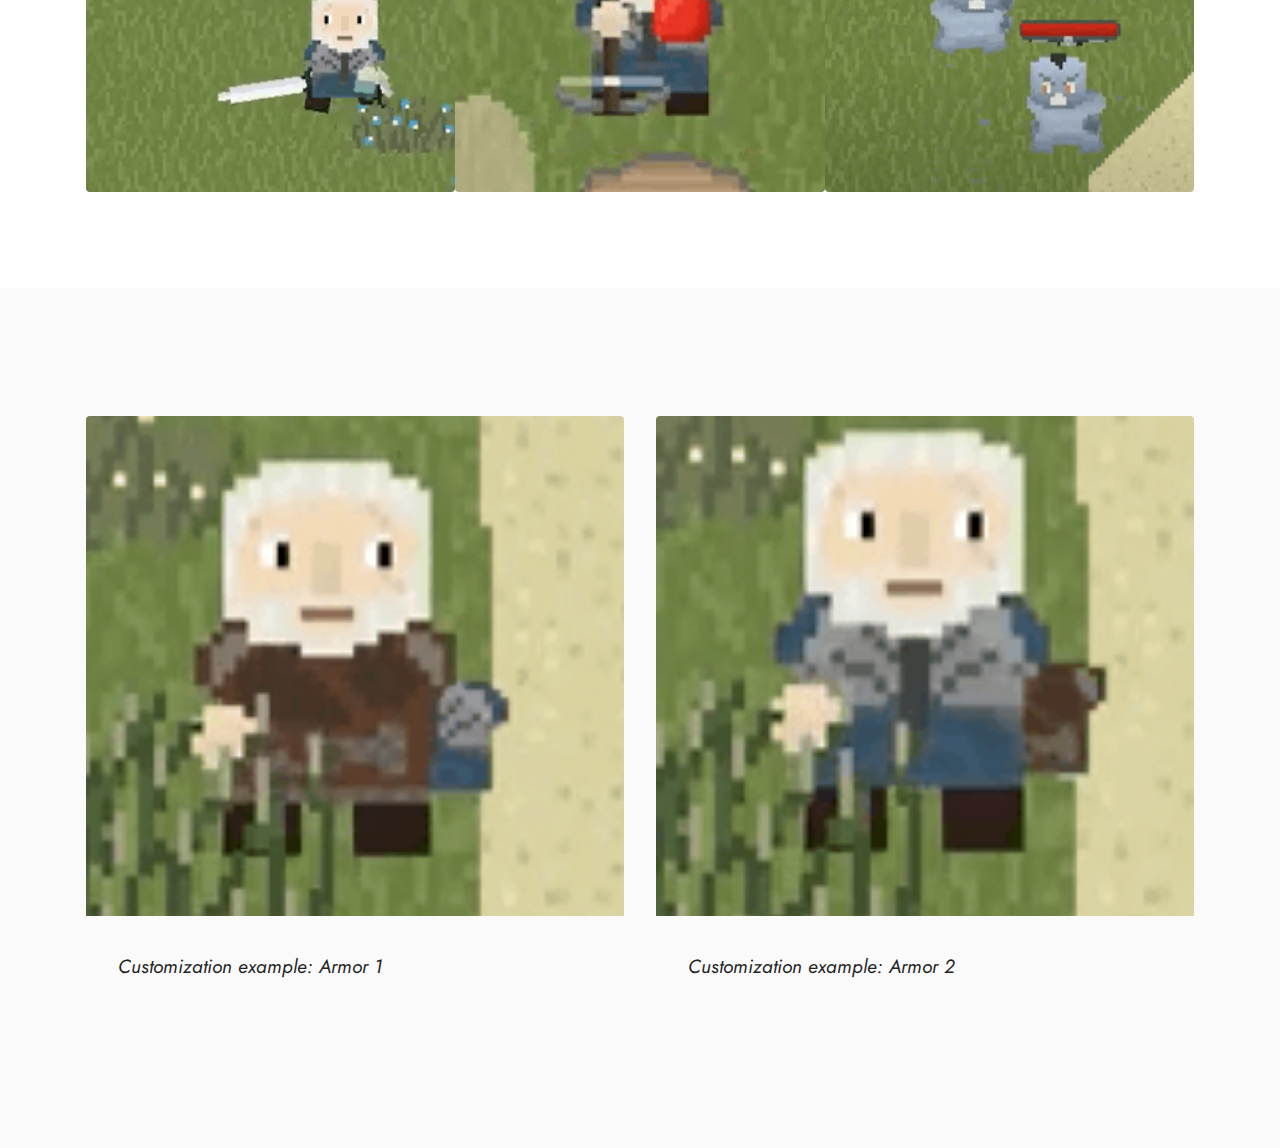
<file: thewitcher2d.html>
<!DOCTYPE html>
<html  >
<head>
  <!-- Site made with Mobirise Website Builder v5.6.13, https://mobirise.com -->
  <meta charset="UTF-8">
  <meta http-equiv="X-UA-Compatible" content="IE=edge">
  <meta name="generator" content="Mobirise v5.6.13, mobirise.com">
  <meta name="twitter:card" content="summary_large_image"/>
  <meta name="twitter:image:src" content="">
  <meta property="og:image" content="">
  <meta name="twitter:title" content="The Witcher 2D">
  <meta name="viewport" content="width=device-width, initial-scale=1, minimum-scale=1">
  <link rel="shortcut icon" href="assets/images/person-circle-outline.svg" type="image/x-icon">
  <meta name="description" content="">
  
  
  <title>The Witcher 2D</title>
  <link rel="stylesheet" href="assets/bootstrap/css/bootstrap.min.css">
  <link rel="stylesheet" href="assets/bootstrap/css/bootstrap-grid.min.css">
  <link rel="stylesheet" href="assets/bootstrap/css/bootstrap-reboot.min.css">
  <link rel="stylesheet" href="assets/dropdown/css/style.css">
  <link rel="stylesheet" href="assets/socicon/css/styles.css">
  <link rel="stylesheet" href="assets/theme/css/style.css">
  <link rel="preload" href="https://fonts.googleapis.com/css?family=Jost:100,200,300,400,500,600,700,800,900,100i,200i,300i,400i,500i,600i,700i,800i,900i&display=swap" as="style" onload="this.onload=null;this.rel='stylesheet'">
  <noscript><link rel="stylesheet" href="https://fonts.googleapis.com/css?family=Jost:100,200,300,400,500,600,700,800,900,100i,200i,300i,400i,500i,600i,700i,800i,900i&display=swap"></noscript>
  <link rel="preload" as="style" href="assets/mobirise/css/mbr-additional.css"><link rel="stylesheet" href="assets/mobirise/css/mbr-additional.css" type="text/css">
  
  
  
  
</head>
<body>
  
  <section data-bs-version="5.1" class="menu menu1 cid-sd7glrZlA4" once="menu" id="menu1-1p">
    

    <nav class="navbar navbar-dropdown navbar-fixed-top navbar-expand-lg">
        <div class="container">
            <div class="navbar-brand">
                
                <span class="navbar-caption-wrap"><a class="navbar-caption text-white text-primary display-7" href="index.html">Jan Werbrouck - Portfolio<br></a></span>
            </div>
            <button class="navbar-toggler" type="button" data-toggle="collapse" data-bs-toggle="collapse" data-target="#navbarSupportedContent" data-bs-target="#navbarSupportedContent" aria-controls="navbarNavAltMarkup" aria-expanded="false" aria-label="Toggle navigation">
                <div class="hamburger">
                    <span></span>
                    <span></span>
                    <span></span>
                    <span></span>
                </div>
            </button>
            <div class="collapse navbar-collapse" id="navbarSupportedContent">
                <ul class="navbar-nav nav-dropdown nav-right" data-app-modern-menu="true"><li class="nav-item"><a class="nav-link link text-white display-4" href="index.html#content2-u">
                            Projects</a></li>
                    <li class="nav-item"><a class="nav-link link text-white display-4" href="index.html#contacts1-v">Contact</a>
                    </li></ul>
                
                
            </div>
        </div>
    </nav>
</section>

<section data-bs-version="5.1" class="video5 cid-sd7glsn5r5" id="video5-1q">
    
    <div class="container">
        <div class="title-wrapper mb-5">
            <h4 class="mbr-section-title mbr-fonts-style mb-0 display-2">
                <strong>The Witcher 2D</strong></h4>
        </div>
        <div class="row align-items-center">
            <div class="col-12 col-lg-7 video-block">
                <div class="video-wrapper"><iframe class="mbr-embedded-video" src="https://www.youtube.com/embed/T1E7XZRBNcI?rel=0&amp;amp;mute=1&amp;showinfo=0&amp;autoplay=0&amp;loop=0" width="1280" height="720" frameborder="0" allowfullscreen></iframe></div>
                
            </div>
            <div class="col-12 col-lg">
                <div class="text-wrapper">
                    <h3 class="mbr-section-subtitle mbr-fonts-style mb-3 display-7"><strong>C++ | SDL | OpenGL</strong></h3>
                    <p class="mbr-text mbr-fonts-style display-7">This was a school assignment in the second semester of the first year, I wanted to challenge myself, so i tried to make a 2D clone of The Witcher 3, my favourite game.
<br><br>My programming skills have improved a lot since this project, but I'm still proud of this project.</p>
                </div>
            </div>
        </div>
    </div>
</section>

<section data-bs-version="5.1" class="image3 cid-sd7tT31Kwf" id="image3-1s">
    

    

    <div class="container">
        <div class="row justify-content-center">
            <div class="col-12 col-lg-7">
                <div class="image-wrapper">
                    <img src="assets/images/capture-3-696x377.png" alt="Mobirise">
                    <p class="mbr-description mbr-fonts-style mt-2 align-center display-4">The Witcher 2D title screen. You can save and load your games.</p>
                </div>
            </div>
        </div>
    </div>
</section>

<section data-bs-version="5.1" class="image5 cid-seknMeiQKa" id="image5-2h">
    
    
    <div class="container">
        <div class="row">
            <div class="col-12 col-md-12">
                <div class="row">
                    <div class="col-12 col-lg-8">
                        <div class="img-item mb-3">
                            <img src="assets/images/selectionwheel-1076x571.png" alt="">
                            <p class="mbr-fonts-style align-center mt-2 display-7">Selection Wheel<br>for signs and weapons<br></p>
                        </div>
                    </div>
                    <div class="col-12 col-lg">
                        <div class="img-item mb-3">
                            <img src="assets/images/weapons-462x535.png" alt="">
                            <p class="mbr-fonts-style align-center mt-2 display-7">All different Silver swords, steel swords and crossbows!</p>
                        </div>
                    </div>
                </div>
            </div>
        </div>
    </div>
</section>

<section data-bs-version="5.1" class="image5 cid-sekoWEqOFV" id="image5-2k">
    
    
    <div class="container">
        <div class="row">
            <div class="col-12 col-md-12">
                <div class="row">
                    <div class="col-12 col-lg-6">
                        <div class="img-item mb-3">
                            <img src="assets/images/dialogue1-1076x570.png" alt="">
                            <p class="mbr-fonts-style align-center mt-2 display-7">Quest Dialogue</p>
                        </div>
                    </div>
                    <div class="col-12 col-lg">
                        <div class="img-item mb-3">
                            <img src="assets/images/dialogue2-1076x566.png" alt="">
                            <p class="mbr-fonts-style align-center mt-2 display-7">Dialogue options</p>
                        </div>
                    </div>
                </div>
            </div>
        </div>
    </div>
</section>

<section data-bs-version="5.1" class="image5 cid-sekpqYE08Q" id="image5-2l">
    
    
    <div class="container">
        <div class="row">
            <div class="col-12 col-md-12">
                <div class="row">
                    <div class="col-12 col-lg-6">
                        <div class="img-item mb-3">
                            <img src="assets/images/witcher-senses-522x444.png" alt="">
                            <p class="mbr-fonts-style align-center mt-2 display-7">Witcher senses</p>
                        </div>
                    </div>
                    <div class="col-12 col-lg">
                        <div class="img-item mb-3">
                            <img src="assets/images/minimap-1032x631.png" alt="">
                            <p class="mbr-fonts-style align-center mt-2 display-7">Minimap<br><br></p>
                        </div>
                    </div>
                </div>
            </div>
        </div>
    </div>
</section>

<section data-bs-version="5.1" class="image3 cid-sekpPL4V9F" id="image3-2m">
    

    

    <div class="container">
        <div class="row justify-content-center">
            <div class="col-12 col-lg-10">
                <div class="image-wrapper">
                    <img src="assets/images/adrenalinestamina-513x212.png" alt="Mobirise">
                    <p class="mbr-description mbr-fonts-style mt-2 align-center display-4">
                        Adrenaline points, stamina, and healthbar</p>
                </div>
            </div>
        </div>
    </div>
</section>

<section data-bs-version="5.1" class="gallery1 cid-seknNUDH1O" id="gallery1-2i">
    
    
    <div class="container">
        <div class="mbr-section-head">
            <h4 class="mbr-section-title mbr-fonts-style align-center mb-0 display-5">Witcher signs, enemies, eating and parrying</h4>
            <h5 class="mbr-section-subtitle mbr-fonts-style align-center mb-0 mt-2 display-7">
                The animations of the player character and the npcs aren't sprite animations. I stored the positions of the hands, head, feet and body for some key frames. The game then interpolated these positions. This way the animations could be reused. And the player has the possibility to change his armor and weapons as he wants without a problem animation wise.<br></h5>
        </div>
        <div class="row mt-4">
            <div class="item features-image сol-12 col-md-6 col-lg-4">
                <div class="item-wrapper">
                    <div class="item-img">
                        <img src="assets/images/yrden-394x370.png" alt="">
                    </div>
                    
                    
                </div>
            </div>
            <div class="item features-image сol-12 col-md-6 col-lg-4">
                <div class="item-wrapper">
                    <div class="item-img">
                        <img src="assets/images/igni-276x256.png" alt="">
                    </div>
                    
                    
                </div>
            </div>
            <div class="item features-image сol-12 col-md-6 col-lg-4">
                <div class="item-wrapper">
                    <div class="item-img">
                        <img src="assets/images/aard-272x223.png" alt="">
                    </div>
                    
                    
                </div>
            </div><div class="item features-image сol-12 col-md-6 col-lg-4">
                <div class="item-wrapper">
                    <div class="item-img">
                        <img src="assets/images/wraith-298x311.png" alt="">
                    </div>
                    
                    
                </div>
            </div><div class="item features-image сol-12 col-md-6 col-lg-4">
                <div class="item-wrapper">
                    <div class="item-img">
                        <img src="assets/images/food-171x172.png" alt="">
                    </div>
                    
                    
                </div>
            </div><div class="item features-image сol-12 col-md-6 col-lg-4">
                <div class="item-wrapper">
                    <div class="item-img">
                        <img src="assets/images/parry-326x319.png" alt="">
                    </div>
                    
                    
                </div>
            </div>
            
        </div>
    </div>
</section>

<section data-bs-version="5.1" class="gallery1 cid-sekqhFituJ" id="gallery1-2o">
    
    
    <div class="container">
        
        <div class="row mt-4">
            <div class="item features-image сol-12 col-md-6 col-lg-6">
                <div class="item-wrapper">
                    <div class="item-img">
                        <img src="assets/images/armor1-135x154.png" alt="">
                    </div>
                    <div class="item-content">
                        
                        <h6 class="item-subtitle mbr-fonts-style mt-1 display-7">
                            <em>Customization example: Armor 1</em></h6>
                        
                    </div>
                    
                </div>
            </div>
            <div class="item features-image сol-12 col-md-6 col-lg-6">
                <div class="item-wrapper">
                    <div class="item-img">
                        <img src="assets/images/armor2-128x155.png" alt="">
                    </div>
                    <div class="item-content">
                        
                        <h6 class="item-subtitle mbr-fonts-style mt-1 display-7"><em>Customization example: Armor 2</em></h6>
                        
                    </div>
                    
                </div>
            </div>
            
            
        </div>
    </div>  
  
</body>
</html>
</file>
<file: assets/web/assets/mobirise-icons2/mobirise2.css>
@font-face {
  font-family: 'Moririse2';
  font-display: swap;
  src:  url('mobirise2.eot?f2bix4');
  src:  url('mobirise2.eot?f2bix4#iefix') format('embedded-opentype'),
    url('mobirise2.ttf?f2bix4') format('truetype'),
    url('mobirise2.woff?f2bix4') format('woff'),
    url('mobirise2.svg?f2bix4#mobirise2') format('svg');
  font-weight: normal;
  font-style: normal;
}

[class^="mobi-"], [class*=" mobi-"] {
  /* use !important to prevent issues with browser extensions that change fonts */
  font-family: 'Moririse2' !important;
  speak: none;
  font-style: normal;
  font-weight: normal;
  font-variant: normal;
  text-transform: none;
  line-height: 1;

  /* Better Font Rendering =========== */
  -webkit-font-smoothing: antialiased;
  -moz-osx-font-smoothing: grayscale;
}

.mobi-mbri-add-submenu:before {
  content: "\e900";
}
.mobi-mbri-alert:before {
  content: "\e901";
}
.mobi-mbri-align-center:before {
  content: "\e902";
}
.mobi-mbri-align-justify:before {
  content: "\e903";
}
.mobi-mbri-align-left:before {
  content: "\e904";
}
.mobi-mbri-align-right:before {
  content: "\e905";
}
.mobi-mbri-android:before {
  content: "\e906";
}
.mobi-mbri-apple:before {
  content: "\e907";
}
.mobi-mbri-arrow-down:before {
  content: "\e908";
}
.mobi-mbri-arrow-next:before {
  content: "\e909";
}
.mobi-mbri-arrow-prev:before {
  content: "\e90a";
}
.mobi-mbri-arrow-up:before {
  content: "\e90b";
}
.mobi-mbri-bold:before {
  content: "\e90c";
}
.mobi-mbri-bookmark:before {
  content: "\e90d";
}
.mobi-mbri-bootstrap:before {
  content: "\e90e";
}
.mobi-mbri-briefcase:before {
  content: "\e90f";
}
.mobi-mbri-browse:before {
  content: "\e910";
}
.mobi-mbri-bulleted-list:before {
  content: "\e911";
}
.mobi-mbri-calendar:before {
  content: "\e912";
}
.mobi-mbri-camera:before {
  content: "\e913";
}
.mobi-mbri-cart-add:before {
  content: "\e914";
}
.mobi-mbri-cart-full:before {
  content: "\e915";
}
.mobi-mbri-cash:before {
  content: "\e916";
}
.mobi-mbri-change-style:before {
  content: "\e917";
}
.mobi-mbri-chat:before {
  content: "\e918";
}
.mobi-mbri-clock:before {
  content: "\e919";
}
.mobi-mbri-close:before {
  content: "\e91a";
}
.mobi-mbri-cloud:before {
  content: "\e91b";
}
.mobi-mbri-code:before {
  content: "\e91c";
}
.mobi-mbri-contact-form:before {
  content: "\e91d";
}
.mobi-mbri-credit-card:before {
  content: "\e91e";
}
.mobi-mbri-cursor-click:before {
  content: "\e91f";
}
.mobi-mbri-cust-feedback:before {
  content: "\e920";
}
.mobi-mbri-database:before {
  content: "\e921";
}
.mobi-mbri-delivery:before {
  content: "\e922";
}
.mobi-mbri-desktop:before {
  content: "\e923";
}
.mobi-mbri-devices:before {
  content: "\e924";
}
.mobi-mbri-down:before {
  content: "\e925";
}
.mobi-mbri-download-2:before {
  content: "\e926";
}
.mobi-mbri-download:before {
  content: "\e927";
}
.mobi-mbri-drag-n-drop-2:before {
  content: "\e928";
}
.mobi-mbri-drag-n-drop:before {
  content: "\e929";
}
.mobi-mbri-edit-2:before {
  content: "\e92a";
}
.mobi-mbri-edit:before {
  content: "\e92b";
}
.mobi-mbri-error:before {
  content: "\e92c";
}
.mobi-mbri-extension:before {
  content: "\e92d";
}
.mobi-mbri-features:before {
  content: "\e92e";
}
.mobi-mbri-file:before {
  content: "\e92f";
}
.mobi-mbri-flag:before {
  content: "\e930";
}
.mobi-mbri-folder:before {
  content: "\e931";
}
.mobi-mbri-gift:before {
  content: "\e932";
}
.mobi-mbri-github:before {
  content: "\e933";
}
.mobi-mbri-globe-2:before {
  content: "\e934";
}
.mobi-mbri-globe:before {
  content: "\e935";
}
.mobi-mbri-growing-chart:before {
  content: "\e936";
}
.mobi-mbri-hearth:before {
  content: "\e937";
}
.mobi-mbri-help:before {
  content: "\e938";
}
.mobi-mbri-home:before {
  content: "\e939";
}
.mobi-mbri-hot-cup:before {
  content: "\e93a";
}
.mobi-mbri-idea:before {
  content: "\e93b";
}
.mobi-mbri-image-gallery:before {
  content: "\e93c";
}
.mobi-mbri-image-slider:before {
  content: "\e93d";
}
.mobi-mbri-info:before {
  content: "\e93e";
}
.mobi-mbri-italic:before {
  content: "\e93f";
}
.mobi-mbri-key:before {
  content: "\e940";
}
.mobi-mbri-laptop:before {
  content: "\e941";
}
.mobi-mbri-layers:before {
  content: "\e942";
}
.mobi-mbri-left-right:before {
  content: "\e943";
}
.mobi-mbri-left:before {
  content: "\e944";
}
.mobi-mbri-letter:before {
  content: "\e945";
}
.mobi-mbri-like:before {
  content: "\e946";
}
.mobi-mbri-link:before {
  content: "\e947";
}
.mobi-mbri-lock:before {
  content: "\e948";
}
.mobi-mbri-login:before {
  content: "\e949";
}
.mobi-mbri-logout:before {
  content: "\e94a";
}
.mobi-mbri-magic-stick:before {
  content: "\e94b";
}
.mobi-mbri-map-pin:before {
  content: "\e94c";
}
.mobi-mbri-menu:before {
  content: "\e94d";
}
.mobi-mbri-mobile-2:before {
  content: "\e94e";
}
.mobi-mbri-mobile-horizontal:before {
  content: "\e94f";
}
.mobi-mbri-mobile:before {
  content: "\e950";
}
.mobi-mbri-mobirise:before {
  content: "\e951";
}
.mobi-mbri-more-horizontal:before {
  content: "\e952";
}
.mobi-mbri-more-vertical:before {
  content: "\e953";
}
.mobi-mbri-music:before {
  content: "\e954";
}
.mobi-mbri-new-file:before {
  content: "\e955";
}
.mobi-mbri-numbered-list:before {
  content: "\e956";
}
.mobi-mbri-opened-folder:before {
  content: "\e957";
}
.mobi-mbri-pages:before {
  content: "\e958";
}
.mobi-mbri-paper-plane:before {
  content: "\e959";
}
.mobi-mbri-paperclip:before {
  content: "\e95a";
}
.mobi-mbri-phone:before {
  content: "\e95b";
}
.mobi-mbri-photo:before {
  content: "\e95c";
}
.mobi-mbri-photos:before {
  content: "\e95d";
}
.mobi-mbri-pin:before {
  content: "\e95e";
}
.mobi-mbri-play:before {
  content: "\e95f";
}
.mobi-mbri-plus:before {
  content: "\e960";
}
.mobi-mbri-preview:before {
  content: "\e961";
}
.mobi-mbri-print:before {
  content: "\e962";
}
.mobi-mbri-protect:before {
  content: "\e963";
}
.mobi-mbri-question:before {
  content: "\e964";
}
.mobi-mbri-quote-left:before {
  content: "\e965";
}
.mobi-mbri-quote-right:before {
  content: "\e966";
}
.mobi-mbri-redo:before {
  content: "\e967";
}
.mobi-mbri-refresh:before {
  content: "\e968";
}
.mobi-mbri-responsive-2:before {
  content: "\e969";
}
.mobi-mbri-responsive:before {
  content: "\e96a";
}
.mobi-mbri-right:before {
  content: "\e96b";
}
.mobi-mbri-rocket:before {
  content: "\e96c";
}
.mobi-mbri-sad-face:before {
  content: "\e96d";
}
.mobi-mbri-sale:before {
  content: "\e96e";
}
.mobi-mbri-save:before {
  content: "\e96f";
}
.mobi-mbri-search:before {
  content: "\e970";
}
.mobi-mbri-setting-2:before {
  content: "\e971";
}
.mobi-mbri-setting-3:before {
  content: "\e972";
}
.mobi-mbri-setting:before {
  content: "\e973";
}
.mobi-mbri-share:before {
  content: "\e974";
}
.mobi-mbri-shopping-bag:before {
  content: "\e975";
}
.mobi-mbri-shopping-basket:before {
  content: "\e976";
}
.mobi-mbri-shopping-cart:before {
  content: "\e977";
}
.mobi-mbri-sites:before {
  content: "\e978";
}
.mobi-mbri-smile-face:before {
  content: "\e979";
}
.mobi-mbri-speed:before {
  content: "\e97a";
}
.mobi-mbri-star:before {
  content: "\e97b";
}
.mobi-mbri-success:before {
  content: "\e97c";
}
.mobi-mbri-sun:before {
  content: "\e97d";
}
.mobi-mbri-sun2:before {
  content: "\e97e";
}
.mobi-mbri-tablet-vertical:before {
  content: "\e97f";
}
.mobi-mbri-tablet:before {
  content: "\e980";
}
.mobi-mbri-target:before {
  content: "\e981";
}
.mobi-mbri-timer:before {
  content: "\e982";
}
.mobi-mbri-to-ftp:before {
  content: "\e983";
}
.mobi-mbri-to-local-drive:before {
  content: "\e984";
}
.mobi-mbri-touch-swipe:before {
  content: "\e985";
}
.mobi-mbri-touch:before {
  content: "\e986";
}
.mobi-mbri-trash:before {
  content: "\e987";
}
.mobi-mbri-underline:before {
  content: "\e988";
}
.mobi-mbri-undo:before {
  content: "\e989";
}
.mobi-mbri-unlink:before {
  content: "\e98a";
}
.mobi-mbri-unlock:before {
  content: "\e98b";
}
.mobi-mbri-up-down:before {
  content: "\e98c";
}
.mobi-mbri-up:before {
  content: "\e98d";
}
.mobi-mbri-update:before {
  content: "\e98e";
}
.mobi-mbri-upload-2:before {
  content: "\e98f";
}
.mobi-mbri-upload:before {
  content: "\e990";
}
.mobi-mbri-user-2:before {
  content: "\e991";
}
.mobi-mbri-user:before {
  content: "\e992";
}
.mobi-mbri-users:before {
  content: "\e993";
}
.mobi-mbri-video-play:before {
  content: "\e994";
}
.mobi-mbri-video:before {
  content: "\e995";
}
.mobi-mbri-watch:before {
  content: "\e996";
}
.mobi-mbri-website-theme-2:before {
  content: "\e997";
}
.mobi-mbri-website-theme:before {
  content: "\e998";
}
.mobi-mbri-wifi:before {
  content: "\e999";
}
.mobi-mbri-windows:before {
  content: "\e99a";
}
.mobi-mbri-zoom-in:before {
  content: "\e99b";
}
.mobi-mbri-zoom-out:before {
  content: "\e99c";
}
</file>
<file: assets/web/assets/mobirise-icons-bold/mobirise-icons-bold.css>
@font-face {
  font-family: 'mobirise-icons-bold';
  font-display: swap;
  src:  url('mobirise-icons-bold.eot?m1l4yr');
  src:  url('mobirise-icons-bold.eot?m1l4yr#iefix') format('embedded-opentype'),
    url('mobirise-icons-bold.ttf?m1l4yr') format('truetype'),
    url('mobirise-icons-bold.woff?m1l4yr') format('woff'),
    url('mobirise-icons-bold.svg?m1l4yr#mobirise-icons-bold') format('svg');
  font-weight: normal;
  font-style: normal;
}

[class^="mbrib-"], [class*="mbrib-"] {
  /* use !important to prevent issues with browser extensions that change fonts */
  font-family: 'mobirise-icons-bold' !important;
  speak: none;
  font-style: normal;
  font-weight: normal;
  font-variant: normal;
  text-transform: none;
  line-height: 1;

  /* Better Font Rendering =========== */
  -webkit-font-smoothing: antialiased;
  -moz-osx-font-smoothing: grayscale;
}

.mbrib-add-submenu:before {
  content: "\e900";
}
.mbrib-alert:before {
  content: "\e901";
}
.mbrib-align-center:before {
  content: "\e902";
}
.mbrib-align-justify:before {
  content: "\e903";
}
.mbrib-align-left:before {
  content: "\e904";
}
.mbrib-align-right:before {
  content: "\e905";
}
.mbrib-android:before {
  content: "\e906";
}
.mbrib-apple:before {
  content: "\e907";
}
.mbrib-arrow-down:before {
  content: "\e908";
}
.mbrib-arrow-next:before {
  content: "\e909";
}
.mbrib-arrow-prev:before {
  content: "\e90a";
}
.mbrib-arrow-up:before {
  content: "\e90b";
}
.mbrib-bold:before {
  content: "\e90c";
}
.mbrib-bookmark:before {
  content: "\e90d";
}
.mbrib-bootstrap:before {
  content: "\e90e";
}
.mbrib-briefcase:before {
  content: "\e90f";
}
.mbrib-browse:before {
  content: "\e910";
}
.mbrib-bulleted-list:before {
  content: "\e911";
}
.mbrib-calendar:before {
  content: "\e912";
}
.mbrib-camera:before {
  content: "\e913";
}
.mbrib-cart-add:before {
  content: "\e914";
}
.mbrib-cart-full:before {
  content: "\e915";
}
.mbrib-cash:before {
  content: "\e916";
}
.mbrib-change-style:before {
  content: "\e917";
}
.mbrib-chat:before {
  content: "\e918";
}
.mbrib-clock:before {
  content: "\e919";
}
.mbrib-close:before {
  content: "\e91a";
}
.mbrib-cloud:before {
  content: "\e91b";
}
.mbrib-code:before {
  content: "\e91c";
}
.mbrib-contact-form:before {
  content: "\e91d";
}
.mbrib-credit-card:before {
  content: "\e91e";
}
.mbrib-cursor-click:before {
  content: "\e91f";
}
.mbrib-cust-feedback:before {
  content: "\e920";
}
.mbrib-database:before {
  content: "\e921";
}
.mbrib-delivery:before {
  content: "\e922";
}
.mbrib-desktop:before {
  content: "\e923";
}
.mbrib-devices:before {
  content: "\e924";
}
.mbrib-down:before {
  content: "\e925";
}
.mbrib-download:before {
  content: "\e926";
}
.mbrib-drag-n-drop:before {
  content: "\e927";
}
.mbrib-drag-n-drop2:before {
  content: "\e928";
}
.mbrib-edit:before {
  content: "\e929";
}
.mbrib-edit2:before {
  content: "\e92a";
}
.mbrib-error:before {
  content: "\e92b";
}
.mbrib-extension:before {
  content: "\e92c";
}
.mbrib-features:before {
  content: "\e92d";
}
.mbrib-file:before {
  content: "\e92e";
}
.mbrib-flag:before {
  content: "\e92f";
}
.mbrib-folder:before {
  content: "\e930";
}
.mbrib-gift:before {
  content: "\e931";
}
.mbrib-github:before {
  content: "\e932";
}
.mbrib-globe-2:before {
  content: "\e933";
}
.mbrib-globe:before {
  content: "\e934";
}
.mbrib-growing-chart:before {
  content: "\e935";
}
.mbrib-hearth:before {
  content: "\e936";
}
.mbrib-help:before {
  content: "\e937";
}
.mbrib-home:before {
  content: "\e938";
}
.mbrib-hot-cup:before {
  content: "\e939";
}
.mbrib-idea:before {
  content: "\e93a";
}
.mbrib-image-gallery:before {
  content: "\e93b";
}
.mbrib-image-slider:before {
  content: "\e93c";
}
.mbrib-info:before {
  content: "\e93d";
}
.mbrib-italic:before {
  content: "\e93e";
}
.mbrib-key:before {
  content: "\e93f";
}
.mbrib-laptop:before {
  content: "\e940";
}
.mbrib-layers:before {
  content: "\e941";
}
.mbrib-left-right:before {
  content: "\e942";
}
.mbrib-left:before {
  content: "\e943";
}
.mbrib-letter:before {
  content: "\e944";
}
.mbrib-like:before {
  content: "\e945";
}
.mbrib-link:before {
  content: "\e946";
}
.mbrib-lock:before {
  content: "\e947";
}
.mbrib-login:before {
  content: "\e948";
}
.mbrib-logout:before {
  content: "\e949";
}
.mbrib-magic-stick:before {
  content: "\e94a";
}
.mbrib-map-pin:before {
  content: "\e94b";
}
.mbrib-menu:before {
  content: "\e94c";
}
.mbrib-mobile:before {
  content: "\e94d";
}
.mbrib-mobile2:before {
  content: "\e94e";
}
.mbrib-mobirise:before {
  content: "\e94f";
}
.mbrib-more-horizontal:before {
  content: "\e950";
}
.mbrib-more-vertical:before {
  content: "\e951";
}
.mbrib-music:before {
  content: "\e952";
}
.mbrib-new-file:before {
  content: "\e953";
}
.mbrib-numbered-list:before {
  content: "\e954";
}
.mbrib-opened-folder:before {
  content: "\e955";
}
.mbrib-pages:before {
  content: "\e956";
}
.mbrib-paper-plane:before {
  content: "\e957";
}
.mbrib-paperclip:before {
  content: "\e958";
}
.mbrib-photo:before {
  content: "\e959";
}
.mbrib-photos:before {
  content: "\e95a";
}
.mbrib-pin:before {
  content: "\e95b";
}
.mbrib-play:before {
  content: "\e95c";
}
.mbrib-plus:before {
  content: "\e95d";
}
.mbrib-preview:before {
  content: "\e95e";
}
.mbrib-print:before {
  content: "\e95f";
}
.mbrib-protect:before {
  content: "\e960";
}
.mbrib-question:before {
  content: "\e961";
}
.mbrib-quote-left:before {
  content: "\e962";
}
.mbrib-quote-right:before {
  content: "\e963";
}
.mbrib-redo:before {
  content: "\e964";
}
.mbrib-refresh:before {
  content: "\e965";
}
.mbrib-responsive:before {
  content: "\e966";
}
.mbrib-right:before {
  content: "\e967";
}
.mbrib-rocket:before {
  content: "\e968";
}
.mbrib-sad-face:before {
  content: "\e969";
}
.mbrib-sale:before {
  content: "\e96a";
}
.mbrib-save:before {
  content: "\e96b";
}
.mbrib-search:before {
  content: "\e96c";
}
.mbrib-setting:before {
  content: "\e96d";
}
.mbrib-setting2:before {
  content: "\e96e";
}
.mbrib-setting3:before {
  content: "\e96f";
}
.mbrib-share:before {
  content: "\e970";
}
.mbrib-shopping-bag:before {
  content: "\e971";
}
.mbrib-shopping-basket:before {
  content: "\e972";
}
.mbrib-shopping-cart:before {
  content: "\e973";
}
.mbrib-sites:before {
  content: "\e974";
}
.mbrib-smile-face:before {
  content: "\e975";
}
.mbrib-speed:before {
  content: "\e976";
}
.mbrib-star:before {
  content: "\e977";
}
.mbrib-success:before {
  content: "\e978";
}
.mbrib-sun:before {
  content: "\e979";
}
.mbrib-sun2:before {
  content: "\e97a";
}
.mbrib-tablet-vertical:before {
  content: "\e97b";
}
.mbrib-tablet:before {
  content: "\e97c";
}
.mbrib-target:before {
  content: "\e97d";
}
.mbrib-timer:before {
  content: "\e97e";
}
.mbrib-to-ftp:before {
  content: "\e97f";
}
.mbrib-to-local-drive:before {
  content: "\e980";
}
.mbrib-touch-swipe:before {
  content: "\e981";
}
.mbrib-touch:before {
  content: "\e982";
}
.mbrib-trash:before {
  content: "\e983";
}
.mbrib-underline:before {
  content: "\e984";
}
.mbrib-undo:before {
  content: "\e985";
}
.mbrib-unlink:before {
  content: "\e986";
}
.mbrib-unlock:before {
  content: "\e987";
}
.mbrib-up-down:before {
  content: "\e988";
}
.mbrib-up:before {
  content: "\e989";
}
.mbrib-update:before {
  content: "\e98a";
}
.mbrib-upload:before {
  content: "\e98b";
}
.mbrib-user:before {
  content: "\e98c";
}
.mbrib-user2:before {
  content: "\e98d";
}
.mbrib-users:before {
  content: "\e98e";
}
.mbrib-video-play:before {
  content: "\e98f";
}
.mbrib-video:before {
  content: "\e990";
}
.mbrib-watch:before {
  content: "\e991";
}
.mbrib-website-theme:before {
  content: "\e992";
}
.mbrib-wifi:before {
  content: "\e993";
}
.mbrib-windows:before {
  content: "\e994";
}
.mbrib-zoom-out:before {
  content: "\e995";
}
</file>
<file: assets/parallax/jarallax.css>
.jarallax {
    position: relative;
    z-index: 0;
}
.jarallax > .jarallax-img {
    position: absolute;
    object-fit: cover;
    /* support for plugin https://github.com/bfred-it/object-fit-images */
    font-family: 'object-fit: cover;';
    top: 0;
    left: 0;
    width: 100%;
    height: 100%;
    z-index: -1;
}
</file>
<file: assets/dropdown/css/style.css>
.navbar-dropdown {
  left: 0;
  padding: 0;
  position: absolute;
  right: 0;
  top: 0;
  transition: all 0.45s ease;
  z-index: 1030;
  background: #282828; }
  .navbar-dropdown .navbar-logo {
    margin-right: 0.8rem;
    transition: margin 0.3s ease-in-out;
    vertical-align: middle; }
    .navbar-dropdown .navbar-logo img {
      height: 3.125rem;
      transition: all 0.3s ease-in-out; }
    .navbar-dropdown .navbar-logo.mbr-iconfont {
      font-size: 3.125rem;
      line-height: 3.125rem; }
  .navbar-dropdown .navbar-caption {
    font-weight: 700;
    white-space: normal;
    vertical-align: -4px;
    line-height: 3.125rem !important; }
    .navbar-dropdown .navbar-caption, .navbar-dropdown .navbar-caption:hover {
      color: inherit;
      text-decoration: none; }
  .navbar-dropdown .mbr-iconfont + .navbar-caption {
    vertical-align: -1px; }
  .navbar-dropdown.navbar-fixed-top {
    position: fixed; }
  .navbar-dropdown .navbar-brand span {
    vertical-align: -4px; }
  .navbar-dropdown.bg-color.transparent {
    background: none; }
  .navbar-dropdown.navbar-short .navbar-brand {
    padding: 0.625rem 0; }
    .navbar-dropdown.navbar-short .navbar-brand span {
      vertical-align: -1px; }
  .navbar-dropdown.navbar-short .navbar-caption {
    line-height: 2.375rem !important;
    vertical-align: -2px; }
  .navbar-dropdown.navbar-short .navbar-logo {
    margin-right: 0.5rem; }
    .navbar-dropdown.navbar-short .navbar-logo img {
      height: 2.375rem; }
    .navbar-dropdown.navbar-short .navbar-logo.mbr-iconfont {
      font-size: 2.375rem;
      line-height: 2.375rem; }
  .navbar-dropdown.navbar-short .mbr-table-cell {
    height: 3.625rem; }
  .navbar-dropdown .navbar-close {
    left: 0.6875rem;
    position: fixed;
    top: 0.75rem;
    z-index: 1000; }
  .navbar-dropdown .hamburger-icon {
    content: "";
    display: inline-block;
    vertical-align: middle;
    width: 16px;
    -webkit-box-shadow: 0 -6px 0 1px #282828,0 0 0 1px #282828,0 6px 0 1px #282828;
    -moz-box-shadow: 0 -6px 0 1px #282828,0 0 0 1px #282828,0 6px 0 1px #282828;
    box-shadow: 0 -6px 0 1px #282828,0 0 0 1px #282828,0 6px 0 1px #282828; }

.dropdown-menu .dropdown-toggle[data-toggle="dropdown-submenu"]::after {
  border-bottom: 0.35em solid transparent;
  border-left: 0.35em solid;
  border-right: 0;
  border-top: 0.35em solid transparent;
  margin-left: 0.3rem; }

.dropdown-menu .dropdown-item:focus {
  outline: 0; }

.nav-dropdown {
  font-size: 0.75rem;
  font-weight: 500;
  height: auto !important; }
  .nav-dropdown .nav-btn {
    padding-left: 1rem; }
  .nav-dropdown .link {
    margin: .667em 1.667em;
    font-weight: 500;
    padding: 0;
    transition: color .2s ease-in-out; }
    .nav-dropdown .link.dropdown-toggle {
      margin-right: 2.583em; }
      .nav-dropdown .link.dropdown-toggle::after {
        margin-left: .25rem;
        border-top: 0.35em solid;
        border-right: 0.35em solid transparent;
        border-left: 0.35em solid transparent;
        border-bottom: 0; }
      .nav-dropdown .link.dropdown-toggle[aria-expanded="true"] {
        margin: 0;
        padding: 0.667em 3.263em  0.667em 1.667em; }
  .nav-dropdown .link::after,
  .nav-dropdown .dropdown-item::after {
    color: inherit; }
  .nav-dropdown .btn {
    font-size: 0.75rem;
    font-weight: 700;
    letter-spacing: 0;
    margin-bottom: 0;
    padding-left: 1.25rem;
    padding-right: 1.25rem; }
  .nav-dropdown .dropdown-menu {
    border-radius: 0;
    border: 0;
    left: 0;
    margin: 0;
    padding-bottom: 1.25rem;
    padding-top: 1.25rem;
    position: relative; }
  .nav-dropdown .dropdown-submenu {
    margin-left: 0.125rem;
    top: 0; }
  .nav-dropdown .dropdown-item {
    font-weight: 500;
    line-height: 2;
    padding: 0.3846em 4.615em 0.3846em 1.5385em;
    position: relative;
    transition: color .2s ease-in-out, background-color .2s ease-in-out; }
    .nav-dropdown .dropdown-item::after {
      margin-top: -0.3077em;
      position: absolute;
      right: 1.1538em;
      top: 50%; }
    .nav-dropdown .dropdown-item:focus, .nav-dropdown .dropdown-item:hover {
      background: none; }

@media (max-width: 767px) {
  .nav-dropdown.navbar-toggleable-sm {
    bottom: 0;
    display: none;
    left: 0;
    overflow-x: hidden;
    position: fixed;
    top: 0;
    transform: translateX(-100%);
    -ms-transform: translateX(-100%);
    -webkit-transform: translateX(-100%);
    width: 18.75rem;
    z-index: 999; } }
.nav-dropdown.navbar-toggleable-xl {
  bottom: 0;
  display: none;
  left: 0;
  overflow-x: hidden;
  position: fixed;
  top: 0;
  transform: translateX(-100%);
  -ms-transform: translateX(-100%);
  -webkit-transform: translateX(-100%);
  width: 18.75rem;
  z-index: 999; }

.nav-dropdown-sm {
  display: block !important;
  overflow-x: hidden;
  overflow: auto;
  padding-top: 3.875rem; }
  .nav-dropdown-sm::after {
    content: "";
    display: block;
    height: 3rem;
    width: 100%; }
  .nav-dropdown-sm.collapse.in ~ .navbar-close {
    display: block !important; }
  .nav-dropdown-sm.collapsing, .nav-dropdown-sm.collapse.in {
    transform: translateX(0);
    -ms-transform: translateX(0);
    -webkit-transform: translateX(0);
    transition: all 0.25s ease-out;
    -webkit-transition: all 0.25s ease-out;
    background: #282828; }
  .nav-dropdown-sm.collapsing[aria-expanded="false"] {
    transform: translateX(-100%);
    -ms-transform: translateX(-100%);
    -webkit-transform: translateX(-100%); }
  .nav-dropdown-sm .nav-item {
    display: block;
    margin-left: 0 !important;
    padding-left: 0; }
  .nav-dropdown-sm .link,
  .nav-dropdown-sm .dropdown-item {
    border-top: 1px dotted rgba(255, 255, 255, 0.1);
    font-size: 0.8125rem;
    line-height: 1.6;
    margin: 0 !important;
    padding: 0.875rem 2.4rem 0.875rem 1.5625rem !important;
    position: relative;
    white-space: normal; }
    .nav-dropdown-sm .link:focus, .nav-dropdown-sm .link:hover,
    .nav-dropdown-sm .dropdown-item:focus,
    .nav-dropdown-sm .dropdown-item:hover {
      background: rgba(0, 0, 0, 0.2) !important;
      color: #c0a375; }
  .nav-dropdown-sm .nav-btn {
    position: relative;
    padding: 1.5625rem 1.5625rem 0 1.5625rem; }
    .nav-dropdown-sm .nav-btn::before {
      border-top: 1px dotted rgba(255, 255, 255, 0.1);
      content: "";
      left: 0;
      position: absolute;
      top: 0;
      width: 100%; }
    .nav-dropdown-sm .nav-btn + .nav-btn {
      padding-top: 0.625rem; }
      .nav-dropdown-sm .nav-btn + .nav-btn::before {
        display: none; }
  .nav-dropdown-sm .btn {
    padding: 0.625rem 0; }
  .nav-dropdown-sm .dropdown-toggle[data-toggle="dropdown-submenu"]::after {
    margin-left: .25rem;
    border-top: 0.35em solid;
    border-right: 0.35em solid transparent;
    border-left: 0.35em solid transparent;
    border-bottom: 0; }
  .nav-dropdown-sm .dropdown-toggle[data-toggle="dropdown-submenu"][aria-expanded="true"]::after {
    border-top: 0;
    border-right: 0.35em solid transparent;
    border-left: 0.35em solid transparent;
    border-bottom: 0.35em solid; }
  .nav-dropdown-sm .dropdown-menu {
    margin: 0;
    padding: 0;
    position: relative;
    top: 0;
    left: 0;
    width: 100%;
    border: 0;
    float: none;
    border-radius: 0;
    background: none; }
  .nav-dropdown-sm .dropdown-submenu {
    left: 100%;
    margin-left: 0.125rem;
    margin-top: -1.25rem;
    top: 0; }

.navbar-toggleable-sm .nav-dropdown .dropdown-menu {
  position: absolute; }

.navbar-toggleable-sm .nav-dropdown .dropdown-submenu {
  left: 100%;
  margin-left: 0.125rem;
  margin-top: -1.25rem;
  top: 0; }

.navbar-toggleable-sm.opened .nav-dropdown .dropdown-menu {
  position: relative; }

.navbar-toggleable-sm.opened .nav-dropdown .dropdown-submenu {
  left: 0;
  margin-left: 00rem;
  margin-top: 0rem;
  top: 0; }

.is-builder .nav-dropdown.collapsing {
  transition: none !important; }
</file>
<file: assets/socicon/css/styles.css>
@charset "UTF-8";

@font-face {
  font-family: 'Socicon';
  src:  url('../fonts/socicon.eot');
  src:  url('../fonts/socicon.eot?#iefix') format('embedded-opentype'),
    url('../fonts/socicon.woff2') format('woff2'),
    url('../fonts/socicon.ttf') format('truetype'),
    url('../fonts/socicon.woff') format('woff'),
    url('../fonts/socicon.svg#socicon') format('svg');
  font-weight: normal;
  font-style: normal;
  font-display: swap;
}

[data-icon]:before {
  font-family: "socicon" !important;
  content: attr(data-icon);
  font-style: normal !important;
  font-weight: normal !important;
  font-variant: normal !important;
  text-transform: none !important;
  speak: none;
  line-height: 1;
  -webkit-font-smoothing: antialiased;
  -moz-osx-font-smoothing: grayscale;
}

[class^="socicon-"], [class*=" socicon-"] {
  /* use !important to prevent issues with browser extensions that change fonts */
  font-family: 'Socicon' !important;
  speak: none;
  font-style: normal;
  font-weight: normal;
  font-variant: normal;
  text-transform: none;
  line-height: 1;

  /* Better Font Rendering =========== */
  -webkit-font-smoothing: antialiased;
  -moz-osx-font-smoothing: grayscale;
}

.socicon-eitaa:before {
  content: "\e97c";
}
.socicon-soroush:before {
  content: "\e97d";
}
.socicon-bale:before {
  content: "\e97e";
}
.socicon-zazzle:before {
  content: "\e97b";
}
.socicon-society6:before {
  content: "\e97a";
}
.socicon-redbubble:before {
  content: "\e979";
}
.socicon-avvo:before {
  content: "\e978";
}
.socicon-stitcher:before {
  content: "\e977";
}
.socicon-googlehangouts:before {
  content: "\e974";
}
.socicon-dlive:before {
  content: "\e975";
}
.socicon-vsco:before {
  content: "\e976";
}
.socicon-flipboard:before {
  content: "\e973";
}
.socicon-ubuntu:before {
  content: "\e958";
}
.socicon-artstation:before {
  content: "\e959";
}
.socicon-invision:before {
  content: "\e95a";
}
.socicon-torial:before {
  content: "\e95b";
}
.socicon-collectorz:before {
  content: "\e95c";
}
.socicon-seenthis:before {
  content: "\e95d";
}
.socicon-googleplaymusic:before {
  content: "\e95e";
}
.socicon-debian:before {
  content: "\e95f";
}
.socicon-filmfreeway:before {
  content: "\e960";
}
.socicon-gnome:before {
  content: "\e961";
}
.socicon-itchio:before {
  content: "\e962";
}
.socicon-jamendo:before {
  content: "\e963";
}
.socicon-mix:before {
  content: "\e964";
}
.socicon-sharepoint:before {
  content: "\e965";
}
.socicon-tinder:before {
  content: "\e966";
}
.socicon-windguru:before {
  content: "\e967";
}
.socicon-cdbaby:before {
  content: "\e968";
}
.socicon-elementaryos:before {
  content: "\e969";
}
.socicon-stage32:before {
  content: "\e96a";
}
.socicon-tiktok:before {
  content: "\e96b";
}
.socicon-gitter:before {
  content: "\e96c";
}
.socicon-letterboxd:before {
  content: "\e96d";
}
.socicon-threema:before {
  content: "\e96e";
}
.socicon-splice:before {
  content: "\e96f";
}
.socicon-metapop:before {
  content: "\e970";
}
.socicon-naver:before {
  content: "\e971";
}
.socicon-remote:before {
  content: "\e972";
}
.socicon-internet:before {
  content: "\e957";
}
.socicon-moddb:before {
  content: "\e94b";
}
.socicon-indiedb:before {
  content: "\e94c";
}
.socicon-traxsource:before {
  content: "\e94d";
}
.socicon-gamefor:before {
  content: "\e94e";
}
.socicon-pixiv:before {
  content: "\e94f";
}
.socicon-myanimelist:before {
  content: "\e950";
}
.socicon-blackberry:before {
  content: "\e951";
}
.socicon-wickr:before {
  content: "\e952";
}
.socicon-spip:before {
  content: "\e953";
}
.socicon-napster:before {
  content: "\e954";
}
.socicon-beatport:before {
  content: "\e955";
}
.socicon-hackerone:before {
  content: "\e956";
}
.socicon-hackernews:before {
  content: "\e946";
}
.socicon-smashwords:before {
  content: "\e947";
}
.socicon-kobo:before {
  content: "\e948";
}
.socicon-bookbub:before {
  content: "\e949";
}
.socicon-mailru:before {
  content: "\e94a";
}
.socicon-gitlab:before {
  content: "\e945";
}
.socicon-instructables:before {
  content: "\e944";
}
.socicon-portfolio:before {
  content: "\e943";
}
.socicon-codered:before {
  content: "\e940";
}
.socicon-origin:before {
  content: "\e941";
}
.socicon-nextdoor:before {
  content: "\e942";
}
.socicon-udemy:before {
  content: "\e93f";
}
.socicon-livemaster:before {
  content: "\e93e";
}
.socicon-crunchbase:before {
  content: "\e93b";
}
.socicon-homefy:before {
  content: "\e93c";
}
.socicon-calendly:before {
  content: "\e93d";
}
.socicon-realtor:before {
  content: "\e90f";
}
.socicon-tidal:before {
  content: "\e910";
}
.socicon-qobuz:before {
  content: "\e911";
}
.socicon-natgeo:before {
  content: "\e912";
}
.socicon-mastodon:before {
  content: "\e913";
}
.socicon-unsplash:before {
  content: "\e914";
}
.socicon-homeadvisor:before {
  content: "\e915";
}
.socicon-angieslist:before {
  content: "\e916";
}
.socicon-codepen:before {
  content: "\e917";
}
.socicon-slack:before {
  content: "\e918";
}
.socicon-openaigym:before {
  content: "\e919";
}
.socicon-logmein:before {
  content: "\e91a";
}
.socicon-fiverr:before {
  content: "\e91b";
}
.socicon-gotomeeting:before {
  content: "\e91c";
}
.socicon-aliexpress:before {
  content: "\e91d";
}
.socicon-guru:before {
  content: "\e91e";
}
.socicon-appstore:before {
  content: "\e91f";
}
.socicon-homes:before {
  content: "\e920";
}
.socicon-zoom:before {
  content: "\e921";
}
.socicon-alibaba:before {
  content: "\e922";
}
.socicon-craigslist:before {
  content: "\e923";
}
.socicon-wix:before {
  content: "\e924";
}
.socicon-redfin:before {
  content: "\e925";
}
.socicon-googlecalendar:before {
  content: "\e926";
}
.socicon-shopify:before {
  content: "\e927";
}
.socicon-freelancer:before {
  content: "\e928";
}
.socicon-seedrs:before {
  content: "\e929";
}
.socicon-bing:before {
  content: "\e92a";
}
.socicon-doodle:before {
  content: "\e92b";
}
.socicon-bonanza:before {
  content: "\e92c";
}
.socicon-squarespace:before {
  content: "\e92d";
}
.socicon-toptal:before {
  content: "\e92e";
}
.socicon-gust:before {
  content: "\e92f";
}
.socicon-ask:before {
  content: "\e930";
}
.socicon-trulia:before {
  content: "\e931";
}
.socicon-loomly:before {
  content: "\e932";
}
.socicon-ghost:before {
  content: "\e933";
}
.socicon-upwork:before {
  content: "\e934";
}
.socicon-fundable:before {
  content: "\e935";
}
.socicon-booking:before {
  content: "\e936";
}
.socicon-googlemaps:before {
  content: "\e937";
}
.socicon-zillow:before {
  content: "\e938";
}
.socicon-niconico:before {
  content: "\e939";
}
.socicon-toneden:before {
  content: "\e93a";
}
.socicon-augment:before {
  content: "\e908";
}
.socicon-bitbucket:before {
  content: "\e909";
}
.socicon-fyuse:before {
  content: "\e90a";
}
.socicon-yt-gaming:before {
  content: "\e90b";
}
.socicon-sketchfab:before {
  content: "\e90c";
}
.socicon-mobcrush:before {
  content: "\e90d";
}
.socicon-microsoft:before {
  content: "\e90e";
}
.socicon-pandora:before {
  content: "\e907";
}
.socicon-messenger:before {
  content: "\e906";
}
.socicon-gamewisp:before {
  content: "\e905";
}
.socicon-bloglovin:before {
  content: "\e904";
}
.socicon-tunein:before {
  content: "\e903";
}
.socicon-gamejolt:before {
  content: "\e901";
}
.socicon-trello:before {
  content: "\e902";
}
.socicon-spreadshirt:before {
  content: "\e900";
}
.socicon-500px:before {
  content: "\e000";
}
.socicon-8tracks:before {
  content: "\e001";
}
.socicon-airbnb:before {
  content: "\e002";
}
.socicon-alliance:before {
  content: "\e003";
}
.socicon-amazon:before {
  content: "\e004";
}
.socicon-amplement:before {
  content: "\e005";
}
.socicon-android:before {
  content: "\e006";
}
.socicon-angellist:before {
  content: "\e007";
}
.socicon-apple:before {
  content: "\e008";
}
.socicon-appnet:before {
  content: "\e009";
}
.socicon-baidu:before {
  content: "\e00a";
}
.socicon-bandcamp:before {
  content: "\e00b";
}
.socicon-battlenet:before {
  content: "\e00c";
}
.socicon-mixer:before {
  content: "\e00d";
}
.socicon-bebee:before {
  content: "\e00e";
}
.socicon-bebo:before {
  content: "\e00f";
}
.socicon-behance:before {
  content: "\e010";
}
.socicon-blizzard:before {
  content: "\e011";
}
.socicon-blogger:before {
  content: "\e012";
}
.socicon-buffer:before {
  content: "\e013";
}
.socicon-chrome:before {
  content: "\e014";
}
.socicon-coderwall:before {
  content: "\e015";
}
.socicon-curse:before {
  content: "\e016";
}
.socicon-dailymotion:before {
  content: "\e017";
}
.socicon-deezer:before {
  content: "\e018";
}
.socicon-delicious:before {
  content: "\e019";
}
.socicon-deviantart:before {
  content: "\e01a";
}
.socicon-diablo:before {
  content: "\e01b";
}
.socicon-digg:before {
  content: "\e01c";
}
.socicon-discord:before {
  content: "\e01d";
}
.socicon-disqus:before {
  content: "\e01e";
}
.socicon-douban:before {
  content: "\e01f";
}
.socicon-draugiem:before {
  content: "\e020";
}
.socicon-dribbble:before {
  content: "\e021";
}
.socicon-drupal:before {
  content: "\e022";
}
.socicon-ebay:before {
  content: "\e023";
}
.socicon-ello:before {
  content: "\e024";
}
.socicon-endomodo:before {
  content: "\e025";
}
.socicon-envato:before {
  content: "\e026";
}
.socicon-etsy:before {
  content: "\e027";
}
.socicon-facebook:before {
  content: "\e028";
}
.socicon-feedburner:before {
  content: "\e029";
}
.socicon-filmweb:before {
  content: "\e02a";
}
.socicon-firefox:before {
  content: "\e02b";
}
.socicon-flattr:before {
  content: "\e02c";
}
.socicon-flickr:before {
  content: "\e02d";
}
.socicon-formulr:before {
  content: "\e02e";
}
.socicon-forrst:before {
  content: "\e02f";
}
.socicon-foursquare:before {
  content: "\e030";
}
.socicon-friendfeed:before {
  content: "\e031";
}
.socicon-github:before {
  content: "\e032";
}
.socicon-goodreads:before {
  content: "\e033";
}
.socicon-google:before {
  content: "\e034";
}
.socicon-googlescholar:before {
  content: "\e035";
}
.socicon-googlegroups:before {
  content: "\e036";
}
.socicon-googlephotos:before {
  content: "\e037";
}
.socicon-googleplus:before {
  content: "\e038";
}
.socicon-grooveshark:before {
  content: "\e039";
}
.socicon-hackerrank:before {
  content: "\e03a";
}
.socicon-hearthstone:before {
  content: "\e03b";
}
.socicon-hellocoton:before {
  content: "\e03c";
}
.socicon-heroes:before {
  content: "\e03d";
}
.socicon-smashcast:before {
  content: "\e03e";
}
.socicon-horde:before {
  content: "\e03f";
}
.socicon-houzz:before {
  content: "\e040";
}
.socicon-icq:before {
  content: "\e041";
}
.socicon-identica:before {
  content: "\e042";
}
.socicon-imdb:before {
  content: "\e043";
}
.socicon-instagram:before {
  content: "\e044";
}
.socicon-issuu:before {
  content: "\e045";
}
.socicon-istock:before {
  content: "\e046";
}
.socicon-itunes:before {
  content: "\e047";
}
.socicon-keybase:before {
  content: "\e048";
}
.socicon-lanyrd:before {
  content: "\e049";
}
.socicon-lastfm:before {
  content: "\e04a";
}
.socicon-line:before {
  content: "\e04b";
}
.socicon-linkedin:before {
  content: "\e04c";
}
.socicon-livejournal:before {
  content: "\e04d";
}
.socicon-lyft:before {
  content: "\e04e";
}
.socicon-macos:before {
  content: "\e04f";
}
.socicon-mail:before {
  content: "\e050";
}
.socicon-medium:before {
  content: "\e051";
}
.socicon-meetup:before {
  content: "\e052";
}
.socicon-mixcloud:before {
  content: "\e053";
}
.socicon-modelmayhem:before {
  content: "\e054";
}
.socicon-mumble:before {
  content: "\e055";
}
.socicon-myspace:before {
  content: "\e056";
}
.socicon-newsvine:before {
  content: "\e057";
}
.socicon-nintendo:before {
  content: "\e058";
}
.socicon-npm:before {
  content: "\e059";
}
.socicon-odnoklassniki:before {
  content: "\e05a";
}
.socicon-openid:before {
  content: "\e05b";
}
.socicon-opera:before {
  content: "\e05c";
}
.socicon-outlook:before {
  content: "\e05d";
}
.socicon-overwatch:before {
  content: "\e05e";
}
.socicon-patreon:before {
  content: "\e05f";
}
.socicon-paypal:before {
  content: "\e060";
}
.socicon-periscope:before {
  content: "\e061";
}
.socicon-persona:before {
  content: "\e062";
}
.socicon-pinterest:before {
  content: "\e063";
}
.socicon-play:before {
  content: "\e064";
}
.socicon-player:before {
  content: "\e065";
}
.socicon-playstation:before {
  content: "\e066";
}
.socicon-pocket:before {
  content: "\e067";
}
.socicon-qq:before {
  content: "\e068";
}
.socicon-quora:before {
  content: "\e069";
}
.socicon-raidcall:before {
  content: "\e06a";
}
.socicon-ravelry:before {
  content: "\e06b";
}
.socicon-reddit:before {
  content: "\e06c";
}
.socicon-renren:before {
  content: "\e06d";
}
.socicon-researchgate:before {
  content: "\e06e";
}
.socicon-residentadvisor:before {
  content: "\e06f";
}
.socicon-reverbnation:before {
  content: "\e070";
}
.socicon-rss:before {
  content: "\e071";
}
.socicon-sharethis:before {
  content: "\e072";
}
.socicon-skype:before {
  content: "\e073";
}
.socicon-slideshare:before {
  content: "\e074";
}
.socicon-smugmug:before {
  content: "\e075";
}
.socicon-snapchat:before {
  content: "\e076";
}
.socicon-songkick:before {
  content: "\e077";
}
.socicon-soundcloud:before {
  content: "\e078";
}
.socicon-spotify:before {
  content: "\e079";
}
.socicon-stackexchange:before {
  content: "\e07a";
}
.socicon-stackoverflow:before {
  content: "\e07b";
}
.socicon-starcraft:before {
  content: "\e07c";
}
.socicon-stayfriends:before {
  content: "\e07d";
}
.socicon-steam:before {
  content: "\e07e";
}
.socicon-storehouse:before {
  content: "\e07f";
}
.socicon-strava:before {
  content: "\e080";
}
.socicon-streamjar:before {
  content: "\e081";
}
.socicon-stumbleupon:before {
  content: "\e082";
}
.socicon-swarm:before {
  content: "\e083";
}
.socicon-teamspeak:before {
  content: "\e084";
}
.socicon-teamviewer:before {
  content: "\e085";
}
.socicon-technorati:before {
  content: "\e086";
}
.socicon-telegram:before {
  content: "\e087";
}
.socicon-tripadvisor:before {
  content: "\e088";
}
.socicon-tripit:before {
  content: "\e089";
}
.socicon-triplej:before {
  content: "\e08a";
}
.socicon-tumblr:before {
  content: "\e08b";
}
.socicon-twitch:before {
  content: "\e08c";
}
.socicon-twitter:before {
  content: "\e08d";
}
.socicon-uber:before {
  content: "\e08e";
}
.socicon-ventrilo:before {
  content: "\e08f";
}
.socicon-viadeo:before {
  content: "\e090";
}
.socicon-viber:before {
  content: "\e091";
}
.socicon-viewbug:before {
  content: "\e092";
}
.socicon-vimeo:before {
  content: "\e093";
}
.socicon-vine:before {
  content: "\e094";
}
.socicon-vkontakte:before {
  content: "\e095";
}
.socicon-warcraft:before {
  content: "\e096";
}
.socicon-wechat:before {
  content: "\e097";
}
.socicon-weibo:before {
  content: "\e098";
}
.socicon-whatsapp:before {
  content: "\e099";
}
.socicon-wikipedia:before {
  content: "\e09a";
}
.socicon-windows:before {
  content: "\e09b";
}
.socicon-wordpress:before {
  content: "\e09c";
}
.socicon-wykop:before {
  content: "\e09d";
}
.socicon-xbox:before {
  content: "\e09e";
}
.socicon-xing:before {
  content: "\e09f";
}
.socicon-yahoo:before {
  content: "\e0a0";
}
.socicon-yammer:before {
  content: "\e0a1";
}
.socicon-yandex:before {
  content: "\e0a2";
}
.socicon-yelp:before {
  content: "\e0a3";
}
.socicon-younow:before {
  content: "\e0a4";
}
.socicon-youtube:before {
  content: "\e0a5";
}
.socicon-zapier:before {
  content: "\e0a6";
}
.socicon-zerply:before {
  content: "\e0a7";
}
.socicon-zomato:before {
  content: "\e0a8";
}
.socicon-zynga:before {
  content: "\e0a9";
}
</file>
<file: assets/theme/css/style.css>
@charset "UTF-8";
section {
  background-color: #ffffff;
}

body {
  font-style: normal;
  line-height: 1.5;
  font-weight: 400;
  color: #232323;
  position: relative;
}

button {
  background-color: transparent;
  border-color: transparent;
}

section,
.container,
.container-fluid {
  position: relative;
  word-wrap: break-word;
}

a.mbr-iconfont:hover {
  text-decoration: none;
}

.article .lead p,
.article .lead ul,
.article .lead ol,
.article .lead pre,
.article .lead blockquote {
  margin-bottom: 0;
}

a {
  font-style: normal;
  font-weight: 400;
  cursor: pointer;
}
a, a:hover {
  text-decoration: none;
}

.mbr-section-title {
  font-style: normal;
  line-height: 1.3;
}

.mbr-section-subtitle {
  line-height: 1.3;
}

.mbr-text {
  font-style: normal;
  line-height: 1.7;
}

h1,
h2,
h3,
h4,
h5,
h6,
.display-1,
.display-2,
.display-4,
.display-5,
.display-7,
span,
p,
a {
  line-height: 1;
  word-break: break-word;
  word-wrap: break-word;
  font-weight: 400;
}

b,
strong {
  font-weight: bold;
}

input:-webkit-autofill, input:-webkit-autofill:hover, input:-webkit-autofill:focus, input:-webkit-autofill:active {
  transition-delay: 9999s;
  -webkit-transition-property: background-color, color;
  transition-property: background-color, color;
}

textarea[type=hidden] {
  display: none;
}

section {
  background-position: 50% 50%;
  background-repeat: no-repeat;
  background-size: cover;
}
section .mbr-background-video,
section .mbr-background-video-preview {
  position: absolute;
  bottom: 0;
  left: 0;
  right: 0;
  top: 0;
}

.hidden {
  visibility: hidden;
}

.mbr-z-index20 {
  z-index: 20;
}

/*! Base colors */
.mbr-white {
  color: #ffffff;
}

.mbr-black {
  color: #111111;
}

.mbr-bg-white {
  background-color: #ffffff;
}

.mbr-bg-black {
  background-color: #000000;
}

/*! Text-aligns */
.align-left {
  text-align: left;
}

.align-center {
  text-align: center;
}

.align-right {
  text-align: right;
}

/*! Font-weight  */
.mbr-light {
  font-weight: 300;
}

.mbr-regular {
  font-weight: 400;
}

.mbr-semibold {
  font-weight: 500;
}

.mbr-bold {
  font-weight: 700;
}

/*! Media  */
.media-content {
  flex-basis: 100%;
}

.media-container-row {
  display: flex;
  flex-direction: row;
  flex-wrap: wrap;
  justify-content: center;
  align-content: center;
  align-items: start;
}
.media-container-row .media-size-item {
  width: 400px;
}

.media-container-column {
  display: flex;
  flex-direction: column;
  flex-wrap: wrap;
  justify-content: center;
  align-content: center;
  align-items: stretch;
}
.media-container-column > * {
  width: 100%;
}

@media (min-width: 992px) {
  .media-container-row {
    flex-wrap: nowrap;
  }
}
figure {
  margin-bottom: 0;
  overflow: hidden;
}

figure[mbr-media-size] {
  transition: width 0.1s;
}

img,
iframe {
  display: block;
  width: 100%;
}

.card {
  background-color: transparent;
  border: none;
}

.card-box {
  width: 100%;
}

.card-img {
  text-align: center;
  flex-shrink: 0;
  -webkit-flex-shrink: 0;
}

.media {
  max-width: 100%;
  margin: 0 auto;
}

.mbr-figure {
  align-self: center;
}

.media-container > div {
  max-width: 100%;
}

.mbr-figure img,
.card-img img {
  width: 100%;
}

@media (max-width: 991px) {
  .media-size-item {
    width: auto !important;
  }

  .media {
    width: auto;
  }

  .mbr-figure {
    width: 100% !important;
  }
}
/*! Buttons */
.mbr-section-btn {
  margin-left: -0.6rem;
  margin-right: -0.6rem;
  font-size: 0;
}

.btn {
  font-weight: 600;
  border-width: 1px;
  font-style: normal;
  margin: 0.6rem 0.6rem;
  white-space: normal;
  transition: all 0.2s ease-in-out;
  display: inline-flex;
  align-items: center;
  justify-content: center;
  word-break: break-word;
}

.btn-sm {
  font-weight: 600;
  letter-spacing: 0px;
  transition: all 0.3s ease-in-out;
}

.btn-md {
  font-weight: 600;
  letter-spacing: 0px;
  transition: all 0.3s ease-in-out;
}

.btn-lg {
  font-weight: 600;
  letter-spacing: 0px;
  transition: all 0.3s ease-in-out;
}

.btn-form {
  margin: 0;
}
.btn-form:hover {
  cursor: pointer;
}

nav .mbr-section-btn {
  margin-left: 0rem;
  margin-right: 0rem;
}

/*! Btn icon margin */
.btn .mbr-iconfont,
.btn.btn-sm .mbr-iconfont {
  order: 1;
  cursor: pointer;
  margin-left: 0.5rem;
  vertical-align: sub;
}

.btn.btn-md .mbr-iconfont,
.btn.btn-md .mbr-iconfont {
  margin-left: 0.8rem;
}

.mbr-regular {
  font-weight: 400;
}

.mbr-semibold {
  font-weight: 500;
}

.mbr-bold {
  font-weight: 700;
}

[type=submit] {
  -webkit-appearance: none;
}

/*! Full-screen */
.mbr-fullscreen .mbr-overlay {
  min-height: 100vh;
}

.mbr-fullscreen {
  display: flex;
  display: -moz-flex;
  display: -ms-flex;
  display: -o-flex;
  align-items: center;
  min-height: 100vh;
  padding-top: 3rem;
  padding-bottom: 3rem;
}

/*! Map */
.map {
  height: 25rem;
  position: relative;
}
.map iframe {
  width: 100%;
  height: 100%;
}

/*! Scroll to top arrow */
.mbr-arrow-up {
  bottom: 25px;
  right: 90px;
  position: fixed;
  text-align: right;
  z-index: 5000;
  color: #ffffff;
  font-size: 22px;
}

.mbr-arrow-up a {
  background: rgba(0, 0, 0, 0.2);
  border-radius: 50%;
  color: #fff;
  display: inline-block;
  height: 60px;
  width: 60px;
  border: 2px solid #fff;
  outline-style: none !important;
  position: relative;
  text-decoration: none;
  transition: all 0.3s ease-in-out;
  cursor: pointer;
  text-align: center;
}
.mbr-arrow-up a:hover {
  background-color: rgba(0, 0, 0, 0.4);
}
.mbr-arrow-up a i {
  line-height: 60px;
}

.mbr-arrow-up-icon {
  display: block;
  color: #fff;
}

.mbr-arrow-up-icon::before {
  content: "›";
  display: inline-block;
  font-family: serif;
  font-size: 22px;
  line-height: 1;
  font-style: normal;
  position: relative;
  top: 6px;
  left: -4px;
  transform: rotate(-90deg);
}

/*! Arrow Down */
.mbr-arrow {
  position: absolute;
  bottom: 45px;
  left: 50%;
  width: 60px;
  height: 60px;
  cursor: pointer;
  background-color: rgba(80, 80, 80, 0.5);
  border-radius: 50%;
  transform: translateX(-50%);
}
@media (max-width: 767px) {
  .mbr-arrow {
    display: none;
  }
}
.mbr-arrow > a {
  display: inline-block;
  text-decoration: none;
  outline-style: none;
  -webkit-animation: arrowdown 1.7s ease-in-out infinite;
          animation: arrowdown 1.7s ease-in-out infinite;
  color: #ffffff;
}
.mbr-arrow > a > i {
  position: absolute;
  top: -2px;
  left: 15px;
  font-size: 2rem;
}

#scrollToTop a i::before {
  content: "";
  position: absolute;
  display: block;
  border-bottom: 2.5px solid #fff;
  border-left: 2.5px solid #fff;
  width: 27.8%;
  height: 27.8%;
  left: 50%;
  top: 51%;
  transform: translateY(-30%) translateX(-50%) rotate(135deg);
}

@keyframes arrowdown {
  0% {
    transform: translateY(0px);
  }
  50% {
    transform: translateY(-5px);
  }
  100% {
    transform: translateY(0px);
  }
}
@-webkit-keyframes arrowdown {
  0% {
    transform: translateY(0px);
  }
  50% {
    transform: translateY(-5px);
  }
  100% {
    transform: translateY(0px);
  }
}
@media (max-width: 500px) {
  .mbr-arrow-up {
    left: 0;
    right: 0;
    text-align: center;
  }
}
/*Gradients animation*/
@keyframes gradient-animation {
  from {
    background-position: 0% 100%;
    -webkit-animation-timing-function: ease-in-out;
            animation-timing-function: ease-in-out;
  }
  to {
    background-position: 100% 0%;
    -webkit-animation-timing-function: ease-in-out;
            animation-timing-function: ease-in-out;
  }
}
@-webkit-keyframes gradient-animation {
  from {
    background-position: 0% 100%;
    -webkit-animation-timing-function: ease-in-out;
            animation-timing-function: ease-in-out;
  }
  to {
    background-position: 100% 0%;
    -webkit-animation-timing-function: ease-in-out;
            animation-timing-function: ease-in-out;
  }
}
.bg-gradient {
  background-size: 200% 200%;
  animation: gradient-animation 5s infinite alternate;
  -webkit-animation: gradient-animation 5s infinite alternate;
}

.menu .navbar-brand {
  display: -webkit-flex;
}
.menu .navbar-brand span {
  display: flex;
  display: -webkit-flex;
}
.menu .navbar-brand .navbar-caption-wrap {
  display: -webkit-flex;
}
.menu .navbar-brand .navbar-logo img {
  display: -webkit-flex;
  width: auto;
}
@media (min-width: 768px) and (max-width: 991px) {
  .menu .navbar-toggleable-sm .navbar-nav {
    display: -ms-flexbox;
  }
}
@media (max-width: 991px) {
  .menu .navbar-collapse {
    max-height: 93.5vh;
  }
  .menu .navbar-collapse.show {
    overflow: auto;
  }
}
@media (min-width: 992px) {
  .menu .navbar-nav.nav-dropdown {
    display: -webkit-flex;
  }
  .menu .navbar-toggleable-sm .navbar-collapse {
    display: -webkit-flex !important;
  }
  .menu .collapsed .navbar-collapse {
    max-height: 93.5vh;
  }
  .menu .collapsed .navbar-collapse.show {
    overflow: auto;
  }
}
@media (max-width: 767px) {
  .menu .navbar-collapse {
    max-height: 80vh;
  }
}

.nav-link .mbr-iconfont {
  margin-right: 0.5rem;
}

.navbar {
  display: -webkit-flex;
  -webkit-flex-wrap: wrap;
  -webkit-align-items: center;
  -webkit-justify-content: space-between;
}

.navbar-collapse {
  -webkit-flex-basis: 100%;
  -webkit-flex-grow: 1;
  -webkit-align-items: center;
}

.nav-dropdown .link {
  padding: 0.667em 1.667em !important;
  margin: 0 !important;
}

.nav {
  display: -webkit-flex;
  -webkit-flex-wrap: wrap;
}

.row {
  display: -webkit-flex;
  -webkit-flex-wrap: wrap;
}

.justify-content-center {
  -webkit-justify-content: center;
}

.form-inline {
  display: -webkit-flex;
}

.card-wrapper {
  -webkit-flex: 1;
}

.carousel-control {
  z-index: 10;
  display: -webkit-flex;
}

.carousel-controls {
  display: -webkit-flex;
}

.media {
  display: -webkit-flex;
}

.form-group:focus {
  outline: none;
}

.jq-selectbox__select {
  padding: 7px 0;
  position: relative;
}

.jq-selectbox__dropdown {
  overflow: hidden;
  border-radius: 10px;
  position: absolute;
  top: 100%;
  left: 0 !important;
  width: 100% !important;
}

.jq-selectbox__trigger-arrow {
  right: 0;
  transform: translateY(-50%);
}

.jq-selectbox li {
  padding: 1.07em 0.5em;
}

input[type=range] {
  padding-left: 0 !important;
  padding-right: 0 !important;
}

.modal-dialog,
.modal-content {
  height: 100%;
}

.modal-dialog .carousel-inner {
  height: calc(100vh - 1.75rem);
}
@media (max-width: 575px) {
  .modal-dialog .carousel-inner {
    height: calc(100vh - 1rem);
  }
}

.carousel-item {
  text-align: center;
}

.carousel-item img {
  margin: auto;
}

.navbar-toggler {
  align-self: flex-start;
  padding: 0.25rem 0.75rem;
  font-size: 1.25rem;
  line-height: 1;
  background: transparent;
  border: 1px solid transparent;
  border-radius: 0.25rem;
}

.navbar-toggler:focus,
.navbar-toggler:hover {
  text-decoration: none;
  box-shadow: none;
}

.navbar-toggler-icon {
  display: inline-block;
  width: 1.5em;
  height: 1.5em;
  vertical-align: middle;
  content: "";
  background: no-repeat center center;
  background-size: 100% 100%;
}

.navbar-toggler-left {
  position: absolute;
  left: 1rem;
}

.navbar-toggler-right {
  position: absolute;
  right: 1rem;
}

.card-img {
  width: auto;
}

.menu .navbar.collapsed:not(.beta-menu) {
  flex-direction: column;
}

.carousel-item.active,
.carousel-item-next,
.carousel-item-prev {
  display: flex;
}

.note-air-layout .dropup .dropdown-menu,
.note-air-layout .navbar-fixed-bottom .dropdown .dropdown-menu {
  bottom: initial !important;
}

html,
body {
  height: auto;
  min-height: 100vh;
}

.dropup .dropdown-toggle::after {
  display: none;
}

.form-asterisk {
  font-family: initial;
  position: absolute;
  top: -2px;
  font-weight: normal;
}

.form-control-label {
  position: relative;
  cursor: pointer;
  margin-bottom: 0.357em;
  padding: 0;
}

.alert {
  color: #ffffff;
  border-radius: 0;
  border: 0;
  font-size: 1.1rem;
  line-height: 1.5;
  margin-bottom: 1.875rem;
  padding: 1.25rem;
  position: relative;
  text-align: center;
}
.alert.alert-form::after {
  background-color: inherit;
  bottom: -7px;
  content: "";
  display: block;
  height: 14px;
  left: 50%;
  margin-left: -7px;
  position: absolute;
  transform: rotate(45deg);
  width: 14px;
}

.form-control {
  background-color: #ffffff;
  background-clip: border-box;
  color: #232323;
  line-height: 1rem !important;
  height: auto;
  padding: 0.6rem 1.2rem;
  transition: border-color 0.25s ease 0s;
  border: 1px solid transparent !important;
  border-radius: 4px;
  box-shadow: rgba(0, 0, 0, 0.07) 0px 1px 1px 0px, rgba(0, 0, 0, 0.07) 0px 1px 3px 0px, rgba(0, 0, 0, 0.03) 0px 0px 0px 1px;
}
.form-active .form-control:invalid {
  border-color: red;
}

form .row {
  margin-left: -0.6rem;
  margin-right: -0.6rem;
}
form .row [class*=col] {
  padding-left: 0.6rem;
  padding-right: 0.6rem;
}

form .mbr-section-btn {
  margin: 0;
  padding-left: 0.6rem;
  padding-right: 0.6rem;
}

form .btn {
  display: flex;
  padding: 0.6rem 1.2rem;
  margin: 0;
}

form .form-check-input {
  margin-top: 0.5;
}

textarea.form-control {
  line-height: 1.5rem !important;
}

.form-group {
  margin-bottom: 1.2rem;
}

.form-control,
form .btn {
  min-height: 48px;
}

.gdpr-block label span.textGDPR input[name=gdpr] {
  top: 7px;
}

.form-control:focus {
  box-shadow: none;
}

:focus {
  outline: none;
}

.mbr-overlay {
  background-color: #000;
  bottom: 0;
  left: 0;
  opacity: 0.5;
  position: absolute;
  right: 0;
  top: 0;
  z-index: 0;
  pointer-events: none;
}

blockquote {
  font-style: italic;
  padding: 3rem;
  font-size: 1.09rem;
  position: relative;
  border-left: 3px solid;
}

ul,
ol,
pre,
blockquote {
  margin-bottom: 2.3125rem;
}

.mt-4 {
  margin-top: 2rem !important;
}

.mb-4 {
  margin-bottom: 2rem !important;
}

@media (min-width: 992px) {
  .container {
    padding-left: 16px;
    padding-right: 16px;
  }

  .row {
    margin-left: -16px;
    margin-right: -16px;
  }
  .row > [class*=col] {
    padding-left: 16px;
    padding-right: 16px;
  }
}
@media (min-width: 768px) {
  .container-fluid {
    padding-left: 32px;
    padding-right: 32px;
  }
}
@media (min-width: 768px) and (max-width: 991px) {
  .mbr-container {
    padding-left: 32px;
    padding-right: 32px;
  }
}
@media (max-width: 767px) {
  .mbr-container {
    padding-left: 16px;
    padding-right: 16px;
  }
}
.card-wrapper,
.item-wrapper {
  overflow: hidden;
}

.app-video-wrapper > img {
  opacity: 1;
}

.item {
  position: relative;
}

.dropdown-menu .dropdown-menu {
  left: 100%;
}

.dropdown-item + .dropdown-menu {
  display: none;
}

.dropdown-item:hover + .dropdown-menu,
.dropdown-menu:hover {
  display: block;
}

@media (min-aspect-ratio: 16/9) {
  .mbr-video-foreground {
    height: 300% !important;
    top: -100% !important;
  }
}
@media (max-aspect-ratio: 16/9) {
  .mbr-video-foreground {
    width: 300% !important;
    left: -100% !important;
  }
}.engine {
	position: absolute;
	text-indent: -2400px;
	text-align: center;
	padding: 0;
	top: 0;
	left: -2400px;
}
</file>
<file: assets/mobirise/css/mbr-additional.css>
body {
  font-family: IBM Plex Sans;
}
.display-1 {
  font-family: 'Jost', sans-serif;
  font-size: 4.6rem;
  line-height: 1.1;
}
.display-1 > .mbr-iconfont {
  font-size: 5.75rem;
}
.display-2 {
  font-family: 'Jost', sans-serif;
  font-size: 3rem;
  line-height: 1.1;
}
.display-2 > .mbr-iconfont {
  font-size: 3.75rem;
}
.display-4 {
  font-family: 'Jost', sans-serif;
  font-size: 1.1rem;
  line-height: 1.5;
}
.display-4 > .mbr-iconfont {
  font-size: 1.375rem;
}
.display-5 {
  font-family: 'Jost', sans-serif;
  font-size: 2.2rem;
  line-height: 1.5;
}
.display-5 > .mbr-iconfont {
  font-size: 2.75rem;
}
.display-7 {
  font-family: 'Jost', sans-serif;
  font-size: 1.2rem;
  line-height: 1.5;
}
.display-7 > .mbr-iconfont {
  font-size: 1.5rem;
}
/* ---- Fluid typography for mobile devices ---- */
/* 1.4 - font scale ratio ( bootstrap == 1.42857 ) */
/* 100vw - current viewport width */
/* (48 - 20)  48 == 48rem == 768px, 20 == 20rem == 320px(minimal supported viewport) */
/* 0.65 - min scale variable, may vary */
@media (max-width: 992px) {
  .display-1 {
    font-size: 3.68rem;
  }
}
@media (max-width: 768px) {
  .display-1 {
    font-size: 3.22rem;
    font-size: calc( 2.26rem + (4.6 - 2.26) * ((100vw - 20rem) / (48 - 20)));
    line-height: calc( 1.1 * (2.26rem + (4.6 - 2.26) * ((100vw - 20rem) / (48 - 20))));
  }
  .display-2 {
    font-size: 2.4rem;
    font-size: calc( 1.7rem + (3 - 1.7) * ((100vw - 20rem) / (48 - 20)));
    line-height: calc( 1.3 * (1.7rem + (3 - 1.7) * ((100vw - 20rem) / (48 - 20))));
  }
  .display-4 {
    font-size: 0.88rem;
    font-size: calc( 1.0350000000000001rem + (1.1 - 1.0350000000000001) * ((100vw - 20rem) / (48 - 20)));
    line-height: calc( 1.4 * (1.0350000000000001rem + (1.1 - 1.0350000000000001) * ((100vw - 20rem) / (48 - 20))));
  }
  .display-5 {
    font-size: 1.76rem;
    font-size: calc( 1.42rem + (2.2 - 1.42) * ((100vw - 20rem) / (48 - 20)));
    line-height: calc( 1.4 * (1.42rem + (2.2 - 1.42) * ((100vw - 20rem) / (48 - 20))));
  }
  .display-7 {
    font-size: 0.96rem;
    font-size: calc( 1.07rem + (1.2 - 1.07) * ((100vw - 20rem) / (48 - 20)));
    line-height: calc( 1.4 * (1.07rem + (1.2 - 1.07) * ((100vw - 20rem) / (48 - 20))));
  }
}
/* Buttons */
.btn {
  padding: 0.6rem 1.2rem;
  border-radius: 4px;
}
.btn-sm {
  padding: 0.6rem 1.2rem;
  border-radius: 4px;
}
.btn-md {
  padding: 0.6rem 1.2rem;
  border-radius: 4px;
}
.btn-lg {
  padding: 1rem 2.6rem;
  border-radius: 4px;
}
.bg-primary {
  background-color: #26454e !important;
}
.bg-success {
  background-color: #26454e !important;
}
.bg-info {
  background-color: #47b5ed !important;
}
.bg-warning {
  background-color: #ffe161 !important;
}
.bg-danger {
  background-color: #ff9966 !important;
}
.btn-primary,
.btn-primary:active {
  background-color: #26454e !important;
  border-color: #26454e !important;
  color: #ffffff !important;
  box-shadow: 0 2px 2px 0 rgba(0, 0, 0, 0.2);
}
.btn-primary:hover,
.btn-primary:focus,
.btn-primary.focus,
.btn-primary.active {
  color: #ffffff !important;
  background-color: #0a1114 !important;
  border-color: #0a1114 !important;
  box-shadow: 0 2px 5px 0 rgba(0, 0, 0, 0.2);
}
.btn-primary.disabled,
.btn-primary:disabled {
  color: #ffffff !important;
  background-color: #0a1114 !important;
  border-color: #0a1114 !important;
}
.btn-secondary,
.btn-secondary:active {
  background-color: #ff6666 !important;
  border-color: #ff6666 !important;
  color: #ffffff !important;
  box-shadow: 0 2px 2px 0 rgba(0, 0, 0, 0.2);
}
.btn-secondary:hover,
.btn-secondary:focus,
.btn-secondary.focus,
.btn-secondary.active {
  color: #ffffff !important;
  background-color: #ff0f0f !important;
  border-color: #ff0f0f !important;
  box-shadow: 0 2px 5px 0 rgba(0, 0, 0, 0.2);
}
.btn-secondary.disabled,
.btn-secondary:disabled {
  color: #ffffff !important;
  background-color: #ff0f0f !important;
  border-color: #ff0f0f !important;
}
.btn-info,
.btn-info:active {
  background-color: #47b5ed !important;
  border-color: #47b5ed !important;
  color: #ffffff !important;
  box-shadow: 0 2px 2px 0 rgba(0, 0, 0, 0.2);
}
.btn-info:hover,
.btn-info:focus,
.btn-info.focus,
.btn-info.active {
  color: #ffffff !important;
  background-color: #148cca !important;
  border-color: #148cca !important;
  box-shadow: 0 2px 5px 0 rgba(0, 0, 0, 0.2);
}
.btn-info.disabled,
.btn-info:disabled {
  color: #ffffff !important;
  background-color: #148cca !important;
  border-color: #148cca !important;
}
.btn-success,
.btn-success:active {
  background-color: #26454e !important;
  border-color: #26454e !important;
  color: #ffffff !important;
  box-shadow: 0 2px 2px 0 rgba(0, 0, 0, 0.2);
}
.btn-success:hover,
.btn-success:focus,
.btn-success.focus,
.btn-success.active {
  color: #ffffff !important;
  background-color: #0a1114 !important;
  border-color: #0a1114 !important;
  box-shadow: 0 2px 5px 0 rgba(0, 0, 0, 0.2);
}
.btn-success.disabled,
.btn-success:disabled {
  color: #ffffff !important;
  background-color: #0a1114 !important;
  border-color: #0a1114 !important;
}
.btn-warning,
.btn-warning:active {
  background-color: #ffe161 !important;
  border-color: #ffe161 !important;
  color: #614f00 !important;
  box-shadow: 0 2px 2px 0 rgba(0, 0, 0, 0.2);
}
.btn-warning:hover,
.btn-warning:focus,
.btn-warning.focus,
.btn-warning.active {
  color: #0a0800 !important;
  background-color: #ffd10a !important;
  border-color: #ffd10a !important;
  box-shadow: 0 2px 5px 0 rgba(0, 0, 0, 0.2);
}
.btn-warning.disabled,
.btn-warning:disabled {
  color: #614f00 !important;
  background-color: #ffd10a !important;
  border-color: #ffd10a !important;
}
.btn-danger,
.btn-danger:active {
  background-color: #ff9966 !important;
  border-color: #ff9966 !important;
  color: #ffffff !important;
  box-shadow: 0 2px 2px 0 rgba(0, 0, 0, 0.2);
}
.btn-danger:hover,
.btn-danger:focus,
.btn-danger.focus,
.btn-danger.active {
  color: #ffffff !important;
  background-color: #ff5f0f !important;
  border-color: #ff5f0f !important;
  box-shadow: 0 2px 5px 0 rgba(0, 0, 0, 0.2);
}
.btn-danger.disabled,
.btn-danger:disabled {
  color: #ffffff !important;
  background-color: #ff5f0f !important;
  border-color: #ff5f0f !important;
}
.btn-white,
.btn-white:active {
  background-color: #fafafa !important;
  border-color: #fafafa !important;
  color: #7a7a7a !important;
  box-shadow: 0 2px 2px 0 rgba(0, 0, 0, 0.2);
}
.btn-white:hover,
.btn-white:focus,
.btn-white.focus,
.btn-white.active {
  color: #4f4f4f !important;
  background-color: #cfcfcf !important;
  border-color: #cfcfcf !important;
  box-shadow: 0 2px 5px 0 rgba(0, 0, 0, 0.2);
}
.btn-white.disabled,
.btn-white:disabled {
  color: #7a7a7a !important;
  background-color: #cfcfcf !important;
  border-color: #cfcfcf !important;
}
.btn-black,
.btn-black:active {
  background-color: #232323 !important;
  border-color: #232323 !important;
  color: #ffffff !important;
  box-shadow: 0 2px 2px 0 rgba(0, 0, 0, 0.2);
}
.btn-black:hover,
.btn-black:focus,
.btn-black.focus,
.btn-black.active {
  color: #ffffff !important;
  background-color: #000000 !important;
  border-color: #000000 !important;
  box-shadow: 0 2px 5px 0 rgba(0, 0, 0, 0.2);
}
.btn-black.disabled,
.btn-black:disabled {
  color: #ffffff !important;
  background-color: #000000 !important;
  border-color: #000000 !important;
}
.btn-primary-outline,
.btn-primary-outline:active {
  background-color: transparent !important;
  border-color: transparent;
  color: #26454e;
}
.btn-primary-outline:hover,
.btn-primary-outline:focus,
.btn-primary-outline.focus,
.btn-primary-outline.active {
  color: #0a1114 !important;
  background-color: transparent!important;
  border-color: transparent!important;
  box-shadow: none!important;
}
.btn-primary-outline.disabled,
.btn-primary-outline:disabled {
  color: #ffffff !important;
  background-color: #26454e !important;
  border-color: #26454e !important;
}
.btn-secondary-outline,
.btn-secondary-outline:active {
  background-color: transparent !important;
  border-color: transparent;
  color: #ff6666;
}
.btn-secondary-outline:hover,
.btn-secondary-outline:focus,
.btn-secondary-outline.focus,
.btn-secondary-outline.active {
  color: #ff0f0f !important;
  background-color: transparent!important;
  border-color: transparent!important;
  box-shadow: none!important;
}
.btn-secondary-outline.disabled,
.btn-secondary-outline:disabled {
  color: #ffffff !important;
  background-color: #ff6666 !important;
  border-color: #ff6666 !important;
}
.btn-info-outline,
.btn-info-outline:active {
  background-color: transparent !important;
  border-color: transparent;
  color: #47b5ed;
}
.btn-info-outline:hover,
.btn-info-outline:focus,
.btn-info-outline.focus,
.btn-info-outline.active {
  color: #148cca !important;
  background-color: transparent!important;
  border-color: transparent!important;
  box-shadow: none!important;
}
.btn-info-outline.disabled,
.btn-info-outline:disabled {
  color: #ffffff !important;
  background-color: #47b5ed !important;
  border-color: #47b5ed !important;
}
.btn-success-outline,
.btn-success-outline:active {
  background-color: transparent !important;
  border-color: transparent;
  color: #26454e;
}
.btn-success-outline:hover,
.btn-success-outline:focus,
.btn-success-outline.focus,
.btn-success-outline.active {
  color: #0a1114 !important;
  background-color: transparent!important;
  border-color: transparent!important;
  box-shadow: none!important;
}
.btn-success-outline.disabled,
.btn-success-outline:disabled {
  color: #ffffff !important;
  background-color: #26454e !important;
  border-color: #26454e !important;
}
.btn-warning-outline,
.btn-warning-outline:active {
  background-color: transparent !important;
  border-color: transparent;
  color: #ffe161;
}
.btn-warning-outline:hover,
.btn-warning-outline:focus,
.btn-warning-outline.focus,
.btn-warning-outline.active {
  color: #ffd10a !important;
  background-color: transparent!important;
  border-color: transparent!important;
  box-shadow: none!important;
}
.btn-warning-outline.disabled,
.btn-warning-outline:disabled {
  color: #614f00 !important;
  background-color: #ffe161 !important;
  border-color: #ffe161 !important;
}
.btn-danger-outline,
.btn-danger-outline:active {
  background-color: transparent !important;
  border-color: transparent;
  color: #ff9966;
}
.btn-danger-outline:hover,
.btn-danger-outline:focus,
.btn-danger-outline.focus,
.btn-danger-outline.active {
  color: #ff5f0f !important;
  background-color: transparent!important;
  border-color: transparent!important;
  box-shadow: none!important;
}
.btn-danger-outline.disabled,
.btn-danger-outline:disabled {
  color: #ffffff !important;
  background-color: #ff9966 !important;
  border-color: #ff9966 !important;
}
.btn-black-outline,
.btn-black-outline:active {
  background-color: transparent !important;
  border-color: transparent;
  color: #232323;
}
.btn-black-outline:hover,
.btn-black-outline:focus,
.btn-black-outline.focus,
.btn-black-outline.active {
  color: #000000 !important;
  background-color: transparent!important;
  border-color: transparent!important;
  box-shadow: none!important;
}
.btn-black-outline.disabled,
.btn-black-outline:disabled {
  color: #ffffff !important;
  background-color: #232323 !important;
  border-color: #232323 !important;
}
.btn-white-outline,
.btn-white-outline:active {
  background-color: transparent !important;
  border-color: transparent;
  color: #fafafa;
}
.btn-white-outline:hover,
.btn-white-outline:focus,
.btn-white-outline.focus,
.btn-white-outline.active {
  color: #cfcfcf !important;
  background-color: transparent!important;
  border-color: transparent!important;
  box-shadow: none!important;
}
.btn-white-outline.disabled,
.btn-white-outline:disabled {
  color: #7a7a7a !important;
  background-color: #fafafa !important;
  border-color: #fafafa !important;
}
.text-primary {
  color: #26454e !important;
}
.text-secondary {
  color: #ff6666 !important;
}
.text-success {
  color: #26454e !important;
}
.text-info {
  color: #47b5ed !important;
}
.text-warning {
  color: #ffe161 !important;
}
.text-danger {
  color: #ff9966 !important;
}
.text-white {
  color: #fafafa !important;
}
.text-black {
  color: #232323 !important;
}
a.text-primary:hover,
a.text-primary:focus,
a.text-primary.active {
  color: #050809 !important;
}
a.text-secondary:hover,
a.text-secondary:focus,
a.text-secondary.active {
  color: #ff0000 !important;
}
a.text-success:hover,
a.text-success:focus,
a.text-success.active {
  color: #050809 !important;
}
a.text-info:hover,
a.text-info:focus,
a.text-info.active {
  color: #1283bc !important;
}
a.text-warning:hover,
a.text-warning:focus,
a.text-warning.active {
  color: #facb00 !important;
}
a.text-danger:hover,
a.text-danger:focus,
a.text-danger.active {
  color: #ff5500 !important;
}
a.text-white:hover,
a.text-white:focus,
a.text-white.active {
  color: #c7c7c7 !important;
}
a.text-black:hover,
a.text-black:focus,
a.text-black.active {
  color: #000000 !important;
}
a[class*="text-"]:not(.nav-link):not(.dropdown-item):not([role]):not(.navbar-caption) {
  position: relative;
  background-image: transparent;
  background-size: 10000px 2px;
  background-repeat: no-repeat;
  background-position: 0px 1.2em;
  background-position: -10000px 1.2em;
}
a[class*="text-"]:not(.nav-link):not(.dropdown-item):not([role]):not(.navbar-caption):hover {
  transition: background-position 2s ease-in-out;
  background-image: linear-gradient(currentColor 50%, currentColor 50%);
  background-position: 0px 1.2em;
}
.nav-tabs .nav-link.active {
  color: #26454e;
}
.nav-tabs .nav-link:not(.active) {
  color: #232323;
}
.alert-success {
  background-color: #70c770;
}
.alert-info {
  background-color: #47b5ed;
}
.alert-warning {
  background-color: #ffe161;
}
.alert-danger {
  background-color: #ff9966;
}
.mbr-gallery-filter li.active .btn {
  background-color: #26454e;
  border-color: #26454e;
  color: #ffffff;
}
.mbr-gallery-filter li.active .btn:focus {
  box-shadow: none;
}
a,
a:hover {
  color: #26454e;
}
.mbr-plan-header.bg-primary .mbr-plan-subtitle,
.mbr-plan-header.bg-primary .mbr-plan-price-desc {
  color: #90bcc9;
}
.mbr-plan-header.bg-success .mbr-plan-subtitle,
.mbr-plan-header.bg-success .mbr-plan-price-desc {
  color: #90bcc9;
}
.mbr-plan-header.bg-info .mbr-plan-subtitle,
.mbr-plan-header.bg-info .mbr-plan-price-desc {
  color: #ffffff;
}
.mbr-plan-header.bg-warning .mbr-plan-subtitle,
.mbr-plan-header.bg-warning .mbr-plan-price-desc {
  color: #ffffff;
}
.mbr-plan-header.bg-danger .mbr-plan-subtitle,
.mbr-plan-header.bg-danger .mbr-plan-price-desc {
  color: #ffffff;
}
/* Scroll to top button*/
.scrollToTop_wraper {
  display: none;
}
.form-control {
  font-family: 'Jost', sans-serif;
  font-size: 1.1rem;
  line-height: 1.5;
  font-weight: 400;
}
.form-control > .mbr-iconfont {
  font-size: 1.375rem;
}
.form-control:hover,
.form-control:focus {
  box-shadow: rgba(0, 0, 0, 0.07) 0px 1px 1px 0px, rgba(0, 0, 0, 0.07) 0px 1px 3px 0px, rgba(0, 0, 0, 0.03) 0px 0px 0px 1px;
  border-color: #26454e !important;
}
.form-control:-webkit-input-placeholder {
  font-family: 'Jost', sans-serif;
  font-size: 1.1rem;
  line-height: 1.5;
  font-weight: 400;
}
.form-control:-webkit-input-placeholder > .mbr-iconfont {
  font-size: 1.375rem;
}
blockquote {
  border-color: #26454e;
}
/* Forms */
.jq-selectbox li:hover,
.jq-selectbox li.selected {
  background-color: #26454e;
  color: #ffffff;
}
.jq-number__spin {
  transition: 0.25s ease;
}
.jq-number__spin:hover {
  border-color: #26454e;
}
.jq-selectbox .jq-selectbox__trigger-arrow,
.jq-number__spin.minus:after,
.jq-number__spin.plus:after {
  transition: 0.4s;
  border-top-color: #353535;
  border-bottom-color: #353535;
}
.jq-selectbox:hover .jq-selectbox__trigger-arrow,
.jq-number__spin.minus:hover:after,
.jq-number__spin.plus:hover:after {
  border-top-color: #26454e;
  border-bottom-color: #26454e;
}
.xdsoft_datetimepicker .xdsoft_calendar td.xdsoft_default,
.xdsoft_datetimepicker .xdsoft_calendar td.xdsoft_current,
.xdsoft_datetimepicker .xdsoft_timepicker .xdsoft_time_box > div > div.xdsoft_current {
  color: #ffffff !important;
  background-color: #26454e !important;
  box-shadow: none !important;
}
.xdsoft_datetimepicker .xdsoft_calendar td:hover,
.xdsoft_datetimepicker .xdsoft_timepicker .xdsoft_time_box > div > div:hover {
  color: #000000 !important;
  background: #ff6666 !important;
  box-shadow: none !important;
}
.lazy-bg {
  background-image: none !important;
}
.lazy-placeholder:not(section),
.lazy-none {
  display: block;
  position: relative;
  padding-bottom: 56.25%;
  width: 100%;
  height: auto;
}
iframe.lazy-placeholder,
.lazy-placeholder:after {
  content: '';
  position: absolute;
  width: 200px;
  height: 200px;
  background: transparent no-repeat center;
  background-size: contain;
  top: 50%;
  left: 50%;
  transform: translateX(-50%) translateY(-50%);
  background-image: url("data:image/svg+xml;charset=UTF-8,%3csvg width='32' height='32' viewBox='0 0 64 64' xmlns='http://www.w3.org/2000/svg' stroke='%2326454e' %3e%3cg fill='none' fill-rule='evenodd'%3e%3cg transform='translate(16 16)' stroke-width='2'%3e%3ccircle stroke-opacity='.5' cx='16' cy='16' r='16'/%3e%3cpath d='M32 16c0-9.94-8.06-16-16-16'%3e%3canimateTransform attributeName='transform' type='rotate' from='0 16 16' to='360 16 16' dur='1s' repeatCount='indefinite'/%3e%3c/path%3e%3c/g%3e%3c/g%3e%3c/svg%3e");
}
section.lazy-placeholder:after {
  opacity: 0.5;
}
body {
  overflow-x: hidden;
}
a {
  transition: color 0.6s;
}
.cid-sd6qYX0uMd {
  z-index: 1000;
  width: 100%;
}
.cid-sd6qYX0uMd nav.navbar {
  position: fixed;
}
.cid-sd6qYX0uMd .dropdown-item:before {
  font-family: Moririse2 !important;
  content: '\e966';
  display: inline-block;
  width: 0;
  position: absolute;
  left: 1rem;
  top: 0.5rem;
  margin-right: 0.5rem;
  line-height: 1;
  font-size: inherit;
  vertical-align: middle;
  text-align: center;
  overflow: hidden;
  transform: scale(0, 1);
  transition: all 0.25s ease-in-out;
}
.cid-sd6qYX0uMd .dropdown-menu {
  padding: 0;
  border-radius: 4px;
  box-shadow: 0 1px 3px 0 rgba(0, 0, 0, 0.1);
}
.cid-sd6qYX0uMd .dropdown-item {
  border-bottom: 1px solid #e6e6e6;
}
.cid-sd6qYX0uMd .dropdown-item:hover,
.cid-sd6qYX0uMd .dropdown-item:focus {
  background: #26454e !important;
  color: white !important;
}
.cid-sd6qYX0uMd .dropdown-item:first-child {
  border-top-left-radius: 4px;
  border-top-right-radius: 4px;
}
.cid-sd6qYX0uMd .dropdown-item:last-child {
  border-bottom: none;
  border-bottom-left-radius: 4px;
  border-bottom-right-radius: 4px;
}
.cid-sd6qYX0uMd .nav-dropdown .link {
  padding: 0 0.3em !important;
  margin: .667em 1em !important;
}
.cid-sd6qYX0uMd .nav-dropdown .link.dropdown-toggle::after {
  margin-left: 0.5rem;
  margin-top: 0.2rem;
}
.cid-sd6qYX0uMd .nav-link {
  position: relative;
}
.cid-sd6qYX0uMd .container {
  display: flex;
  margin: auto;
}
.cid-sd6qYX0uMd .iconfont-wrapper {
  color: #000000 !important;
  font-size: 1.5rem;
  padding-right: .5rem;
}
.cid-sd6qYX0uMd .dropdown-menu,
.cid-sd6qYX0uMd .navbar.opened {
  background: #26454e !important;
}
.cid-sd6qYX0uMd .nav-item:focus,
.cid-sd6qYX0uMd .nav-link:focus {
  outline: none;
}
.cid-sd6qYX0uMd .dropdown .dropdown-menu .dropdown-item {
  width: auto;
  transition: all 0.25s ease-in-out;
}
.cid-sd6qYX0uMd .dropdown .dropdown-menu .dropdown-item::after {
  right: 0.5rem;
}
.cid-sd6qYX0uMd .dropdown .dropdown-menu .dropdown-item .mbr-iconfont {
  margin-right: .5rem;
  vertical-align: sub;
}
.cid-sd6qYX0uMd .dropdown .dropdown-menu .dropdown-item .mbr-iconfont:before {
  display: inline-block;
  transform: scale(1, 1);
  transition: all 0.25s ease-in-out;
}
.cid-sd6qYX0uMd .collapsed .dropdown-menu .dropdown-item:before {
  display: none;
}
.cid-sd6qYX0uMd .collapsed .dropdown .dropdown-menu .dropdown-item {
  padding: 0.235em 1.5em 0.235em 1.5em !important;
  transition: none;
  margin: 0 !important;
}
.cid-sd6qYX0uMd .navbar {
  min-height: 70px;
  transition: all .3s;
  border-bottom: 1px solid transparent;
  background: rgba(38, 69, 78, 0.7);
}
.cid-sd6qYX0uMd .navbar.opened {
  transition: all .3s;
}
.cid-sd6qYX0uMd .navbar .dropdown-item {
  padding: .5rem 1.8rem;
}
.cid-sd6qYX0uMd .navbar .navbar-logo img {
  width: auto;
}
.cid-sd6qYX0uMd .navbar .navbar-collapse {
  justify-content: flex-end;
  z-index: 1;
}
.cid-sd6qYX0uMd .navbar.collapsed {
  justify-content: center;
}
.cid-sd6qYX0uMd .navbar.collapsed .nav-item .nav-link::before {
  display: none;
}
.cid-sd6qYX0uMd .navbar.collapsed.opened .dropdown-menu {
  top: 0;
}
.cid-sd6qYX0uMd .navbar.collapsed .dropdown-menu .dropdown-submenu {
  left: 0 !important;
}
.cid-sd6qYX0uMd .navbar.collapsed .dropdown-menu .dropdown-item:after {
  right: auto;
}
.cid-sd6qYX0uMd .navbar.collapsed .dropdown-menu .dropdown-toggle[data-toggle="dropdown-submenu"]:after {
  margin-left: 0.5rem;
  margin-top: 0.2rem;
  border-top: 0.35em solid;
  border-right: 0.35em solid transparent;
  border-left: 0.35em solid transparent;
  border-bottom: 0;
  top: 41%;
}
.cid-sd6qYX0uMd .navbar.collapsed ul.navbar-nav li {
  margin: auto;
}
.cid-sd6qYX0uMd .navbar.collapsed .dropdown-menu .dropdown-item {
  padding: .25rem 1.5rem;
  text-align: center;
}
.cid-sd6qYX0uMd .navbar.collapsed .icons-menu {
  padding-left: 0;
  padding-right: 0;
  padding-top: .5rem;
  padding-bottom: .5rem;
}
@media (max-width: 991px) {
  .cid-sd6qYX0uMd .navbar .nav-item .nav-link::before {
    display: none;
  }
  .cid-sd6qYX0uMd .navbar.opened .dropdown-menu {
    top: 0;
  }
  .cid-sd6qYX0uMd .navbar .dropdown-menu .dropdown-submenu {
    left: 0 !important;
  }
  .cid-sd6qYX0uMd .navbar .dropdown-menu .dropdown-item:after {
    right: auto;
  }
  .cid-sd6qYX0uMd .navbar .dropdown-menu .dropdown-toggle[data-toggle="dropdown-submenu"]:after {
    margin-left: 0.5rem;
    margin-top: 0.2rem;
    border-top: 0.35em solid;
    border-right: 0.35em solid transparent;
    border-left: 0.35em solid transparent;
    border-bottom: 0;
    top: 40%;
  }
  .cid-sd6qYX0uMd .navbar .navbar-logo img {
    height: 3rem !important;
  }
  .cid-sd6qYX0uMd .navbar ul.navbar-nav li {
    margin: auto;
  }
  .cid-sd6qYX0uMd .navbar .dropdown-menu .dropdown-item {
    padding: .25rem 1.5rem !important;
    text-align: center;
  }
  .cid-sd6qYX0uMd .navbar .navbar-brand {
    flex-shrink: initial;
    flex-basis: auto;
    word-break: break-word;
    padding-right: 2rem;
  }
  .cid-sd6qYX0uMd .navbar .navbar-toggler {
    flex-basis: auto;
  }
  .cid-sd6qYX0uMd .navbar .icons-menu {
    padding-left: 0;
    padding-top: .5rem;
    padding-bottom: .5rem;
  }
}
.cid-sd6qYX0uMd .navbar.navbar-short {
  min-height: 60px;
}
.cid-sd6qYX0uMd .navbar.navbar-short .navbar-logo img {
  height: 2.5rem !important;
}
.cid-sd6qYX0uMd .navbar.navbar-short .navbar-brand {
  min-height: 60px;
  padding: 0;
}
.cid-sd6qYX0uMd .navbar-brand {
  min-height: 70px;
  flex-shrink: 0;
  align-items: center;
  margin-right: 0;
  padding: 0;
  transition: all .3s;
  word-break: break-word;
  z-index: 1;
}
.cid-sd6qYX0uMd .navbar-brand .navbar-caption {
  line-height: inherit !important;
}
.cid-sd6qYX0uMd .navbar-brand .navbar-logo a {
  outline: none;
}
.cid-sd6qYX0uMd .dropdown-item.active,
.cid-sd6qYX0uMd .dropdown-item:active {
  background-color: transparent;
}
.cid-sd6qYX0uMd .navbar-expand-lg .navbar-nav .nav-link {
  padding: 0;
}
.cid-sd6qYX0uMd .nav-dropdown .link.dropdown-toggle {
  margin-right: 1.667em;
}
.cid-sd6qYX0uMd .nav-dropdown .link.dropdown-toggle[aria-expanded="true"] {
  margin-right: 0;
  padding: 0.667em 1.667em;
}
.cid-sd6qYX0uMd .navbar.navbar-expand-lg .dropdown .dropdown-menu {
  background: #26454e;
}
.cid-sd6qYX0uMd .navbar.navbar-expand-lg .dropdown .dropdown-menu .dropdown-submenu {
  margin: 0;
  left: 100%;
}
.cid-sd6qYX0uMd .navbar .dropdown.open > .dropdown-menu {
  display: block;
}
.cid-sd6qYX0uMd ul.navbar-nav {
  flex-wrap: wrap;
}
.cid-sd6qYX0uMd .navbar-buttons {
  text-align: center;
  min-width: 170px;
}
.cid-sd6qYX0uMd button.navbar-toggler {
  outline: none;
  width: 31px;
  height: 20px;
  cursor: pointer;
  transition: all .2s;
  position: relative;
  align-self: center;
}
.cid-sd6qYX0uMd button.navbar-toggler .hamburger span {
  position: absolute;
  right: 0;
  width: 30px;
  height: 2px;
  border-right: 5px;
  background-color: #ffffff;
}
.cid-sd6qYX0uMd button.navbar-toggler .hamburger span:nth-child(1) {
  top: 0;
  transition: all .2s;
}
.cid-sd6qYX0uMd button.navbar-toggler .hamburger span:nth-child(2) {
  top: 8px;
  transition: all .15s;
}
.cid-sd6qYX0uMd button.navbar-toggler .hamburger span:nth-child(3) {
  top: 8px;
  transition: all .15s;
}
.cid-sd6qYX0uMd button.navbar-toggler .hamburger span:nth-child(4) {
  top: 16px;
  transition: all .2s;
}
.cid-sd6qYX0uMd nav.opened .hamburger span:nth-child(1) {
  top: 8px;
  width: 0;
  opacity: 0;
  right: 50%;
  transition: all .2s;
}
.cid-sd6qYX0uMd nav.opened .hamburger span:nth-child(2) {
  transform: rotate(45deg);
  transition: all .25s;
}
.cid-sd6qYX0uMd nav.opened .hamburger span:nth-child(3) {
  transform: rotate(-45deg);
  transition: all .25s;
}
.cid-sd6qYX0uMd nav.opened .hamburger span:nth-child(4) {
  top: 8px;
  width: 0;
  opacity: 0;
  right: 50%;
  transition: all .2s;
}
.cid-sd6qYX0uMd .navbar-dropdown {
  padding: 0 1rem;
  position: fixed;
}
.cid-sd6qYX0uMd a.nav-link {
  display: flex;
  align-items: center;
  justify-content: center;
}
.cid-sd6qYX0uMd .icons-menu {
  flex-wrap: nowrap;
  display: flex;
  justify-content: center;
  padding-left: 1rem;
  padding-right: 1rem;
  padding-top: 0.3rem;
  text-align: center;
}
@media screen and (-ms-high-contrast: active), (-ms-high-contrast: none) {
  .cid-sd6qYX0uMd .navbar {
    height: 70px;
  }
  .cid-sd6qYX0uMd .navbar.opened {
    height: auto;
  }
  .cid-sd6qYX0uMd .nav-item .nav-link:hover::before {
    width: 175%;
    max-width: calc(100% + 2rem);
    left: -1rem;
  }
}
.cid-sd6sJ8d0jw {
  padding-top: 10rem;
  padding-bottom: 4rem;
  background-image: url("../../../assets/images/mbr-1920x1055.png");
}
.cid-sd6sJ8d0jw .card:not(:nth-last-child(1)) {
  margin-bottom: 2rem;
}
.cid-sd6sJ8d0jw .card-wrapper {
  background-color: #ffffff;
  border-radius: 4px;
  background-color: transparent;
}
.cid-sd6sJ8d0jw .image-wrapper img {
  width: 100%;
  object-fit: cover;
}
.cid-sd6sJ8d0jw .social-row .soc-item {
  display: inline-block;
  text-align: center;
  border-radius: 50%;
  margin-right: 0.6rem;
  margin-bottom: 1rem;
  padding: 0.5rem;
  border: 2px solid #22483b;
  transition: all 0.3s;
}
.cid-sd6sJ8d0jw .social-row .soc-item .mbr-iconfont {
  display: flex;
  justify-content: center;
  align-content: center;
  color: #22483b;
  font-size: 1.5rem;
  transition: all 0.3s;
}
.cid-sd6sJ8d0jw .social-row .soc-item:hover {
  background-color: #22483b;
}
.cid-sd6sJ8d0jw .social-row .soc-item:hover .mbr-iconfont {
  color: #ffffff;
}
@media (max-width: 767px) {
  .cid-sd6sJ8d0jw .card-box {
    padding: 1rem;
  }
}
@media (min-width: 768px) {
  .cid-sd6sJ8d0jw .card-box {
    padding-right: 2rem;
  }
}
@media (min-width: 992px) {
  .cid-sd6sJ8d0jw .card-box {
    padding-left: 2rem;
    padding-right: 4rem;
  }
}
.cid-sd6sJ8d0jw .card-title {
  color: #232323;
}
.cid-sd6sJ8d0jw .card-subtitle {
  color: #232323;
}
.cid-sd6sJ8d0jw .mbr-text,
.cid-sd6sJ8d0jw .social-row {
  color: #232323;
}
.cid-tvEaZHBTko {
  padding-top: 5rem;
  padding-bottom: 5rem;
  background-color: #ffffff;
}
.cid-tvEaZHBTko .mbr-fallback-image.disabled {
  display: none;
}
.cid-tvEaZHBTko .mbr-fallback-image {
  display: block;
  background-size: cover;
  background-position: center center;
  width: 100%;
  height: 100%;
  position: absolute;
  top: 0;
}
.cid-tvEaZHBTko .row {
  flex-direction: row-reverse;
}
.cid-tvEaZHBTko .video-wrapper iframe {
  width: 100%;
}
.cid-tvEaZHBTko .mbr-section-title,
.cid-tvEaZHBTko .mbr-description {
  text-align: center;
}
@media (min-width: 992px) {
  .cid-tvEaZHBTko .text-wrapper {
    padding: 2rem;
  }
}
.cid-tvEb0He8Wl {
  padding-top: 6rem;
  padding-bottom: 6rem;
  background-color: #fafafa;
}
.cid-tvEb0He8Wl .mbr-fallback-image.disabled {
  display: none;
}
.cid-tvEb0He8Wl .mbr-fallback-image {
  display: block;
  background-size: cover;
  background-position: center center;
  width: 100%;
  height: 100%;
  position: absolute;
  top: 0;
}
@media (max-width: 991px) {
  .cid-tvEb0He8Wl .image-wrapper {
    margin-bottom: 1rem;
  }
}
.cid-tvEb0He8Wl img {
  width: 100%;
}
@media (min-width: 992px) {
  .cid-tvEb0He8Wl .text-wrapper {
    padding: 2rem;
  }
}
.cid-sd6sTxdes1 {
  padding-top: 6rem;
  padding-bottom: 6rem;
  background-color: #ffffff;
}
.cid-sd6sTxdes1 img,
.cid-sd6sTxdes1 .item-img {
  height: 100%;
  height: 200px;
  object-fit: cover;
}
.cid-sd6sTxdes1 .item:focus,
.cid-sd6sTxdes1 span:focus {
  outline: none;
}
.cid-sd6sTxdes1 .item {
  cursor: pointer;
  margin-bottom: 2rem;
}
.cid-sd6sTxdes1 .item-wrapper {
  position: relative;
  border-radius: 4px;
  background: #fafafa;
  height: 100%;
  display: flex;
  flex-flow: column nowrap;
}
@media (min-width: 992px) {
  .cid-sd6sTxdes1 .item-wrapper .item-content {
    padding: 2rem 2rem 0;
  }
  .cid-sd6sTxdes1 .item-wrapper .item-footer {
    padding: 0 2rem 2rem;
  }
}
@media (max-width: 991px) {
  .cid-sd6sTxdes1 .item-wrapper .item-content {
    padding: 1rem 1rem 0;
  }
  .cid-sd6sTxdes1 .item-wrapper .item-footer {
    padding: 0 1rem 1rem;
  }
}
.cid-sd6sTxdes1 .mbr-section-btn {
  margin-top: auto !important;
}
.cid-sd6sTxdes1 .mbr-section-title {
  color: #232323;
}
.cid-sd6sTxdes1 .mbr-text,
.cid-sd6sTxdes1 .mbr-section-btn {
  text-align: left;
}
.cid-sd6sTxdes1 .item-title {
  text-align: left;
  color: #000000;
}
.cid-sd6sTxdes1 .item-subtitle {
  text-align: left;
  color: #232323;
}
.cid-sdwGH5X9mm {
  padding-top: 2rem;
  padding-bottom: 6rem;
  background-color: #fafafa;
}
.cid-sdwGH5X9mm img,
.cid-sdwGH5X9mm .item-img {
  height: 100%;
  height: 300px;
  object-fit: cover;
}
.cid-sdwGH5X9mm .item:focus,
.cid-sdwGH5X9mm span:focus {
  outline: none;
}
.cid-sdwGH5X9mm .item {
  cursor: pointer;
  margin-bottom: 2rem;
}
.cid-sdwGH5X9mm .item-wrapper {
  position: relative;
  border-radius: 4px;
  background: #ffffff;
  height: 100%;
  display: flex;
  flex-flow: column nowrap;
}
@media (min-width: 992px) {
  .cid-sdwGH5X9mm .item-wrapper .item-content {
    padding: 2rem;
  }
}
@media (max-width: 991px) {
  .cid-sdwGH5X9mm .item-wrapper .item-content {
    padding: 1rem;
  }
}
.cid-sdwGH5X9mm .mbr-section-btn {
  margin-top: auto !important;
}
.cid-sdwGH5X9mm .mbr-section-title {
  color: #232323;
}
.cid-sdwGH5X9mm .mbr-text,
.cid-sdwGH5X9mm .mbr-section-btn {
  text-align: left;
}
.cid-sdwGH5X9mm .item-title {
  text-align: left;
}
.cid-sdwGH5X9mm .item-subtitle {
  text-align: left;
  color: #232323;
}
.cid-sekrYa0bcr {
  padding-top: 6rem;
  padding-bottom: 6rem;
  background-color: #ffffff;
}
.cid-sekrYa0bcr img,
.cid-sekrYa0bcr .item-img {
  height: 100%;
  height: 200px;
  object-fit: cover;
}
.cid-sekrYa0bcr .item:focus,
.cid-sekrYa0bcr span:focus {
  outline: none;
}
.cid-sekrYa0bcr .item {
  cursor: pointer;
  margin-bottom: 2rem;
}
.cid-sekrYa0bcr .item-wrapper {
  position: relative;
  border-radius: 4px;
  background: #fafafa;
  height: 100%;
  display: flex;
  flex-flow: column nowrap;
}
@media (min-width: 992px) {
  .cid-sekrYa0bcr .item-wrapper .item-content {
    padding: 2rem 2rem 0;
  }
  .cid-sekrYa0bcr .item-wrapper .item-footer {
    padding: 0 2rem 2rem;
  }
}
@media (max-width: 991px) {
  .cid-sekrYa0bcr .item-wrapper .item-content {
    padding: 1rem 1rem 0;
  }
  .cid-sekrYa0bcr .item-wrapper .item-footer {
    padding: 0 1rem 1rem;
  }
}
.cid-sekrYa0bcr .mbr-section-btn {
  margin-top: auto !important;
}
.cid-sekrYa0bcr .mbr-section-title {
  color: #232323;
}
.cid-sekrYa0bcr .mbr-text,
.cid-sekrYa0bcr .mbr-section-btn {
  text-align: left;
}
.cid-sekrYa0bcr .item-title {
  text-align: left;
  color: #000000;
}
.cid-sekrYa0bcr .item-subtitle {
  text-align: left;
  color: #232323;
}
.cid-sd6tb3SMXS {
  padding-top: 3rem;
  padding-bottom: 6rem;
  background-image: url("../../../assets/images/mbr-1920x1055.png");
}
.cid-sd6tb3SMXS .mbr-iconfont {
  display: block;
  font-size: 5rem;
  color: #26454e;
  margin-bottom: 2rem;
}
.cid-sd6tb3SMXS .card-wrapper {
  padding: 3rem;
  background: #fafafa;
  border-radius: 4px;
}
@media (max-width: 992px) {
  .cid-sd6tb3SMXS .card-wrapper {
    margin-bottom: 2rem;
  }
}
@media (max-width: 767px) {
  .cid-sd6tb3SMXS .card-wrapper {
    padding: 3rem 1rem;
  }
}
.cid-sd6qYX0uMd {
  z-index: 1000;
  width: 100%;
}
.cid-sd6qYX0uMd nav.navbar {
  position: fixed;
}
.cid-sd6qYX0uMd .dropdown-item:before {
  font-family: Moririse2 !important;
  content: '\e966';
  display: inline-block;
  width: 0;
  position: absolute;
  left: 1rem;
  top: 0.5rem;
  margin-right: 0.5rem;
  line-height: 1;
  font-size: inherit;
  vertical-align: middle;
  text-align: center;
  overflow: hidden;
  transform: scale(0, 1);
  transition: all 0.25s ease-in-out;
}
.cid-sd6qYX0uMd .dropdown-menu {
  padding: 0;
  border-radius: 4px;
  box-shadow: 0 1px 3px 0 rgba(0, 0, 0, 0.1);
}
.cid-sd6qYX0uMd .dropdown-item {
  border-bottom: 1px solid #e6e6e6;
}
.cid-sd6qYX0uMd .dropdown-item:hover,
.cid-sd6qYX0uMd .dropdown-item:focus {
  background: #26454e !important;
  color: white !important;
}
.cid-sd6qYX0uMd .dropdown-item:first-child {
  border-top-left-radius: 4px;
  border-top-right-radius: 4px;
}
.cid-sd6qYX0uMd .dropdown-item:last-child {
  border-bottom: none;
  border-bottom-left-radius: 4px;
  border-bottom-right-radius: 4px;
}
.cid-sd6qYX0uMd .nav-dropdown .link {
  padding: 0 0.3em !important;
  margin: .667em 1em !important;
}
.cid-sd6qYX0uMd .nav-dropdown .link.dropdown-toggle::after {
  margin-left: 0.5rem;
  margin-top: 0.2rem;
}
.cid-sd6qYX0uMd .nav-link {
  position: relative;
}
.cid-sd6qYX0uMd .container {
  display: flex;
  margin: auto;
}
.cid-sd6qYX0uMd .iconfont-wrapper {
  color: #000000 !important;
  font-size: 1.5rem;
  padding-right: .5rem;
}
.cid-sd6qYX0uMd .dropdown-menu,
.cid-sd6qYX0uMd .navbar.opened {
  background: #26454e !important;
}
.cid-sd6qYX0uMd .nav-item:focus,
.cid-sd6qYX0uMd .nav-link:focus {
  outline: none;
}
.cid-sd6qYX0uMd .dropdown .dropdown-menu .dropdown-item {
  width: auto;
  transition: all 0.25s ease-in-out;
}
.cid-sd6qYX0uMd .dropdown .dropdown-menu .dropdown-item::after {
  right: 0.5rem;
}
.cid-sd6qYX0uMd .dropdown .dropdown-menu .dropdown-item .mbr-iconfont {
  margin-right: .5rem;
  vertical-align: sub;
}
.cid-sd6qYX0uMd .dropdown .dropdown-menu .dropdown-item .mbr-iconfont:before {
  display: inline-block;
  transform: scale(1, 1);
  transition: all 0.25s ease-in-out;
}
.cid-sd6qYX0uMd .collapsed .dropdown-menu .dropdown-item:before {
  display: none;
}
.cid-sd6qYX0uMd .collapsed .dropdown .dropdown-menu .dropdown-item {
  padding: 0.235em 1.5em 0.235em 1.5em !important;
  transition: none;
  margin: 0 !important;
}
.cid-sd6qYX0uMd .navbar {
  min-height: 70px;
  transition: all .3s;
  border-bottom: 1px solid transparent;
  background: rgba(38, 69, 78, 0.7);
}
.cid-sd6qYX0uMd .navbar.opened {
  transition: all .3s;
}
.cid-sd6qYX0uMd .navbar .dropdown-item {
  padding: .5rem 1.8rem;
}
.cid-sd6qYX0uMd .navbar .navbar-logo img {
  width: auto;
}
.cid-sd6qYX0uMd .navbar .navbar-collapse {
  justify-content: flex-end;
  z-index: 1;
}
.cid-sd6qYX0uMd .navbar.collapsed {
  justify-content: center;
}
.cid-sd6qYX0uMd .navbar.collapsed .nav-item .nav-link::before {
  display: none;
}
.cid-sd6qYX0uMd .navbar.collapsed.opened .dropdown-menu {
  top: 0;
}
.cid-sd6qYX0uMd .navbar.collapsed .dropdown-menu .dropdown-submenu {
  left: 0 !important;
}
.cid-sd6qYX0uMd .navbar.collapsed .dropdown-menu .dropdown-item:after {
  right: auto;
}
.cid-sd6qYX0uMd .navbar.collapsed .dropdown-menu .dropdown-toggle[data-toggle="dropdown-submenu"]:after {
  margin-left: 0.5rem;
  margin-top: 0.2rem;
  border-top: 0.35em solid;
  border-right: 0.35em solid transparent;
  border-left: 0.35em solid transparent;
  border-bottom: 0;
  top: 41%;
}
.cid-sd6qYX0uMd .navbar.collapsed ul.navbar-nav li {
  margin: auto;
}
.cid-sd6qYX0uMd .navbar.collapsed .dropdown-menu .dropdown-item {
  padding: .25rem 1.5rem;
  text-align: center;
}
.cid-sd6qYX0uMd .navbar.collapsed .icons-menu {
  padding-left: 0;
  padding-right: 0;
  padding-top: .5rem;
  padding-bottom: .5rem;
}
@media (max-width: 991px) {
  .cid-sd6qYX0uMd .navbar .nav-item .nav-link::before {
    display: none;
  }
  .cid-sd6qYX0uMd .navbar.opened .dropdown-menu {
    top: 0;
  }
  .cid-sd6qYX0uMd .navbar .dropdown-menu .dropdown-submenu {
    left: 0 !important;
  }
  .cid-sd6qYX0uMd .navbar .dropdown-menu .dropdown-item:after {
    right: auto;
  }
  .cid-sd6qYX0uMd .navbar .dropdown-menu .dropdown-toggle[data-toggle="dropdown-submenu"]:after {
    margin-left: 0.5rem;
    margin-top: 0.2rem;
    border-top: 0.35em solid;
    border-right: 0.35em solid transparent;
    border-left: 0.35em solid transparent;
    border-bottom: 0;
    top: 40%;
  }
  .cid-sd6qYX0uMd .navbar .navbar-logo img {
    height: 3rem !important;
  }
  .cid-sd6qYX0uMd .navbar ul.navbar-nav li {
    margin: auto;
  }
  .cid-sd6qYX0uMd .navbar .dropdown-menu .dropdown-item {
    padding: .25rem 1.5rem !important;
    text-align: center;
  }
  .cid-sd6qYX0uMd .navbar .navbar-brand {
    flex-shrink: initial;
    flex-basis: auto;
    word-break: break-word;
    padding-right: 2rem;
  }
  .cid-sd6qYX0uMd .navbar .navbar-toggler {
    flex-basis: auto;
  }
  .cid-sd6qYX0uMd .navbar .icons-menu {
    padding-left: 0;
    padding-top: .5rem;
    padding-bottom: .5rem;
  }
}
.cid-sd6qYX0uMd .navbar.navbar-short {
  min-height: 60px;
}
.cid-sd6qYX0uMd .navbar.navbar-short .navbar-logo img {
  height: 2.5rem !important;
}
.cid-sd6qYX0uMd .navbar.navbar-short .navbar-brand {
  min-height: 60px;
  padding: 0;
}
.cid-sd6qYX0uMd .navbar-brand {
  min-height: 70px;
  flex-shrink: 0;
  align-items: center;
  margin-right: 0;
  padding: 0;
  transition: all .3s;
  word-break: break-word;
  z-index: 1;
}
.cid-sd6qYX0uMd .navbar-brand .navbar-caption {
  line-height: inherit !important;
}
.cid-sd6qYX0uMd .navbar-brand .navbar-logo a {
  outline: none;
}
.cid-sd6qYX0uMd .dropdown-item.active,
.cid-sd6qYX0uMd .dropdown-item:active {
  background-color: transparent;
}
.cid-sd6qYX0uMd .navbar-expand-lg .navbar-nav .nav-link {
  padding: 0;
}
.cid-sd6qYX0uMd .nav-dropdown .link.dropdown-toggle {
  margin-right: 1.667em;
}
.cid-sd6qYX0uMd .nav-dropdown .link.dropdown-toggle[aria-expanded="true"] {
  margin-right: 0;
  padding: 0.667em 1.667em;
}
.cid-sd6qYX0uMd .navbar.navbar-expand-lg .dropdown .dropdown-menu {
  background: #26454e;
}
.cid-sd6qYX0uMd .navbar.navbar-expand-lg .dropdown .dropdown-menu .dropdown-submenu {
  margin: 0;
  left: 100%;
}
.cid-sd6qYX0uMd .navbar .dropdown.open > .dropdown-menu {
  display: block;
}
.cid-sd6qYX0uMd ul.navbar-nav {
  flex-wrap: wrap;
}
.cid-sd6qYX0uMd .navbar-buttons {
  text-align: center;
  min-width: 170px;
}
.cid-sd6qYX0uMd button.navbar-toggler {
  outline: none;
  width: 31px;
  height: 20px;
  cursor: pointer;
  transition: all .2s;
  position: relative;
  align-self: center;
}
.cid-sd6qYX0uMd button.navbar-toggler .hamburger span {
  position: absolute;
  right: 0;
  width: 30px;
  height: 2px;
  border-right: 5px;
  background-color: #ffffff;
}
.cid-sd6qYX0uMd button.navbar-toggler .hamburger span:nth-child(1) {
  top: 0;
  transition: all .2s;
}
.cid-sd6qYX0uMd button.navbar-toggler .hamburger span:nth-child(2) {
  top: 8px;
  transition: all .15s;
}
.cid-sd6qYX0uMd button.navbar-toggler .hamburger span:nth-child(3) {
  top: 8px;
  transition: all .15s;
}
.cid-sd6qYX0uMd button.navbar-toggler .hamburger span:nth-child(4) {
  top: 16px;
  transition: all .2s;
}
.cid-sd6qYX0uMd nav.opened .hamburger span:nth-child(1) {
  top: 8px;
  width: 0;
  opacity: 0;
  right: 50%;
  transition: all .2s;
}
.cid-sd6qYX0uMd nav.opened .hamburger span:nth-child(2) {
  transform: rotate(45deg);
  transition: all .25s;
}
.cid-sd6qYX0uMd nav.opened .hamburger span:nth-child(3) {
  transform: rotate(-45deg);
  transition: all .25s;
}
.cid-sd6qYX0uMd nav.opened .hamburger span:nth-child(4) {
  top: 8px;
  width: 0;
  opacity: 0;
  right: 50%;
  transition: all .2s;
}
.cid-sd6qYX0uMd .navbar-dropdown {
  padding: 0 1rem;
  position: fixed;
}
.cid-sd6qYX0uMd a.nav-link {
  display: flex;
  align-items: center;
  justify-content: center;
}
.cid-sd6qYX0uMd .icons-menu {
  flex-wrap: nowrap;
  display: flex;
  justify-content: center;
  padding-left: 1rem;
  padding-right: 1rem;
  padding-top: 0.3rem;
  text-align: center;
}
@media screen and (-ms-high-contrast: active), (-ms-high-contrast: none) {
  .cid-sd6qYX0uMd .navbar {
    height: 70px;
  }
  .cid-sd6qYX0uMd .navbar.opened {
    height: auto;
  }
  .cid-sd6qYX0uMd .nav-item .nav-link:hover::before {
    width: 175%;
    max-width: calc(100% + 2rem);
    left: -1rem;
  }
}
.cid-sd7dk4vcDm {
  padding-top: 7rem;
  padding-bottom: 5rem;
  background-color: #ffffff;
}
.cid-sd7dk4vcDm .row {
  flex-direction: row-reverse;
}
.cid-sd7dk4vcDm .video-wrapper iframe {
  width: 100%;
}
.cid-sd7dk4vcDm .mbr-section-title,
.cid-sd7dk4vcDm .mbr-description {
  text-align: center;
}
@media (min-width: 992px) {
  .cid-sd7dk4vcDm .text-wrapper {
    padding: 2rem;
  }
}
.cid-sd7dk4vcDm .mbr-text {
  text-align: left;
}
.cid-sduKQwOMb0 {
  padding-top: 5rem;
  padding-bottom: 5rem;
  background-color: #fafafa;
}
.cid-sd7dkyPytI {
  padding-top: 60px;
  padding-bottom: 60px;
  background-color: #ffffff;
}
.cid-sd7dkyPytI .row {
  align-items: stretch;
  justify-content: center;
}
.cid-sd7dkyPytI .row .img-item {
  display: -webkit-flex;
  flex-direction: column;
  justify-content: center;
  width: 100%;
}
.cid-sd7dkyPytI .row .img-item img {
  width: 100%;
  object-fit: cover;
  min-height: 1px;
}
.cid-segVrsjRg7 {
  padding-top: 5rem;
  padding-bottom: 5rem;
  background-color: #ffffff;
}
.cid-segVznMkt2 {
  padding-top: 6rem;
  padding-bottom: 6rem;
  background-color: #ffffff;
}
@media (max-width: 991px) {
  .cid-segVznMkt2 .image-wrapper {
    margin-bottom: 1rem;
  }
}
.cid-segVznMkt2 .row {
  flex-direction: row-reverse;
}
.cid-segVznMkt2 img {
  width: 100%;
}
.cid-sd7eQlDi3I {
  z-index: 1000;
  width: 100%;
}
.cid-sd7eQlDi3I nav.navbar {
  position: fixed;
}
.cid-sd7eQlDi3I .dropdown-item:before {
  font-family: Moririse2 !important;
  content: '\e966';
  display: inline-block;
  width: 0;
  position: absolute;
  left: 1rem;
  top: 0.5rem;
  margin-right: 0.5rem;
  line-height: 1;
  font-size: inherit;
  vertical-align: middle;
  text-align: center;
  overflow: hidden;
  transform: scale(0, 1);
  transition: all 0.25s ease-in-out;
}
.cid-sd7eQlDi3I .dropdown-menu {
  padding: 0;
  border-radius: 4px;
  box-shadow: 0 1px 3px 0 rgba(0, 0, 0, 0.1);
}
.cid-sd7eQlDi3I .dropdown-item {
  border-bottom: 1px solid #e6e6e6;
}
.cid-sd7eQlDi3I .dropdown-item:hover,
.cid-sd7eQlDi3I .dropdown-item:focus {
  background: #26454e !important;
  color: white !important;
}
.cid-sd7eQlDi3I .dropdown-item:first-child {
  border-top-left-radius: 4px;
  border-top-right-radius: 4px;
}
.cid-sd7eQlDi3I .dropdown-item:last-child {
  border-bottom: none;
  border-bottom-left-radius: 4px;
  border-bottom-right-radius: 4px;
}
.cid-sd7eQlDi3I .nav-dropdown .link {
  padding: 0 0.3em !important;
  margin: .667em 1em !important;
}
.cid-sd7eQlDi3I .nav-dropdown .link.dropdown-toggle::after {
  margin-left: 0.5rem;
  margin-top: 0.2rem;
}
.cid-sd7eQlDi3I .nav-link {
  position: relative;
}
.cid-sd7eQlDi3I .container {
  display: flex;
  margin: auto;
}
.cid-sd7eQlDi3I .iconfont-wrapper {
  color: #000000 !important;
  font-size: 1.5rem;
  padding-right: .5rem;
}
.cid-sd7eQlDi3I .dropdown-menu,
.cid-sd7eQlDi3I .navbar.opened {
  background: #22483b !important;
}
.cid-sd7eQlDi3I .nav-item:focus,
.cid-sd7eQlDi3I .nav-link:focus {
  outline: none;
}
.cid-sd7eQlDi3I .dropdown .dropdown-menu .dropdown-item {
  width: auto;
  transition: all 0.25s ease-in-out;
}
.cid-sd7eQlDi3I .dropdown .dropdown-menu .dropdown-item::after {
  right: 0.5rem;
}
.cid-sd7eQlDi3I .dropdown .dropdown-menu .dropdown-item .mbr-iconfont {
  margin-right: .5rem;
  vertical-align: sub;
}
.cid-sd7eQlDi3I .dropdown .dropdown-menu .dropdown-item .mbr-iconfont:before {
  display: inline-block;
  transform: scale(1, 1);
  transition: all 0.25s ease-in-out;
}
.cid-sd7eQlDi3I .collapsed .dropdown-menu .dropdown-item:before {
  display: none;
}
.cid-sd7eQlDi3I .collapsed .dropdown .dropdown-menu .dropdown-item {
  padding: 0.235em 1.5em 0.235em 1.5em !important;
  transition: none;
  margin: 0 !important;
}
.cid-sd7eQlDi3I .navbar {
  min-height: 70px;
  transition: all .3s;
  border-bottom: 1px solid transparent;
  background: rgba(34, 72, 59, 0.7);
}
.cid-sd7eQlDi3I .navbar.opened {
  transition: all .3s;
}
.cid-sd7eQlDi3I .navbar .dropdown-item {
  padding: .5rem 1.8rem;
}
.cid-sd7eQlDi3I .navbar .navbar-logo img {
  width: auto;
}
.cid-sd7eQlDi3I .navbar .navbar-collapse {
  justify-content: flex-end;
  z-index: 1;
}
.cid-sd7eQlDi3I .navbar.collapsed {
  justify-content: center;
}
.cid-sd7eQlDi3I .navbar.collapsed .nav-item .nav-link::before {
  display: none;
}
.cid-sd7eQlDi3I .navbar.collapsed.opened .dropdown-menu {
  top: 0;
}
.cid-sd7eQlDi3I .navbar.collapsed .dropdown-menu .dropdown-submenu {
  left: 0 !important;
}
.cid-sd7eQlDi3I .navbar.collapsed .dropdown-menu .dropdown-item:after {
  right: auto;
}
.cid-sd7eQlDi3I .navbar.collapsed .dropdown-menu .dropdown-toggle[data-toggle="dropdown-submenu"]:after {
  margin-left: 0.5rem;
  margin-top: 0.2rem;
  border-top: 0.35em solid;
  border-right: 0.35em solid transparent;
  border-left: 0.35em solid transparent;
  border-bottom: 0;
  top: 41%;
}
.cid-sd7eQlDi3I .navbar.collapsed ul.navbar-nav li {
  margin: auto;
}
.cid-sd7eQlDi3I .navbar.collapsed .dropdown-menu .dropdown-item {
  padding: .25rem 1.5rem;
  text-align: center;
}
.cid-sd7eQlDi3I .navbar.collapsed .icons-menu {
  padding-left: 0;
  padding-right: 0;
  padding-top: .5rem;
  padding-bottom: .5rem;
}
@media (max-width: 991px) {
  .cid-sd7eQlDi3I .navbar .nav-item .nav-link::before {
    display: none;
  }
  .cid-sd7eQlDi3I .navbar.opened .dropdown-menu {
    top: 0;
  }
  .cid-sd7eQlDi3I .navbar .dropdown-menu .dropdown-submenu {
    left: 0 !important;
  }
  .cid-sd7eQlDi3I .navbar .dropdown-menu .dropdown-item:after {
    right: auto;
  }
  .cid-sd7eQlDi3I .navbar .dropdown-menu .dropdown-toggle[data-toggle="dropdown-submenu"]:after {
    margin-left: 0.5rem;
    margin-top: 0.2rem;
    border-top: 0.35em solid;
    border-right: 0.35em solid transparent;
    border-left: 0.35em solid transparent;
    border-bottom: 0;
    top: 40%;
  }
  .cid-sd7eQlDi3I .navbar .navbar-logo img {
    height: 3rem !important;
  }
  .cid-sd7eQlDi3I .navbar ul.navbar-nav li {
    margin: auto;
  }
  .cid-sd7eQlDi3I .navbar .dropdown-menu .dropdown-item {
    padding: .25rem 1.5rem !important;
    text-align: center;
  }
  .cid-sd7eQlDi3I .navbar .navbar-brand {
    flex-shrink: initial;
    flex-basis: auto;
    word-break: break-word;
    padding-right: 2rem;
  }
  .cid-sd7eQlDi3I .navbar .navbar-toggler {
    flex-basis: auto;
  }
  .cid-sd7eQlDi3I .navbar .icons-menu {
    padding-left: 0;
    padding-top: .5rem;
    padding-bottom: .5rem;
  }
}
.cid-sd7eQlDi3I .navbar.navbar-short {
  min-height: 60px;
}
.cid-sd7eQlDi3I .navbar.navbar-short .navbar-logo img {
  height: 2.5rem !important;
}
.cid-sd7eQlDi3I .navbar.navbar-short .navbar-brand {
  min-height: 60px;
  padding: 0;
}
.cid-sd7eQlDi3I .navbar-brand {
  min-height: 70px;
  flex-shrink: 0;
  align-items: center;
  margin-right: 0;
  padding: 0;
  transition: all .3s;
  word-break: break-word;
  z-index: 1;
}
.cid-sd7eQlDi3I .navbar-brand .navbar-caption {
  line-height: inherit !important;
}
.cid-sd7eQlDi3I .navbar-brand .navbar-logo a {
  outline: none;
}
.cid-sd7eQlDi3I .dropdown-item.active,
.cid-sd7eQlDi3I .dropdown-item:active {
  background-color: transparent;
}
.cid-sd7eQlDi3I .navbar-expand-lg .navbar-nav .nav-link {
  padding: 0;
}
.cid-sd7eQlDi3I .nav-dropdown .link.dropdown-toggle {
  margin-right: 1.667em;
}
.cid-sd7eQlDi3I .nav-dropdown .link.dropdown-toggle[aria-expanded="true"] {
  margin-right: 0;
  padding: 0.667em 1.667em;
}
.cid-sd7eQlDi3I .navbar.navbar-expand-lg .dropdown .dropdown-menu {
  background: #22483b;
}
.cid-sd7eQlDi3I .navbar.navbar-expand-lg .dropdown .dropdown-menu .dropdown-submenu {
  margin: 0;
  left: 100%;
}
.cid-sd7eQlDi3I .navbar .dropdown.open > .dropdown-menu {
  display: block;
}
.cid-sd7eQlDi3I ul.navbar-nav {
  flex-wrap: wrap;
}
.cid-sd7eQlDi3I .navbar-buttons {
  text-align: center;
  min-width: 170px;
}
.cid-sd7eQlDi3I button.navbar-toggler {
  outline: none;
  width: 31px;
  height: 20px;
  cursor: pointer;
  transition: all .2s;
  position: relative;
  align-self: center;
}
.cid-sd7eQlDi3I button.navbar-toggler .hamburger span {
  position: absolute;
  right: 0;
  width: 30px;
  height: 2px;
  border-right: 5px;
  background-color: #ffffff;
}
.cid-sd7eQlDi3I button.navbar-toggler .hamburger span:nth-child(1) {
  top: 0;
  transition: all .2s;
}
.cid-sd7eQlDi3I button.navbar-toggler .hamburger span:nth-child(2) {
  top: 8px;
  transition: all .15s;
}
.cid-sd7eQlDi3I button.navbar-toggler .hamburger span:nth-child(3) {
  top: 8px;
  transition: all .15s;
}
.cid-sd7eQlDi3I button.navbar-toggler .hamburger span:nth-child(4) {
  top: 16px;
  transition: all .2s;
}
.cid-sd7eQlDi3I nav.opened .hamburger span:nth-child(1) {
  top: 8px;
  width: 0;
  opacity: 0;
  right: 50%;
  transition: all .2s;
}
.cid-sd7eQlDi3I nav.opened .hamburger span:nth-child(2) {
  transform: rotate(45deg);
  transition: all .25s;
}
.cid-sd7eQlDi3I nav.opened .hamburger span:nth-child(3) {
  transform: rotate(-45deg);
  transition: all .25s;
}
.cid-sd7eQlDi3I nav.opened .hamburger span:nth-child(4) {
  top: 8px;
  width: 0;
  opacity: 0;
  right: 50%;
  transition: all .2s;
}
.cid-sd7eQlDi3I .navbar-dropdown {
  padding: 0 1rem;
  position: fixed;
}
.cid-sd7eQlDi3I a.nav-link {
  display: flex;
  align-items: center;
  justify-content: center;
}
.cid-sd7eQlDi3I .icons-menu {
  flex-wrap: nowrap;
  display: flex;
  justify-content: center;
  padding-left: 1rem;
  padding-right: 1rem;
  padding-top: 0.3rem;
  text-align: center;
}
@media screen and (-ms-high-contrast: active), (-ms-high-contrast: none) {
  .cid-sd7eQlDi3I .navbar {
    height: 70px;
  }
  .cid-sd7eQlDi3I .navbar.opened {
    height: auto;
  }
  .cid-sd7eQlDi3I .nav-item .nav-link:hover::before {
    width: 175%;
    max-width: calc(100% + 2rem);
    left: -1rem;
  }
}
.cid-sd7eQm2JhB {
  padding-top: 7rem;
  padding-bottom: 5rem;
  background-color: #fafafa;
}
.cid-sd7eQm2JhB .row {
  flex-direction: row-reverse;
}
.cid-sd7eQm2JhB .video-wrapper iframe {
  width: 100%;
}
.cid-sd7eQm2JhB .mbr-section-title,
.cid-sd7eQm2JhB .mbr-description {
  text-align: center;
}
@media (min-width: 992px) {
  .cid-sd7eQm2JhB .text-wrapper {
    padding: 2rem;
  }
}
.cid-sd7eQm2JhB .mbr-text {
  text-align: left;
}
.cid-sd7faFtmMF {
  z-index: 1000;
  width: 100%;
}
.cid-sd7faFtmMF nav.navbar {
  position: fixed;
}
.cid-sd7faFtmMF .dropdown-item:before {
  font-family: Moririse2 !important;
  content: '\e966';
  display: inline-block;
  width: 0;
  position: absolute;
  left: 1rem;
  top: 0.5rem;
  margin-right: 0.5rem;
  line-height: 1;
  font-size: inherit;
  vertical-align: middle;
  text-align: center;
  overflow: hidden;
  transform: scale(0, 1);
  transition: all 0.25s ease-in-out;
}
.cid-sd7faFtmMF .dropdown-menu {
  padding: 0;
  border-radius: 4px;
  box-shadow: 0 1px 3px 0 rgba(0, 0, 0, 0.1);
}
.cid-sd7faFtmMF .dropdown-item {
  border-bottom: 1px solid #e6e6e6;
}
.cid-sd7faFtmMF .dropdown-item:hover,
.cid-sd7faFtmMF .dropdown-item:focus {
  background: #26454e !important;
  color: white !important;
}
.cid-sd7faFtmMF .dropdown-item:first-child {
  border-top-left-radius: 4px;
  border-top-right-radius: 4px;
}
.cid-sd7faFtmMF .dropdown-item:last-child {
  border-bottom: none;
  border-bottom-left-radius: 4px;
  border-bottom-right-radius: 4px;
}
.cid-sd7faFtmMF .nav-dropdown .link {
  padding: 0 0.3em !important;
  margin: .667em 1em !important;
}
.cid-sd7faFtmMF .nav-dropdown .link.dropdown-toggle::after {
  margin-left: 0.5rem;
  margin-top: 0.2rem;
}
.cid-sd7faFtmMF .nav-link {
  position: relative;
}
.cid-sd7faFtmMF .container {
  display: flex;
  margin: auto;
}
.cid-sd7faFtmMF .iconfont-wrapper {
  color: #000000 !important;
  font-size: 1.5rem;
  padding-right: .5rem;
}
.cid-sd7faFtmMF .dropdown-menu,
.cid-sd7faFtmMF .navbar.opened {
  background: #22483b !important;
}
.cid-sd7faFtmMF .nav-item:focus,
.cid-sd7faFtmMF .nav-link:focus {
  outline: none;
}
.cid-sd7faFtmMF .dropdown .dropdown-menu .dropdown-item {
  width: auto;
  transition: all 0.25s ease-in-out;
}
.cid-sd7faFtmMF .dropdown .dropdown-menu .dropdown-item::after {
  right: 0.5rem;
}
.cid-sd7faFtmMF .dropdown .dropdown-menu .dropdown-item .mbr-iconfont {
  margin-right: .5rem;
  vertical-align: sub;
}
.cid-sd7faFtmMF .dropdown .dropdown-menu .dropdown-item .mbr-iconfont:before {
  display: inline-block;
  transform: scale(1, 1);
  transition: all 0.25s ease-in-out;
}
.cid-sd7faFtmMF .collapsed .dropdown-menu .dropdown-item:before {
  display: none;
}
.cid-sd7faFtmMF .collapsed .dropdown .dropdown-menu .dropdown-item {
  padding: 0.235em 1.5em 0.235em 1.5em !important;
  transition: none;
  margin: 0 !important;
}
.cid-sd7faFtmMF .navbar {
  min-height: 70px;
  transition: all .3s;
  border-bottom: 1px solid transparent;
  background: rgba(34, 72, 59, 0.7);
}
.cid-sd7faFtmMF .navbar.opened {
  transition: all .3s;
}
.cid-sd7faFtmMF .navbar .dropdown-item {
  padding: .5rem 1.8rem;
}
.cid-sd7faFtmMF .navbar .navbar-logo img {
  width: auto;
}
.cid-sd7faFtmMF .navbar .navbar-collapse {
  justify-content: flex-end;
  z-index: 1;
}
.cid-sd7faFtmMF .navbar.collapsed {
  justify-content: center;
}
.cid-sd7faFtmMF .navbar.collapsed .nav-item .nav-link::before {
  display: none;
}
.cid-sd7faFtmMF .navbar.collapsed.opened .dropdown-menu {
  top: 0;
}
.cid-sd7faFtmMF .navbar.collapsed .dropdown-menu .dropdown-submenu {
  left: 0 !important;
}
.cid-sd7faFtmMF .navbar.collapsed .dropdown-menu .dropdown-item:after {
  right: auto;
}
.cid-sd7faFtmMF .navbar.collapsed .dropdown-menu .dropdown-toggle[data-toggle="dropdown-submenu"]:after {
  margin-left: 0.5rem;
  margin-top: 0.2rem;
  border-top: 0.35em solid;
  border-right: 0.35em solid transparent;
  border-left: 0.35em solid transparent;
  border-bottom: 0;
  top: 41%;
}
.cid-sd7faFtmMF .navbar.collapsed ul.navbar-nav li {
  margin: auto;
}
.cid-sd7faFtmMF .navbar.collapsed .dropdown-menu .dropdown-item {
  padding: .25rem 1.5rem;
  text-align: center;
}
.cid-sd7faFtmMF .navbar.collapsed .icons-menu {
  padding-left: 0;
  padding-right: 0;
  padding-top: .5rem;
  padding-bottom: .5rem;
}
@media (max-width: 991px) {
  .cid-sd7faFtmMF .navbar .nav-item .nav-link::before {
    display: none;
  }
  .cid-sd7faFtmMF .navbar.opened .dropdown-menu {
    top: 0;
  }
  .cid-sd7faFtmMF .navbar .dropdown-menu .dropdown-submenu {
    left: 0 !important;
  }
  .cid-sd7faFtmMF .navbar .dropdown-menu .dropdown-item:after {
    right: auto;
  }
  .cid-sd7faFtmMF .navbar .dropdown-menu .dropdown-toggle[data-toggle="dropdown-submenu"]:after {
    margin-left: 0.5rem;
    margin-top: 0.2rem;
    border-top: 0.35em solid;
    border-right: 0.35em solid transparent;
    border-left: 0.35em solid transparent;
    border-bottom: 0;
    top: 40%;
  }
  .cid-sd7faFtmMF .navbar .navbar-logo img {
    height: 3rem !important;
  }
  .cid-sd7faFtmMF .navbar ul.navbar-nav li {
    margin: auto;
  }
  .cid-sd7faFtmMF .navbar .dropdown-menu .dropdown-item {
    padding: .25rem 1.5rem !important;
    text-align: center;
  }
  .cid-sd7faFtmMF .navbar .navbar-brand {
    flex-shrink: initial;
    flex-basis: auto;
    word-break: break-word;
    padding-right: 2rem;
  }
  .cid-sd7faFtmMF .navbar .navbar-toggler {
    flex-basis: auto;
  }
  .cid-sd7faFtmMF .navbar .icons-menu {
    padding-left: 0;
    padding-top: .5rem;
    padding-bottom: .5rem;
  }
}
.cid-sd7faFtmMF .navbar.navbar-short {
  min-height: 60px;
}
.cid-sd7faFtmMF .navbar.navbar-short .navbar-logo img {
  height: 2.5rem !important;
}
.cid-sd7faFtmMF .navbar.navbar-short .navbar-brand {
  min-height: 60px;
  padding: 0;
}
.cid-sd7faFtmMF .navbar-brand {
  min-height: 70px;
  flex-shrink: 0;
  align-items: center;
  margin-right: 0;
  padding: 0;
  transition: all .3s;
  word-break: break-word;
  z-index: 1;
}
.cid-sd7faFtmMF .navbar-brand .navbar-caption {
  line-height: inherit !important;
}
.cid-sd7faFtmMF .navbar-brand .navbar-logo a {
  outline: none;
}
.cid-sd7faFtmMF .dropdown-item.active,
.cid-sd7faFtmMF .dropdown-item:active {
  background-color: transparent;
}
.cid-sd7faFtmMF .navbar-expand-lg .navbar-nav .nav-link {
  padding: 0;
}
.cid-sd7faFtmMF .nav-dropdown .link.dropdown-toggle {
  margin-right: 1.667em;
}
.cid-sd7faFtmMF .nav-dropdown .link.dropdown-toggle[aria-expanded="true"] {
  margin-right: 0;
  padding: 0.667em 1.667em;
}
.cid-sd7faFtmMF .navbar.navbar-expand-lg .dropdown .dropdown-menu {
  background: #22483b;
}
.cid-sd7faFtmMF .navbar.navbar-expand-lg .dropdown .dropdown-menu .dropdown-submenu {
  margin: 0;
  left: 100%;
}
.cid-sd7faFtmMF .navbar .dropdown.open > .dropdown-menu {
  display: block;
}
.cid-sd7faFtmMF ul.navbar-nav {
  flex-wrap: wrap;
}
.cid-sd7faFtmMF .navbar-buttons {
  text-align: center;
  min-width: 170px;
}
.cid-sd7faFtmMF button.navbar-toggler {
  outline: none;
  width: 31px;
  height: 20px;
  cursor: pointer;
  transition: all .2s;
  position: relative;
  align-self: center;
}
.cid-sd7faFtmMF button.navbar-toggler .hamburger span {
  position: absolute;
  right: 0;
  width: 30px;
  height: 2px;
  border-right: 5px;
  background-color: #ffffff;
}
.cid-sd7faFtmMF button.navbar-toggler .hamburger span:nth-child(1) {
  top: 0;
  transition: all .2s;
}
.cid-sd7faFtmMF button.navbar-toggler .hamburger span:nth-child(2) {
  top: 8px;
  transition: all .15s;
}
.cid-sd7faFtmMF button.navbar-toggler .hamburger span:nth-child(3) {
  top: 8px;
  transition: all .15s;
}
.cid-sd7faFtmMF button.navbar-toggler .hamburger span:nth-child(4) {
  top: 16px;
  transition: all .2s;
}
.cid-sd7faFtmMF nav.opened .hamburger span:nth-child(1) {
  top: 8px;
  width: 0;
  opacity: 0;
  right: 50%;
  transition: all .2s;
}
.cid-sd7faFtmMF nav.opened .hamburger span:nth-child(2) {
  transform: rotate(45deg);
  transition: all .25s;
}
.cid-sd7faFtmMF nav.opened .hamburger span:nth-child(3) {
  transform: rotate(-45deg);
  transition: all .25s;
}
.cid-sd7faFtmMF nav.opened .hamburger span:nth-child(4) {
  top: 8px;
  width: 0;
  opacity: 0;
  right: 50%;
  transition: all .2s;
}
.cid-sd7faFtmMF .navbar-dropdown {
  padding: 0 1rem;
  position: fixed;
}
.cid-sd7faFtmMF a.nav-link {
  display: flex;
  align-items: center;
  justify-content: center;
}
.cid-sd7faFtmMF .icons-menu {
  flex-wrap: nowrap;
  display: flex;
  justify-content: center;
  padding-left: 1rem;
  padding-right: 1rem;
  padding-top: 0.3rem;
  text-align: center;
}
@media screen and (-ms-high-contrast: active), (-ms-high-contrast: none) {
  .cid-sd7faFtmMF .navbar {
    height: 70px;
  }
  .cid-sd7faFtmMF .navbar.opened {
    height: auto;
  }
  .cid-sd7faFtmMF .nav-item .nav-link:hover::before {
    width: 175%;
    max-width: calc(100% + 2rem);
    left: -1rem;
  }
}
.cid-sd7fuHnJz8 {
  padding-top: 6rem;
  padding-bottom: 6rem;
  background-color: #ffffff;
}
@media (max-width: 991px) {
  .cid-sd7fuHnJz8 .image-wrapper {
    margin-bottom: 1rem;
  }
}
.cid-sd7fuHnJz8 .row {
  flex-direction: row-reverse;
}
.cid-sd7fuHnJz8 img {
  width: 100%;
}
@media (min-width: 992px) {
  .cid-sd7fuHnJz8 .text-wrapper {
    padding: 2rem;
  }
}
.cid-sd7fvaQnpj {
  padding-top: 6rem;
  padding-bottom: 6rem;
  background-color: #fafafa;
}
@media (max-width: 991px) {
  .cid-sd7fvaQnpj .image-wrapper {
    margin-bottom: 1rem;
  }
}
.cid-sd7fvaQnpj .row {
  flex-direction: row-reverse;
}
.cid-sd7fvaQnpj img {
  width: 100%;
}
.cid-sd7glrZlA4 {
  z-index: 1000;
  width: 100%;
}
.cid-sd7glrZlA4 nav.navbar {
  position: fixed;
}
.cid-sd7glrZlA4 .dropdown-item:before {
  font-family: Moririse2 !important;
  content: '\e966';
  display: inline-block;
  width: 0;
  position: absolute;
  left: 1rem;
  top: 0.5rem;
  margin-right: 0.5rem;
  line-height: 1;
  font-size: inherit;
  vertical-align: middle;
  text-align: center;
  overflow: hidden;
  transform: scale(0, 1);
  transition: all 0.25s ease-in-out;
}
.cid-sd7glrZlA4 .dropdown-menu {
  padding: 0;
  border-radius: 4px;
  box-shadow: 0 1px 3px 0 rgba(0, 0, 0, 0.1);
}
.cid-sd7glrZlA4 .dropdown-item {
  border-bottom: 1px solid #e6e6e6;
}
.cid-sd7glrZlA4 .dropdown-item:hover,
.cid-sd7glrZlA4 .dropdown-item:focus {
  background: #26454e !important;
  color: white !important;
}
.cid-sd7glrZlA4 .dropdown-item:first-child {
  border-top-left-radius: 4px;
  border-top-right-radius: 4px;
}
.cid-sd7glrZlA4 .dropdown-item:last-child {
  border-bottom: none;
  border-bottom-left-radius: 4px;
  border-bottom-right-radius: 4px;
}
.cid-sd7glrZlA4 .nav-dropdown .link {
  padding: 0 0.3em !important;
  margin: .667em 1em !important;
}
.cid-sd7glrZlA4 .nav-dropdown .link.dropdown-toggle::after {
  margin-left: 0.5rem;
  margin-top: 0.2rem;
}
.cid-sd7glrZlA4 .nav-link {
  position: relative;
}
.cid-sd7glrZlA4 .container {
  display: flex;
  margin: auto;
}
.cid-sd7glrZlA4 .iconfont-wrapper {
  color: #000000 !important;
  font-size: 1.5rem;
  padding-right: .5rem;
}
.cid-sd7glrZlA4 .dropdown-menu,
.cid-sd7glrZlA4 .navbar.opened {
  background: #22483b !important;
}
.cid-sd7glrZlA4 .nav-item:focus,
.cid-sd7glrZlA4 .nav-link:focus {
  outline: none;
}
.cid-sd7glrZlA4 .dropdown .dropdown-menu .dropdown-item {
  width: auto;
  transition: all 0.25s ease-in-out;
}
.cid-sd7glrZlA4 .dropdown .dropdown-menu .dropdown-item::after {
  right: 0.5rem;
}
.cid-sd7glrZlA4 .dropdown .dropdown-menu .dropdown-item .mbr-iconfont {
  margin-right: .5rem;
  vertical-align: sub;
}
.cid-sd7glrZlA4 .dropdown .dropdown-menu .dropdown-item .mbr-iconfont:before {
  display: inline-block;
  transform: scale(1, 1);
  transition: all 0.25s ease-in-out;
}
.cid-sd7glrZlA4 .collapsed .dropdown-menu .dropdown-item:before {
  display: none;
}
.cid-sd7glrZlA4 .collapsed .dropdown .dropdown-menu .dropdown-item {
  padding: 0.235em 1.5em 0.235em 1.5em !important;
  transition: none;
  margin: 0 !important;
}
.cid-sd7glrZlA4 .navbar {
  min-height: 70px;
  transition: all .3s;
  border-bottom: 1px solid transparent;
  background: rgba(34, 72, 59, 0.7);
}
.cid-sd7glrZlA4 .navbar.opened {
  transition: all .3s;
}
.cid-sd7glrZlA4 .navbar .dropdown-item {
  padding: .5rem 1.8rem;
}
.cid-sd7glrZlA4 .navbar .navbar-logo img {
  width: auto;
}
.cid-sd7glrZlA4 .navbar .navbar-collapse {
  justify-content: flex-end;
  z-index: 1;
}
.cid-sd7glrZlA4 .navbar.collapsed {
  justify-content: center;
}
.cid-sd7glrZlA4 .navbar.collapsed .nav-item .nav-link::before {
  display: none;
}
.cid-sd7glrZlA4 .navbar.collapsed.opened .dropdown-menu {
  top: 0;
}
.cid-sd7glrZlA4 .navbar.collapsed .dropdown-menu .dropdown-submenu {
  left: 0 !important;
}
.cid-sd7glrZlA4 .navbar.collapsed .dropdown-menu .dropdown-item:after {
  right: auto;
}
.cid-sd7glrZlA4 .navbar.collapsed .dropdown-menu .dropdown-toggle[data-toggle="dropdown-submenu"]:after {
  margin-left: 0.5rem;
  margin-top: 0.2rem;
  border-top: 0.35em solid;
  border-right: 0.35em solid transparent;
  border-left: 0.35em solid transparent;
  border-bottom: 0;
  top: 41%;
}
.cid-sd7glrZlA4 .navbar.collapsed ul.navbar-nav li {
  margin: auto;
}
.cid-sd7glrZlA4 .navbar.collapsed .dropdown-menu .dropdown-item {
  padding: .25rem 1.5rem;
  text-align: center;
}
.cid-sd7glrZlA4 .navbar.collapsed .icons-menu {
  padding-left: 0;
  padding-right: 0;
  padding-top: .5rem;
  padding-bottom: .5rem;
}
@media (max-width: 991px) {
  .cid-sd7glrZlA4 .navbar .nav-item .nav-link::before {
    display: none;
  }
  .cid-sd7glrZlA4 .navbar.opened .dropdown-menu {
    top: 0;
  }
  .cid-sd7glrZlA4 .navbar .dropdown-menu .dropdown-submenu {
    left: 0 !important;
  }
  .cid-sd7glrZlA4 .navbar .dropdown-menu .dropdown-item:after {
    right: auto;
  }
  .cid-sd7glrZlA4 .navbar .dropdown-menu .dropdown-toggle[data-toggle="dropdown-submenu"]:after {
    margin-left: 0.5rem;
    margin-top: 0.2rem;
    border-top: 0.35em solid;
    border-right: 0.35em solid transparent;
    border-left: 0.35em solid transparent;
    border-bottom: 0;
    top: 40%;
  }
  .cid-sd7glrZlA4 .navbar .navbar-logo img {
    height: 3rem !important;
  }
  .cid-sd7glrZlA4 .navbar ul.navbar-nav li {
    margin: auto;
  }
  .cid-sd7glrZlA4 .navbar .dropdown-menu .dropdown-item {
    padding: .25rem 1.5rem !important;
    text-align: center;
  }
  .cid-sd7glrZlA4 .navbar .navbar-brand {
    flex-shrink: initial;
    flex-basis: auto;
    word-break: break-word;
    padding-right: 2rem;
  }
  .cid-sd7glrZlA4 .navbar .navbar-toggler {
    flex-basis: auto;
  }
  .cid-sd7glrZlA4 .navbar .icons-menu {
    padding-left: 0;
    padding-top: .5rem;
    padding-bottom: .5rem;
  }
}
.cid-sd7glrZlA4 .navbar.navbar-short {
  min-height: 60px;
}
.cid-sd7glrZlA4 .navbar.navbar-short .navbar-logo img {
  height: 2.5rem !important;
}
.cid-sd7glrZlA4 .navbar.navbar-short .navbar-brand {
  min-height: 60px;
  padding: 0;
}
.cid-sd7glrZlA4 .navbar-brand {
  min-height: 70px;
  flex-shrink: 0;
  align-items: center;
  margin-right: 0;
  padding: 0;
  transition: all .3s;
  word-break: break-word;
  z-index: 1;
}
.cid-sd7glrZlA4 .navbar-brand .navbar-caption {
  line-height: inherit !important;
}
.cid-sd7glrZlA4 .navbar-brand .navbar-logo a {
  outline: none;
}
.cid-sd7glrZlA4 .dropdown-item.active,
.cid-sd7glrZlA4 .dropdown-item:active {
  background-color: transparent;
}
.cid-sd7glrZlA4 .navbar-expand-lg .navbar-nav .nav-link {
  padding: 0;
}
.cid-sd7glrZlA4 .nav-dropdown .link.dropdown-toggle {
  margin-right: 1.667em;
}
.cid-sd7glrZlA4 .nav-dropdown .link.dropdown-toggle[aria-expanded="true"] {
  margin-right: 0;
  padding: 0.667em 1.667em;
}
.cid-sd7glrZlA4 .navbar.navbar-expand-lg .dropdown .dropdown-menu {
  background: #22483b;
}
.cid-sd7glrZlA4 .navbar.navbar-expand-lg .dropdown .dropdown-menu .dropdown-submenu {
  margin: 0;
  left: 100%;
}
.cid-sd7glrZlA4 .navbar .dropdown.open > .dropdown-menu {
  display: block;
}
.cid-sd7glrZlA4 ul.navbar-nav {
  flex-wrap: wrap;
}
.cid-sd7glrZlA4 .navbar-buttons {
  text-align: center;
  min-width: 170px;
}
.cid-sd7glrZlA4 button.navbar-toggler {
  outline: none;
  width: 31px;
  height: 20px;
  cursor: pointer;
  transition: all .2s;
  position: relative;
  align-self: center;
}
.cid-sd7glrZlA4 button.navbar-toggler .hamburger span {
  position: absolute;
  right: 0;
  width: 30px;
  height: 2px;
  border-right: 5px;
  background-color: #ffffff;
}
.cid-sd7glrZlA4 button.navbar-toggler .hamburger span:nth-child(1) {
  top: 0;
  transition: all .2s;
}
.cid-sd7glrZlA4 button.navbar-toggler .hamburger span:nth-child(2) {
  top: 8px;
  transition: all .15s;
}
.cid-sd7glrZlA4 button.navbar-toggler .hamburger span:nth-child(3) {
  top: 8px;
  transition: all .15s;
}
.cid-sd7glrZlA4 button.navbar-toggler .hamburger span:nth-child(4) {
  top: 16px;
  transition: all .2s;
}
.cid-sd7glrZlA4 nav.opened .hamburger span:nth-child(1) {
  top: 8px;
  width: 0;
  opacity: 0;
  right: 50%;
  transition: all .2s;
}
.cid-sd7glrZlA4 nav.opened .hamburger span:nth-child(2) {
  transform: rotate(45deg);
  transition: all .25s;
}
.cid-sd7glrZlA4 nav.opened .hamburger span:nth-child(3) {
  transform: rotate(-45deg);
  transition: all .25s;
}
.cid-sd7glrZlA4 nav.opened .hamburger span:nth-child(4) {
  top: 8px;
  width: 0;
  opacity: 0;
  right: 50%;
  transition: all .2s;
}
.cid-sd7glrZlA4 .navbar-dropdown {
  padding: 0 1rem;
  position: fixed;
}
.cid-sd7glrZlA4 a.nav-link {
  display: flex;
  align-items: center;
  justify-content: center;
}
.cid-sd7glrZlA4 .icons-menu {
  flex-wrap: nowrap;
  display: flex;
  justify-content: center;
  padding-left: 1rem;
  padding-right: 1rem;
  padding-top: 0.3rem;
  text-align: center;
}
@media screen and (-ms-high-contrast: active), (-ms-high-contrast: none) {
  .cid-sd7glrZlA4 .navbar {
    height: 70px;
  }
  .cid-sd7glrZlA4 .navbar.opened {
    height: auto;
  }
  .cid-sd7glrZlA4 .nav-item .nav-link:hover::before {
    width: 175%;
    max-width: calc(100% + 2rem);
    left: -1rem;
  }
}
.cid-sd7glsn5r5 {
  padding-top: 7rem;
  padding-bottom: 5rem;
  background-color: #fafafa;
}
.cid-sd7glsn5r5 .row {
  flex-direction: row-reverse;
}
.cid-sd7glsn5r5 .video-wrapper iframe {
  width: 100%;
}
.cid-sd7glsn5r5 .mbr-section-title,
.cid-sd7glsn5r5 .mbr-description {
  text-align: center;
}
@media (min-width: 992px) {
  .cid-sd7glsn5r5 .text-wrapper {
    padding: 2rem;
  }
}
.cid-sd7glsn5r5 .mbr-text {
  text-align: left;
}
.cid-sd7tT31Kwf {
  padding-top: 6rem;
  padding-bottom: 7rem;
  background-color: #ffffff;
}
@media (max-width: 991px) {
  .cid-sd7tT31Kwf .image-wrapper {
    margin-bottom: 1rem;
  }
}
.cid-sd7tT31Kwf .row {
  flex-direction: row-reverse;
}
.cid-sd7tT31Kwf img {
  width: 100%;
}
.cid-seknMeiQKa {
  padding-top: 60px;
  padding-bottom: 60px;
  background-color: #ffffff;
}
.cid-seknMeiQKa .row {
  align-items: stretch;
  justify-content: center;
}
.cid-seknMeiQKa .row .img-item {
  display: -webkit-flex;
  flex-direction: column;
  justify-content: center;
  width: 100%;
}
.cid-seknMeiQKa .row .img-item img {
  width: 100%;
  object-fit: cover;
  min-height: 1px;
}
.cid-sekoWEqOFV {
  padding-top: 60px;
  padding-bottom: 60px;
  background-color: #ffffff;
}
.cid-sekoWEqOFV .row {
  align-items: stretch;
  justify-content: center;
}
.cid-sekoWEqOFV .row .img-item {
  display: -webkit-flex;
  flex-direction: column;
  justify-content: center;
  width: 100%;
}
.cid-sekoWEqOFV .row .img-item img {
  width: 100%;
  object-fit: cover;
  min-height: 1px;
}
.cid-sekpqYE08Q {
  padding-top: 60px;
  padding-bottom: 60px;
  background-color: #ffffff;
}
.cid-sekpqYE08Q .row {
  align-items: stretch;
  justify-content: center;
}
.cid-sekpqYE08Q .row .img-item {
  display: -webkit-flex;
  flex-direction: column;
  justify-content: center;
  width: 100%;
}
.cid-sekpqYE08Q .row .img-item img {
  width: 100%;
  object-fit: cover;
  min-height: 1px;
}
.cid-sekpPL4V9F {
  padding-top: 6rem;
  padding-bottom: 6rem;
  background-color: #ffffff;
}
@media (max-width: 991px) {
  .cid-sekpPL4V9F .image-wrapper {
    margin-bottom: 1rem;
  }
}
.cid-sekpPL4V9F .row {
  flex-direction: row-reverse;
}
.cid-sekpPL4V9F img {
  width: 100%;
}
.cid-seknNUDH1O {
  padding-top: 6rem;
  padding-bottom: 6rem;
  background-color: #ffffff;
}
.cid-seknNUDH1O img,
.cid-seknNUDH1O .item-img {
  height: 100%;
  object-fit: cover;
}
.cid-seknNUDH1O .item:focus,
.cid-seknNUDH1O span:focus {
  outline: none;
}
.cid-seknNUDH1O .item {
  cursor: pointer;
  margin-bottom: 2rem;
}
.cid-seknNUDH1O .row {
  margin-left: 0;
  margin-right: 0;
}
.cid-seknNUDH1O .item {
  padding: 0;
  margin: 0;
}
.cid-seknNUDH1O .item-wrapper {
  position: relative;
  border-radius: 4px;
  background: #fafafa;
  height: 100%;
  display: flex;
  flex-flow: column nowrap;
}
@media (min-width: 992px) {
  .cid-seknNUDH1O .item-wrapper .item-content {
    padding: 2rem;
  }
}
@media (max-width: 991px) {
  .cid-seknNUDH1O .item-wrapper .item-content {
    padding: 1rem;
  }
}
.cid-seknNUDH1O .mbr-section-btn {
  margin-top: auto !important;
}
.cid-seknNUDH1O .mbr-section-title {
  color: #232323;
}
.cid-sekqhFituJ {
  padding-top: 6rem;
  padding-bottom: 6rem;
  background-color: #fafafa;
}
.cid-sekqhFituJ img,
.cid-sekqhFituJ .item-img {
  height: 100%;
  height: 500px;
  object-fit: cover;
}
.cid-sekqhFituJ .item:focus,
.cid-sekqhFituJ span:focus {
  outline: none;
}
.cid-sekqhFituJ .item {
  cursor: pointer;
  margin-bottom: 2rem;
}
.cid-sekqhFituJ .item-wrapper {
  position: relative;
  border-radius: 4px;
  background: #fafafa;
  height: 100%;
  display: flex;
  flex-flow: column nowrap;
}
@media (min-width: 992px) {
  .cid-sekqhFituJ .item-wrapper .item-content {
    padding: 2rem;
  }
}
@media (max-width: 991px) {
  .cid-sekqhFituJ .item-wrapper .item-content {
    padding: 1rem;
  }
}
.cid-sekqhFituJ .mbr-section-btn {
  margin-top: auto !important;
}
.cid-sekqhFituJ .mbr-section-title {
  color: #232323;
}
.cid-sd7g0hEkEd {
  z-index: 1000;
  width: 100%;
}
.cid-sd7g0hEkEd nav.navbar {
  position: fixed;
}
.cid-sd7g0hEkEd .dropdown-item:before {
  font-family: Moririse2 !important;
  content: '\e966';
  display: inline-block;
  width: 0;
  position: absolute;
  left: 1rem;
  top: 0.5rem;
  margin-right: 0.5rem;
  line-height: 1;
  font-size: inherit;
  vertical-align: middle;
  text-align: center;
  overflow: hidden;
  transform: scale(0, 1);
  transition: all 0.25s ease-in-out;
}
.cid-sd7g0hEkEd .dropdown-menu {
  padding: 0;
  border-radius: 4px;
  box-shadow: 0 1px 3px 0 rgba(0, 0, 0, 0.1);
}
.cid-sd7g0hEkEd .dropdown-item {
  border-bottom: 1px solid #e6e6e6;
}
.cid-sd7g0hEkEd .dropdown-item:hover,
.cid-sd7g0hEkEd .dropdown-item:focus {
  background: #26454e !important;
  color: white !important;
}
.cid-sd7g0hEkEd .dropdown-item:first-child {
  border-top-left-radius: 4px;
  border-top-right-radius: 4px;
}
.cid-sd7g0hEkEd .dropdown-item:last-child {
  border-bottom: none;
  border-bottom-left-radius: 4px;
  border-bottom-right-radius: 4px;
}
.cid-sd7g0hEkEd .nav-dropdown .link {
  padding: 0 0.3em !important;
  margin: .667em 1em !important;
}
.cid-sd7g0hEkEd .nav-dropdown .link.dropdown-toggle::after {
  margin-left: 0.5rem;
  margin-top: 0.2rem;
}
.cid-sd7g0hEkEd .nav-link {
  position: relative;
}
.cid-sd7g0hEkEd .container {
  display: flex;
  margin: auto;
}
.cid-sd7g0hEkEd .iconfont-wrapper {
  color: #000000 !important;
  font-size: 1.5rem;
  padding-right: .5rem;
}
.cid-sd7g0hEkEd .dropdown-menu,
.cid-sd7g0hEkEd .navbar.opened {
  background: #22483b !important;
}
.cid-sd7g0hEkEd .nav-item:focus,
.cid-sd7g0hEkEd .nav-link:focus {
  outline: none;
}
.cid-sd7g0hEkEd .dropdown .dropdown-menu .dropdown-item {
  width: auto;
  transition: all 0.25s ease-in-out;
}
.cid-sd7g0hEkEd .dropdown .dropdown-menu .dropdown-item::after {
  right: 0.5rem;
}
.cid-sd7g0hEkEd .dropdown .dropdown-menu .dropdown-item .mbr-iconfont {
  margin-right: .5rem;
  vertical-align: sub;
}
.cid-sd7g0hEkEd .dropdown .dropdown-menu .dropdown-item .mbr-iconfont:before {
  display: inline-block;
  transform: scale(1, 1);
  transition: all 0.25s ease-in-out;
}
.cid-sd7g0hEkEd .collapsed .dropdown-menu .dropdown-item:before {
  display: none;
}
.cid-sd7g0hEkEd .collapsed .dropdown .dropdown-menu .dropdown-item {
  padding: 0.235em 1.5em 0.235em 1.5em !important;
  transition: none;
  margin: 0 !important;
}
.cid-sd7g0hEkEd .navbar {
  min-height: 70px;
  transition: all .3s;
  border-bottom: 1px solid transparent;
  background: rgba(34, 72, 59, 0.7);
}
.cid-sd7g0hEkEd .navbar.opened {
  transition: all .3s;
}
.cid-sd7g0hEkEd .navbar .dropdown-item {
  padding: .5rem 1.8rem;
}
.cid-sd7g0hEkEd .navbar .navbar-logo img {
  width: auto;
}
.cid-sd7g0hEkEd .navbar .navbar-collapse {
  justify-content: flex-end;
  z-index: 1;
}
.cid-sd7g0hEkEd .navbar.collapsed {
  justify-content: center;
}
.cid-sd7g0hEkEd .navbar.collapsed .nav-item .nav-link::before {
  display: none;
}
.cid-sd7g0hEkEd .navbar.collapsed.opened .dropdown-menu {
  top: 0;
}
.cid-sd7g0hEkEd .navbar.collapsed .dropdown-menu .dropdown-submenu {
  left: 0 !important;
}
.cid-sd7g0hEkEd .navbar.collapsed .dropdown-menu .dropdown-item:after {
  right: auto;
}
.cid-sd7g0hEkEd .navbar.collapsed .dropdown-menu .dropdown-toggle[data-toggle="dropdown-submenu"]:after {
  margin-left: 0.5rem;
  margin-top: 0.2rem;
  border-top: 0.35em solid;
  border-right: 0.35em solid transparent;
  border-left: 0.35em solid transparent;
  border-bottom: 0;
  top: 41%;
}
.cid-sd7g0hEkEd .navbar.collapsed ul.navbar-nav li {
  margin: auto;
}
.cid-sd7g0hEkEd .navbar.collapsed .dropdown-menu .dropdown-item {
  padding: .25rem 1.5rem;
  text-align: center;
}
.cid-sd7g0hEkEd .navbar.collapsed .icons-menu {
  padding-left: 0;
  padding-right: 0;
  padding-top: .5rem;
  padding-bottom: .5rem;
}
@media (max-width: 991px) {
  .cid-sd7g0hEkEd .navbar .nav-item .nav-link::before {
    display: none;
  }
  .cid-sd7g0hEkEd .navbar.opened .dropdown-menu {
    top: 0;
  }
  .cid-sd7g0hEkEd .navbar .dropdown-menu .dropdown-submenu {
    left: 0 !important;
  }
  .cid-sd7g0hEkEd .navbar .dropdown-menu .dropdown-item:after {
    right: auto;
  }
  .cid-sd7g0hEkEd .navbar .dropdown-menu .dropdown-toggle[data-toggle="dropdown-submenu"]:after {
    margin-left: 0.5rem;
    margin-top: 0.2rem;
    border-top: 0.35em solid;
    border-right: 0.35em solid transparent;
    border-left: 0.35em solid transparent;
    border-bottom: 0;
    top: 40%;
  }
  .cid-sd7g0hEkEd .navbar .navbar-logo img {
    height: 3rem !important;
  }
  .cid-sd7g0hEkEd .navbar ul.navbar-nav li {
    margin: auto;
  }
  .cid-sd7g0hEkEd .navbar .dropdown-menu .dropdown-item {
    padding: .25rem 1.5rem !important;
    text-align: center;
  }
  .cid-sd7g0hEkEd .navbar .navbar-brand {
    flex-shrink: initial;
    flex-basis: auto;
    word-break: break-word;
    padding-right: 2rem;
  }
  .cid-sd7g0hEkEd .navbar .navbar-toggler {
    flex-basis: auto;
  }
  .cid-sd7g0hEkEd .navbar .icons-menu {
    padding-left: 0;
    padding-top: .5rem;
    padding-bottom: .5rem;
  }
}
.cid-sd7g0hEkEd .navbar.navbar-short {
  min-height: 60px;
}
.cid-sd7g0hEkEd .navbar.navbar-short .navbar-logo img {
  height: 2.5rem !important;
}
.cid-sd7g0hEkEd .navbar.navbar-short .navbar-brand {
  min-height: 60px;
  padding: 0;
}
.cid-sd7g0hEkEd .navbar-brand {
  min-height: 70px;
  flex-shrink: 0;
  align-items: center;
  margin-right: 0;
  padding: 0;
  transition: all .3s;
  word-break: break-word;
  z-index: 1;
}
.cid-sd7g0hEkEd .navbar-brand .navbar-caption {
  line-height: inherit !important;
}
.cid-sd7g0hEkEd .navbar-brand .navbar-logo a {
  outline: none;
}
.cid-sd7g0hEkEd .dropdown-item.active,
.cid-sd7g0hEkEd .dropdown-item:active {
  background-color: transparent;
}
.cid-sd7g0hEkEd .navbar-expand-lg .navbar-nav .nav-link {
  padding: 0;
}
.cid-sd7g0hEkEd .nav-dropdown .link.dropdown-toggle {
  margin-right: 1.667em;
}
.cid-sd7g0hEkEd .nav-dropdown .link.dropdown-toggle[aria-expanded="true"] {
  margin-right: 0;
  padding: 0.667em 1.667em;
}
.cid-sd7g0hEkEd .navbar.navbar-expand-lg .dropdown .dropdown-menu {
  background: #22483b;
}
.cid-sd7g0hEkEd .navbar.navbar-expand-lg .dropdown .dropdown-menu .dropdown-submenu {
  margin: 0;
  left: 100%;
}
.cid-sd7g0hEkEd .navbar .dropdown.open > .dropdown-menu {
  display: block;
}
.cid-sd7g0hEkEd ul.navbar-nav {
  flex-wrap: wrap;
}
.cid-sd7g0hEkEd .navbar-buttons {
  text-align: center;
  min-width: 170px;
}
.cid-sd7g0hEkEd button.navbar-toggler {
  outline: none;
  width: 31px;
  height: 20px;
  cursor: pointer;
  transition: all .2s;
  position: relative;
  align-self: center;
}
.cid-sd7g0hEkEd button.navbar-toggler .hamburger span {
  position: absolute;
  right: 0;
  width: 30px;
  height: 2px;
  border-right: 5px;
  background-color: #ffffff;
}
.cid-sd7g0hEkEd button.navbar-toggler .hamburger span:nth-child(1) {
  top: 0;
  transition: all .2s;
}
.cid-sd7g0hEkEd button.navbar-toggler .hamburger span:nth-child(2) {
  top: 8px;
  transition: all .15s;
}
.cid-sd7g0hEkEd button.navbar-toggler .hamburger span:nth-child(3) {
  top: 8px;
  transition: all .15s;
}
.cid-sd7g0hEkEd button.navbar-toggler .hamburger span:nth-child(4) {
  top: 16px;
  transition: all .2s;
}
.cid-sd7g0hEkEd nav.opened .hamburger span:nth-child(1) {
  top: 8px;
  width: 0;
  opacity: 0;
  right: 50%;
  transition: all .2s;
}
.cid-sd7g0hEkEd nav.opened .hamburger span:nth-child(2) {
  transform: rotate(45deg);
  transition: all .25s;
}
.cid-sd7g0hEkEd nav.opened .hamburger span:nth-child(3) {
  transform: rotate(-45deg);
  transition: all .25s;
}
.cid-sd7g0hEkEd nav.opened .hamburger span:nth-child(4) {
  top: 8px;
  width: 0;
  opacity: 0;
  right: 50%;
  transition: all .2s;
}
.cid-sd7g0hEkEd .navbar-dropdown {
  padding: 0 1rem;
  position: fixed;
}
.cid-sd7g0hEkEd a.nav-link {
  display: flex;
  align-items: center;
  justify-content: center;
}
.cid-sd7g0hEkEd .icons-menu {
  flex-wrap: nowrap;
  display: flex;
  justify-content: center;
  padding-left: 1rem;
  padding-right: 1rem;
  padding-top: 0.3rem;
  text-align: center;
}
@media screen and (-ms-high-contrast: active), (-ms-high-contrast: none) {
  .cid-sd7g0hEkEd .navbar {
    height: 70px;
  }
  .cid-sd7g0hEkEd .navbar.opened {
    height: auto;
  }
  .cid-sd7g0hEkEd .nav-item .nav-link:hover::before {
    width: 175%;
    max-width: calc(100% + 2rem);
    left: -1rem;
  }
}
.cid-sd7g0i56q5 {
  padding-top: 7rem;
  padding-bottom: 5rem;
  background-color: #fafafa;
}
.cid-sd7g0i56q5 .row {
  flex-direction: row-reverse;
}
.cid-sd7g0i56q5 .video-wrapper iframe {
  width: 100%;
}
.cid-sd7g0i56q5 .mbr-section-title,
.cid-sd7g0i56q5 .mbr-description {
  text-align: center;
}
@media (min-width: 992px) {
  .cid-sd7g0i56q5 .text-wrapper {
    padding: 2rem;
  }
}
.cid-sd7g0i56q5 .mbr-text {
  text-align: left;
}
.cid-sdwy7IYsRM {
  z-index: 1000;
  width: 100%;
}
.cid-sdwy7IYsRM nav.navbar {
  position: fixed;
}
.cid-sdwy7IYsRM .dropdown-item:before {
  font-family: Moririse2 !important;
  content: '\e966';
  display: inline-block;
  width: 0;
  position: absolute;
  left: 1rem;
  top: 0.5rem;
  margin-right: 0.5rem;
  line-height: 1;
  font-size: inherit;
  vertical-align: middle;
  text-align: center;
  overflow: hidden;
  transform: scale(0, 1);
  transition: all 0.25s ease-in-out;
}
.cid-sdwy7IYsRM .dropdown-menu {
  padding: 0;
  border-radius: 4px;
  box-shadow: 0 1px 3px 0 rgba(0, 0, 0, 0.1);
}
.cid-sdwy7IYsRM .dropdown-item {
  border-bottom: 1px solid #e6e6e6;
}
.cid-sdwy7IYsRM .dropdown-item:hover,
.cid-sdwy7IYsRM .dropdown-item:focus {
  background: #26454e !important;
  color: white !important;
}
.cid-sdwy7IYsRM .dropdown-item:first-child {
  border-top-left-radius: 4px;
  border-top-right-radius: 4px;
}
.cid-sdwy7IYsRM .dropdown-item:last-child {
  border-bottom: none;
  border-bottom-left-radius: 4px;
  border-bottom-right-radius: 4px;
}
.cid-sdwy7IYsRM .nav-dropdown .link {
  padding: 0 0.3em !important;
  margin: .667em 1em !important;
}
.cid-sdwy7IYsRM .nav-dropdown .link.dropdown-toggle::after {
  margin-left: 0.5rem;
  margin-top: 0.2rem;
}
.cid-sdwy7IYsRM .nav-link {
  position: relative;
}
.cid-sdwy7IYsRM .container {
  display: flex;
  margin: auto;
}
.cid-sdwy7IYsRM .iconfont-wrapper {
  color: #000000 !important;
  font-size: 1.5rem;
  padding-right: .5rem;
}
.cid-sdwy7IYsRM .dropdown-menu,
.cid-sdwy7IYsRM .navbar.opened {
  background: #22483b !important;
}
.cid-sdwy7IYsRM .nav-item:focus,
.cid-sdwy7IYsRM .nav-link:focus {
  outline: none;
}
.cid-sdwy7IYsRM .dropdown .dropdown-menu .dropdown-item {
  width: auto;
  transition: all 0.25s ease-in-out;
}
.cid-sdwy7IYsRM .dropdown .dropdown-menu .dropdown-item::after {
  right: 0.5rem;
}
.cid-sdwy7IYsRM .dropdown .dropdown-menu .dropdown-item .mbr-iconfont {
  margin-right: .5rem;
  vertical-align: sub;
}
.cid-sdwy7IYsRM .dropdown .dropdown-menu .dropdown-item .mbr-iconfont:before {
  display: inline-block;
  transform: scale(1, 1);
  transition: all 0.25s ease-in-out;
}
.cid-sdwy7IYsRM .collapsed .dropdown-menu .dropdown-item:before {
  display: none;
}
.cid-sdwy7IYsRM .collapsed .dropdown .dropdown-menu .dropdown-item {
  padding: 0.235em 1.5em 0.235em 1.5em !important;
  transition: none;
  margin: 0 !important;
}
.cid-sdwy7IYsRM .navbar {
  min-height: 70px;
  transition: all .3s;
  border-bottom: 1px solid transparent;
  background: rgba(34, 72, 59, 0.7);
}
.cid-sdwy7IYsRM .navbar.opened {
  transition: all .3s;
}
.cid-sdwy7IYsRM .navbar .dropdown-item {
  padding: .5rem 1.8rem;
}
.cid-sdwy7IYsRM .navbar .navbar-logo img {
  width: auto;
}
.cid-sdwy7IYsRM .navbar .navbar-collapse {
  justify-content: flex-end;
  z-index: 1;
}
.cid-sdwy7IYsRM .navbar.collapsed {
  justify-content: center;
}
.cid-sdwy7IYsRM .navbar.collapsed .nav-item .nav-link::before {
  display: none;
}
.cid-sdwy7IYsRM .navbar.collapsed.opened .dropdown-menu {
  top: 0;
}
.cid-sdwy7IYsRM .navbar.collapsed .dropdown-menu .dropdown-submenu {
  left: 0 !important;
}
.cid-sdwy7IYsRM .navbar.collapsed .dropdown-menu .dropdown-item:after {
  right: auto;
}
.cid-sdwy7IYsRM .navbar.collapsed .dropdown-menu .dropdown-toggle[data-toggle="dropdown-submenu"]:after {
  margin-left: 0.5rem;
  margin-top: 0.2rem;
  border-top: 0.35em solid;
  border-right: 0.35em solid transparent;
  border-left: 0.35em solid transparent;
  border-bottom: 0;
  top: 41%;
}
.cid-sdwy7IYsRM .navbar.collapsed ul.navbar-nav li {
  margin: auto;
}
.cid-sdwy7IYsRM .navbar.collapsed .dropdown-menu .dropdown-item {
  padding: .25rem 1.5rem;
  text-align: center;
}
.cid-sdwy7IYsRM .navbar.collapsed .icons-menu {
  padding-left: 0;
  padding-right: 0;
  padding-top: .5rem;
  padding-bottom: .5rem;
}
@media (max-width: 991px) {
  .cid-sdwy7IYsRM .navbar .nav-item .nav-link::before {
    display: none;
  }
  .cid-sdwy7IYsRM .navbar.opened .dropdown-menu {
    top: 0;
  }
  .cid-sdwy7IYsRM .navbar .dropdown-menu .dropdown-submenu {
    left: 0 !important;
  }
  .cid-sdwy7IYsRM .navbar .dropdown-menu .dropdown-item:after {
    right: auto;
  }
  .cid-sdwy7IYsRM .navbar .dropdown-menu .dropdown-toggle[data-toggle="dropdown-submenu"]:after {
    margin-left: 0.5rem;
    margin-top: 0.2rem;
    border-top: 0.35em solid;
    border-right: 0.35em solid transparent;
    border-left: 0.35em solid transparent;
    border-bottom: 0;
    top: 40%;
  }
  .cid-sdwy7IYsRM .navbar .navbar-logo img {
    height: 3rem !important;
  }
  .cid-sdwy7IYsRM .navbar ul.navbar-nav li {
    margin: auto;
  }
  .cid-sdwy7IYsRM .navbar .dropdown-menu .dropdown-item {
    padding: .25rem 1.5rem !important;
    text-align: center;
  }
  .cid-sdwy7IYsRM .navbar .navbar-brand {
    flex-shrink: initial;
    flex-basis: auto;
    word-break: break-word;
    padding-right: 2rem;
  }
  .cid-sdwy7IYsRM .navbar .navbar-toggler {
    flex-basis: auto;
  }
  .cid-sdwy7IYsRM .navbar .icons-menu {
    padding-left: 0;
    padding-top: .5rem;
    padding-bottom: .5rem;
  }
}
.cid-sdwy7IYsRM .navbar.navbar-short {
  min-height: 60px;
}
.cid-sdwy7IYsRM .navbar.navbar-short .navbar-logo img {
  height: 2.5rem !important;
}
.cid-sdwy7IYsRM .navbar.navbar-short .navbar-brand {
  min-height: 60px;
  padding: 0;
}
.cid-sdwy7IYsRM .navbar-brand {
  min-height: 70px;
  flex-shrink: 0;
  align-items: center;
  margin-right: 0;
  padding: 0;
  transition: all .3s;
  word-break: break-word;
  z-index: 1;
}
.cid-sdwy7IYsRM .navbar-brand .navbar-caption {
  line-height: inherit !important;
}
.cid-sdwy7IYsRM .navbar-brand .navbar-logo a {
  outline: none;
}
.cid-sdwy7IYsRM .dropdown-item.active,
.cid-sdwy7IYsRM .dropdown-item:active {
  background-color: transparent;
}
.cid-sdwy7IYsRM .navbar-expand-lg .navbar-nav .nav-link {
  padding: 0;
}
.cid-sdwy7IYsRM .nav-dropdown .link.dropdown-toggle {
  margin-right: 1.667em;
}
.cid-sdwy7IYsRM .nav-dropdown .link.dropdown-toggle[aria-expanded="true"] {
  margin-right: 0;
  padding: 0.667em 1.667em;
}
.cid-sdwy7IYsRM .navbar.navbar-expand-lg .dropdown .dropdown-menu {
  background: #22483b;
}
.cid-sdwy7IYsRM .navbar.navbar-expand-lg .dropdown .dropdown-menu .dropdown-submenu {
  margin: 0;
  left: 100%;
}
.cid-sdwy7IYsRM .navbar .dropdown.open > .dropdown-menu {
  display: block;
}
.cid-sdwy7IYsRM ul.navbar-nav {
  flex-wrap: wrap;
}
.cid-sdwy7IYsRM .navbar-buttons {
  text-align: center;
  min-width: 170px;
}
.cid-sdwy7IYsRM button.navbar-toggler {
  outline: none;
  width: 31px;
  height: 20px;
  cursor: pointer;
  transition: all .2s;
  position: relative;
  align-self: center;
}
.cid-sdwy7IYsRM button.navbar-toggler .hamburger span {
  position: absolute;
  right: 0;
  width: 30px;
  height: 2px;
  border-right: 5px;
  background-color: #ffffff;
}
.cid-sdwy7IYsRM button.navbar-toggler .hamburger span:nth-child(1) {
  top: 0;
  transition: all .2s;
}
.cid-sdwy7IYsRM button.navbar-toggler .hamburger span:nth-child(2) {
  top: 8px;
  transition: all .15s;
}
.cid-sdwy7IYsRM button.navbar-toggler .hamburger span:nth-child(3) {
  top: 8px;
  transition: all .15s;
}
.cid-sdwy7IYsRM button.navbar-toggler .hamburger span:nth-child(4) {
  top: 16px;
  transition: all .2s;
}
.cid-sdwy7IYsRM nav.opened .hamburger span:nth-child(1) {
  top: 8px;
  width: 0;
  opacity: 0;
  right: 50%;
  transition: all .2s;
}
.cid-sdwy7IYsRM nav.opened .hamburger span:nth-child(2) {
  transform: rotate(45deg);
  transition: all .25s;
}
.cid-sdwy7IYsRM nav.opened .hamburger span:nth-child(3) {
  transform: rotate(-45deg);
  transition: all .25s;
}
.cid-sdwy7IYsRM nav.opened .hamburger span:nth-child(4) {
  top: 8px;
  width: 0;
  opacity: 0;
  right: 50%;
  transition: all .2s;
}
.cid-sdwy7IYsRM .navbar-dropdown {
  padding: 0 1rem;
  position: fixed;
}
.cid-sdwy7IYsRM a.nav-link {
  display: flex;
  align-items: center;
  justify-content: center;
}
.cid-sdwy7IYsRM .icons-menu {
  flex-wrap: nowrap;
  display: flex;
  justify-content: center;
  padding-left: 1rem;
  padding-right: 1rem;
  padding-top: 0.3rem;
  text-align: center;
}
@media screen and (-ms-high-contrast: active), (-ms-high-contrast: none) {
  .cid-sdwy7IYsRM .navbar {
    height: 70px;
  }
  .cid-sdwy7IYsRM .navbar.opened {
    height: auto;
  }
  .cid-sdwy7IYsRM .nav-item .nav-link:hover::before {
    width: 175%;
    max-width: calc(100% + 2rem);
    left: -1rem;
  }
}
.cid-sdwy7JjQBU {
  padding-top: 7rem;
  padding-bottom: 5rem;
  background-color: #ffffff;
}
.cid-sdwy7JjQBU .row {
  flex-direction: row-reverse;
}
.cid-sdwy7JjQBU .video-wrapper iframe {
  width: 100%;
}
.cid-sdwy7JjQBU .mbr-section-title,
.cid-sdwy7JjQBU .mbr-description {
  text-align: center;
}
@media (min-width: 992px) {
  .cid-sdwy7JjQBU .text-wrapper {
    padding: 2rem;
  }
}
.cid-sdwy7JjQBU .mbr-text {
  text-align: left;
}
.cid-sdwz3shUbj {
  padding-top: 6rem;
  padding-bottom: 0rem;
  background-color: #fafafa;
}
@media (max-width: 991px) {
  .cid-sdwz3shUbj .image-wrapper {
    margin-bottom: 1rem;
  }
}
.cid-sdwz3shUbj .row {
  flex-direction: row-reverse;
}
.cid-sdwz3shUbj img {
  width: 100%;
}
.cid-sdwzmyRmOx {
  padding-top: 1rem;
  padding-bottom: 6rem;
  background-color: #fafafa;
}
@media (max-width: 991px) {
  .cid-sdwzmyRmOx .image-wrapper {
    margin-bottom: 1rem;
  }
}
.cid-sdwzmyRmOx .row {
  flex-direction: row-reverse;
}
.cid-sdwzmyRmOx img {
  width: 100%;
}
.cid-sekx0wgE5U {
  z-index: 1000;
  width: 100%;
}
.cid-sekx0wgE5U nav.navbar {
  position: fixed;
}
.cid-sekx0wgE5U .dropdown-item:before {
  font-family: Moririse2 !important;
  content: '\e966';
  display: inline-block;
  width: 0;
  position: absolute;
  left: 1rem;
  top: 0.5rem;
  margin-right: 0.5rem;
  line-height: 1;
  font-size: inherit;
  vertical-align: middle;
  text-align: center;
  overflow: hidden;
  transform: scale(0, 1);
  transition: all 0.25s ease-in-out;
}
.cid-sekx0wgE5U .dropdown-menu {
  padding: 0;
  border-radius: 4px;
  box-shadow: 0 1px 3px 0 rgba(0, 0, 0, 0.1);
}
.cid-sekx0wgE5U .dropdown-item {
  border-bottom: 1px solid #e6e6e6;
}
.cid-sekx0wgE5U .dropdown-item:hover,
.cid-sekx0wgE5U .dropdown-item:focus {
  background: #26454e !important;
  color: white !important;
}
.cid-sekx0wgE5U .dropdown-item:first-child {
  border-top-left-radius: 4px;
  border-top-right-radius: 4px;
}
.cid-sekx0wgE5U .dropdown-item:last-child {
  border-bottom: none;
  border-bottom-left-radius: 4px;
  border-bottom-right-radius: 4px;
}
.cid-sekx0wgE5U .nav-dropdown .link {
  padding: 0 0.3em !important;
  margin: .667em 1em !important;
}
.cid-sekx0wgE5U .nav-dropdown .link.dropdown-toggle::after {
  margin-left: 0.5rem;
  margin-top: 0.2rem;
}
.cid-sekx0wgE5U .nav-link {
  position: relative;
}
.cid-sekx0wgE5U .container {
  display: flex;
  margin: auto;
}
.cid-sekx0wgE5U .iconfont-wrapper {
  color: #000000 !important;
  font-size: 1.5rem;
  padding-right: .5rem;
}
.cid-sekx0wgE5U .dropdown-menu,
.cid-sekx0wgE5U .navbar.opened {
  background: #22483b !important;
}
.cid-sekx0wgE5U .nav-item:focus,
.cid-sekx0wgE5U .nav-link:focus {
  outline: none;
}
.cid-sekx0wgE5U .dropdown .dropdown-menu .dropdown-item {
  width: auto;
  transition: all 0.25s ease-in-out;
}
.cid-sekx0wgE5U .dropdown .dropdown-menu .dropdown-item::after {
  right: 0.5rem;
}
.cid-sekx0wgE5U .dropdown .dropdown-menu .dropdown-item .mbr-iconfont {
  margin-right: .5rem;
  vertical-align: sub;
}
.cid-sekx0wgE5U .dropdown .dropdown-menu .dropdown-item .mbr-iconfont:before {
  display: inline-block;
  transform: scale(1, 1);
  transition: all 0.25s ease-in-out;
}
.cid-sekx0wgE5U .collapsed .dropdown-menu .dropdown-item:before {
  display: none;
}
.cid-sekx0wgE5U .collapsed .dropdown .dropdown-menu .dropdown-item {
  padding: 0.235em 1.5em 0.235em 1.5em !important;
  transition: none;
  margin: 0 !important;
}
.cid-sekx0wgE5U .navbar {
  min-height: 70px;
  transition: all .3s;
  border-bottom: 1px solid transparent;
  background: rgba(34, 72, 59, 0.7);
}
.cid-sekx0wgE5U .navbar.opened {
  transition: all .3s;
}
.cid-sekx0wgE5U .navbar .dropdown-item {
  padding: .5rem 1.8rem;
}
.cid-sekx0wgE5U .navbar .navbar-logo img {
  width: auto;
}
.cid-sekx0wgE5U .navbar .navbar-collapse {
  justify-content: flex-end;
  z-index: 1;
}
.cid-sekx0wgE5U .navbar.collapsed {
  justify-content: center;
}
.cid-sekx0wgE5U .navbar.collapsed .nav-item .nav-link::before {
  display: none;
}
.cid-sekx0wgE5U .navbar.collapsed.opened .dropdown-menu {
  top: 0;
}
.cid-sekx0wgE5U .navbar.collapsed .dropdown-menu .dropdown-submenu {
  left: 0 !important;
}
.cid-sekx0wgE5U .navbar.collapsed .dropdown-menu .dropdown-item:after {
  right: auto;
}
.cid-sekx0wgE5U .navbar.collapsed .dropdown-menu .dropdown-toggle[data-toggle="dropdown-submenu"]:after {
  margin-left: 0.5rem;
  margin-top: 0.2rem;
  border-top: 0.35em solid;
  border-right: 0.35em solid transparent;
  border-left: 0.35em solid transparent;
  border-bottom: 0;
  top: 41%;
}
.cid-sekx0wgE5U .navbar.collapsed ul.navbar-nav li {
  margin: auto;
}
.cid-sekx0wgE5U .navbar.collapsed .dropdown-menu .dropdown-item {
  padding: .25rem 1.5rem;
  text-align: center;
}
.cid-sekx0wgE5U .navbar.collapsed .icons-menu {
  padding-left: 0;
  padding-right: 0;
  padding-top: .5rem;
  padding-bottom: .5rem;
}
@media (max-width: 991px) {
  .cid-sekx0wgE5U .navbar .nav-item .nav-link::before {
    display: none;
  }
  .cid-sekx0wgE5U .navbar.opened .dropdown-menu {
    top: 0;
  }
  .cid-sekx0wgE5U .navbar .dropdown-menu .dropdown-submenu {
    left: 0 !important;
  }
  .cid-sekx0wgE5U .navbar .dropdown-menu .dropdown-item:after {
    right: auto;
  }
  .cid-sekx0wgE5U .navbar .dropdown-menu .dropdown-toggle[data-toggle="dropdown-submenu"]:after {
    margin-left: 0.5rem;
    margin-top: 0.2rem;
    border-top: 0.35em solid;
    border-right: 0.35em solid transparent;
    border-left: 0.35em solid transparent;
    border-bottom: 0;
    top: 40%;
  }
  .cid-sekx0wgE5U .navbar .navbar-logo img {
    height: 3rem !important;
  }
  .cid-sekx0wgE5U .navbar ul.navbar-nav li {
    margin: auto;
  }
  .cid-sekx0wgE5U .navbar .dropdown-menu .dropdown-item {
    padding: .25rem 1.5rem !important;
    text-align: center;
  }
  .cid-sekx0wgE5U .navbar .navbar-brand {
    flex-shrink: initial;
    flex-basis: auto;
    word-break: break-word;
    padding-right: 2rem;
  }
  .cid-sekx0wgE5U .navbar .navbar-toggler {
    flex-basis: auto;
  }
  .cid-sekx0wgE5U .navbar .icons-menu {
    padding-left: 0;
    padding-top: .5rem;
    padding-bottom: .5rem;
  }
}
.cid-sekx0wgE5U .navbar.navbar-short {
  min-height: 60px;
}
.cid-sekx0wgE5U .navbar.navbar-short .navbar-logo img {
  height: 2.5rem !important;
}
.cid-sekx0wgE5U .navbar.navbar-short .navbar-brand {
  min-height: 60px;
  padding: 0;
}
.cid-sekx0wgE5U .navbar-brand {
  min-height: 70px;
  flex-shrink: 0;
  align-items: center;
  margin-right: 0;
  padding: 0;
  transition: all .3s;
  word-break: break-word;
  z-index: 1;
}
.cid-sekx0wgE5U .navbar-brand .navbar-caption {
  line-height: inherit !important;
}
.cid-sekx0wgE5U .navbar-brand .navbar-logo a {
  outline: none;
}
.cid-sekx0wgE5U .dropdown-item.active,
.cid-sekx0wgE5U .dropdown-item:active {
  background-color: transparent;
}
.cid-sekx0wgE5U .navbar-expand-lg .navbar-nav .nav-link {
  padding: 0;
}
.cid-sekx0wgE5U .nav-dropdown .link.dropdown-toggle {
  margin-right: 1.667em;
}
.cid-sekx0wgE5U .nav-dropdown .link.dropdown-toggle[aria-expanded="true"] {
  margin-right: 0;
  padding: 0.667em 1.667em;
}
.cid-sekx0wgE5U .navbar.navbar-expand-lg .dropdown .dropdown-menu {
  background: #22483b;
}
.cid-sekx0wgE5U .navbar.navbar-expand-lg .dropdown .dropdown-menu .dropdown-submenu {
  margin: 0;
  left: 100%;
}
.cid-sekx0wgE5U .navbar .dropdown.open > .dropdown-menu {
  display: block;
}
.cid-sekx0wgE5U ul.navbar-nav {
  flex-wrap: wrap;
}
.cid-sekx0wgE5U .navbar-buttons {
  text-align: center;
  min-width: 170px;
}
.cid-sekx0wgE5U button.navbar-toggler {
  outline: none;
  width: 31px;
  height: 20px;
  cursor: pointer;
  transition: all .2s;
  position: relative;
  align-self: center;
}
.cid-sekx0wgE5U button.navbar-toggler .hamburger span {
  position: absolute;
  right: 0;
  width: 30px;
  height: 2px;
  border-right: 5px;
  background-color: #ffffff;
}
.cid-sekx0wgE5U button.navbar-toggler .hamburger span:nth-child(1) {
  top: 0;
  transition: all .2s;
}
.cid-sekx0wgE5U button.navbar-toggler .hamburger span:nth-child(2) {
  top: 8px;
  transition: all .15s;
}
.cid-sekx0wgE5U button.navbar-toggler .hamburger span:nth-child(3) {
  top: 8px;
  transition: all .15s;
}
.cid-sekx0wgE5U button.navbar-toggler .hamburger span:nth-child(4) {
  top: 16px;
  transition: all .2s;
}
.cid-sekx0wgE5U nav.opened .hamburger span:nth-child(1) {
  top: 8px;
  width: 0;
  opacity: 0;
  right: 50%;
  transition: all .2s;
}
.cid-sekx0wgE5U nav.opened .hamburger span:nth-child(2) {
  transform: rotate(45deg);
  transition: all .25s;
}
.cid-sekx0wgE5U nav.opened .hamburger span:nth-child(3) {
  transform: rotate(-45deg);
  transition: all .25s;
}
.cid-sekx0wgE5U nav.opened .hamburger span:nth-child(4) {
  top: 8px;
  width: 0;
  opacity: 0;
  right: 50%;
  transition: all .2s;
}
.cid-sekx0wgE5U .navbar-dropdown {
  padding: 0 1rem;
  position: fixed;
}
.cid-sekx0wgE5U a.nav-link {
  display: flex;
  align-items: center;
  justify-content: center;
}
.cid-sekx0wgE5U .icons-menu {
  flex-wrap: nowrap;
  display: flex;
  justify-content: center;
  padding-left: 1rem;
  padding-right: 1rem;
  padding-top: 0.3rem;
  text-align: center;
}
@media screen and (-ms-high-contrast: active), (-ms-high-contrast: none) {
  .cid-sekx0wgE5U .navbar {
    height: 70px;
  }
  .cid-sekx0wgE5U .navbar.opened {
    height: auto;
  }
  .cid-sekx0wgE5U .nav-item .nav-link:hover::before {
    width: 175%;
    max-width: calc(100% + 2rem);
    left: -1rem;
  }
}
.cid-sekx0wJ2Kz {
  padding-top: 6rem;
  padding-bottom: 6rem;
  background-color: #ffffff;
}
@media (max-width: 991px) {
  .cid-sekx0wJ2Kz .image-wrapper {
    margin-bottom: 1rem;
  }
}
.cid-sekx0wJ2Kz .row {
  flex-direction: row-reverse;
}
.cid-sekx0wJ2Kz img {
  width: 100%;
}
@media (min-width: 992px) {
  .cid-sekx0wJ2Kz .text-wrapper {
    padding: 2rem;
  }
}
.cid-tnKuV59euW {
  padding-top: 5rem;
  padding-bottom: 0rem;
  background-color: #ffffff;
}
.cid-tnKuV59euW .mbr-fallback-image.disabled {
  display: none;
}
.cid-tnKuV59euW .mbr-fallback-image {
  display: block;
  background-size: cover;
  background-position: center center;
  width: 100%;
  height: 100%;
  position: absolute;
  top: 0;
}
.cid-tnKtAgpv3X {
  z-index: 1000;
  width: 100%;
}
.cid-tnKtAgpv3X nav.navbar {
  position: fixed;
}
.cid-tnKtAgpv3X .dropdown-item:before {
  font-family: Moririse2 !important;
  content: '\e966';
  display: inline-block;
  width: 0;
  position: absolute;
  left: 1rem;
  top: 0.5rem;
  margin-right: 0.5rem;
  line-height: 1;
  font-size: inherit;
  vertical-align: middle;
  text-align: center;
  overflow: hidden;
  transform: scale(0, 1);
  transition: all 0.25s ease-in-out;
}
.cid-tnKtAgpv3X .dropdown-menu {
  padding: 0;
  border-radius: 4px;
  box-shadow: 0 1px 3px 0 rgba(0, 0, 0, 0.1);
}
.cid-tnKtAgpv3X .dropdown-item {
  border-bottom: 1px solid #e6e6e6;
}
.cid-tnKtAgpv3X .dropdown-item:hover,
.cid-tnKtAgpv3X .dropdown-item:focus {
  background: #26454e !important;
  color: white !important;
}
.cid-tnKtAgpv3X .dropdown-item:first-child {
  border-top-left-radius: 4px;
  border-top-right-radius: 4px;
}
.cid-tnKtAgpv3X .dropdown-item:last-child {
  border-bottom: none;
  border-bottom-left-radius: 4px;
  border-bottom-right-radius: 4px;
}
.cid-tnKtAgpv3X .nav-dropdown .link {
  padding: 0 0.3em !important;
  margin: .667em 1em !important;
}
.cid-tnKtAgpv3X .nav-dropdown .link.dropdown-toggle::after {
  margin-left: 0.5rem;
  margin-top: 0.2rem;
}
.cid-tnKtAgpv3X .nav-link {
  position: relative;
}
.cid-tnKtAgpv3X .container {
  display: flex;
  margin: auto;
}
.cid-tnKtAgpv3X .iconfont-wrapper {
  color: #000000 !important;
  font-size: 1.5rem;
  padding-right: .5rem;
}
.cid-tnKtAgpv3X .dropdown-menu,
.cid-tnKtAgpv3X .navbar.opened {
  background: #22483b !important;
}
.cid-tnKtAgpv3X .nav-item:focus,
.cid-tnKtAgpv3X .nav-link:focus {
  outline: none;
}
.cid-tnKtAgpv3X .dropdown .dropdown-menu .dropdown-item {
  width: auto;
  transition: all 0.25s ease-in-out;
}
.cid-tnKtAgpv3X .dropdown .dropdown-menu .dropdown-item::after {
  right: 0.5rem;
}
.cid-tnKtAgpv3X .dropdown .dropdown-menu .dropdown-item .mbr-iconfont {
  margin-right: .5rem;
  vertical-align: sub;
}
.cid-tnKtAgpv3X .dropdown .dropdown-menu .dropdown-item .mbr-iconfont:before {
  display: inline-block;
  transform: scale(1, 1);
  transition: all 0.25s ease-in-out;
}
.cid-tnKtAgpv3X .collapsed .dropdown-menu .dropdown-item:before {
  display: none;
}
.cid-tnKtAgpv3X .collapsed .dropdown .dropdown-menu .dropdown-item {
  padding: 0.235em 1.5em 0.235em 1.5em !important;
  transition: none;
  margin: 0 !important;
}
.cid-tnKtAgpv3X .navbar {
  min-height: 70px;
  transition: all .3s;
  border-bottom: 1px solid transparent;
  background: rgba(34, 72, 59, 0.7);
}
.cid-tnKtAgpv3X .navbar.opened {
  transition: all .3s;
}
.cid-tnKtAgpv3X .navbar .dropdown-item {
  padding: .5rem 1.8rem;
}
.cid-tnKtAgpv3X .navbar .navbar-logo img {
  width: auto;
}
.cid-tnKtAgpv3X .navbar .navbar-collapse {
  justify-content: flex-end;
  z-index: 1;
}
.cid-tnKtAgpv3X .navbar.collapsed {
  justify-content: center;
}
.cid-tnKtAgpv3X .navbar.collapsed .nav-item .nav-link::before {
  display: none;
}
.cid-tnKtAgpv3X .navbar.collapsed.opened .dropdown-menu {
  top: 0;
}
.cid-tnKtAgpv3X .navbar.collapsed .dropdown-menu .dropdown-submenu {
  left: 0 !important;
}
.cid-tnKtAgpv3X .navbar.collapsed .dropdown-menu .dropdown-item:after {
  right: auto;
}
.cid-tnKtAgpv3X .navbar.collapsed .dropdown-menu .dropdown-toggle[data-toggle="dropdown-submenu"]:after {
  margin-left: 0.5rem;
  margin-top: 0.2rem;
  border-top: 0.35em solid;
  border-right: 0.35em solid transparent;
  border-left: 0.35em solid transparent;
  border-bottom: 0;
  top: 41%;
}
.cid-tnKtAgpv3X .navbar.collapsed ul.navbar-nav li {
  margin: auto;
}
.cid-tnKtAgpv3X .navbar.collapsed .dropdown-menu .dropdown-item {
  padding: .25rem 1.5rem;
  text-align: center;
}
.cid-tnKtAgpv3X .navbar.collapsed .icons-menu {
  padding-left: 0;
  padding-right: 0;
  padding-top: .5rem;
  padding-bottom: .5rem;
}
@media (max-width: 991px) {
  .cid-tnKtAgpv3X .navbar .nav-item .nav-link::before {
    display: none;
  }
  .cid-tnKtAgpv3X .navbar.opened .dropdown-menu {
    top: 0;
  }
  .cid-tnKtAgpv3X .navbar .dropdown-menu .dropdown-submenu {
    left: 0 !important;
  }
  .cid-tnKtAgpv3X .navbar .dropdown-menu .dropdown-item:after {
    right: auto;
  }
  .cid-tnKtAgpv3X .navbar .dropdown-menu .dropdown-toggle[data-toggle="dropdown-submenu"]:after {
    margin-left: 0.5rem;
    margin-top: 0.2rem;
    border-top: 0.35em solid;
    border-right: 0.35em solid transparent;
    border-left: 0.35em solid transparent;
    border-bottom: 0;
    top: 40%;
  }
  .cid-tnKtAgpv3X .navbar .navbar-logo img {
    height: 3rem !important;
  }
  .cid-tnKtAgpv3X .navbar ul.navbar-nav li {
    margin: auto;
  }
  .cid-tnKtAgpv3X .navbar .dropdown-menu .dropdown-item {
    padding: .25rem 1.5rem !important;
    text-align: center;
  }
  .cid-tnKtAgpv3X .navbar .navbar-brand {
    flex-shrink: initial;
    flex-basis: auto;
    word-break: break-word;
    padding-right: 2rem;
  }
  .cid-tnKtAgpv3X .navbar .navbar-toggler {
    flex-basis: auto;
  }
  .cid-tnKtAgpv3X .navbar .icons-menu {
    padding-left: 0;
    padding-top: .5rem;
    padding-bottom: .5rem;
  }
}
.cid-tnKtAgpv3X .navbar.navbar-short {
  min-height: 60px;
}
.cid-tnKtAgpv3X .navbar.navbar-short .navbar-logo img {
  height: 2.5rem !important;
}
.cid-tnKtAgpv3X .navbar.navbar-short .navbar-brand {
  min-height: 60px;
  padding: 0;
}
.cid-tnKtAgpv3X .navbar-brand {
  min-height: 70px;
  flex-shrink: 0;
  align-items: center;
  margin-right: 0;
  padding: 0;
  transition: all .3s;
  word-break: break-word;
  z-index: 1;
}
.cid-tnKtAgpv3X .navbar-brand .navbar-caption {
  line-height: inherit !important;
}
.cid-tnKtAgpv3X .navbar-brand .navbar-logo a {
  outline: none;
}
.cid-tnKtAgpv3X .dropdown-item.active,
.cid-tnKtAgpv3X .dropdown-item:active {
  background-color: transparent;
}
.cid-tnKtAgpv3X .navbar-expand-lg .navbar-nav .nav-link {
  padding: 0;
}
.cid-tnKtAgpv3X .nav-dropdown .link.dropdown-toggle {
  margin-right: 1.667em;
}
.cid-tnKtAgpv3X .nav-dropdown .link.dropdown-toggle[aria-expanded="true"] {
  margin-right: 0;
  padding: 0.667em 1.667em;
}
.cid-tnKtAgpv3X .navbar.navbar-expand-lg .dropdown .dropdown-menu {
  background: #22483b;
}
.cid-tnKtAgpv3X .navbar.navbar-expand-lg .dropdown .dropdown-menu .dropdown-submenu {
  margin: 0;
  left: 100%;
}
.cid-tnKtAgpv3X .navbar .dropdown.open > .dropdown-menu {
  display: block;
}
.cid-tnKtAgpv3X ul.navbar-nav {
  flex-wrap: wrap;
}
.cid-tnKtAgpv3X .navbar-buttons {
  text-align: center;
  min-width: 170px;
}
.cid-tnKtAgpv3X button.navbar-toggler {
  outline: none;
  width: 31px;
  height: 20px;
  cursor: pointer;
  transition: all .2s;
  position: relative;
  align-self: center;
}
.cid-tnKtAgpv3X button.navbar-toggler .hamburger span {
  position: absolute;
  right: 0;
  width: 30px;
  height: 2px;
  border-right: 5px;
  background-color: #ffffff;
}
.cid-tnKtAgpv3X button.navbar-toggler .hamburger span:nth-child(1) {
  top: 0;
  transition: all .2s;
}
.cid-tnKtAgpv3X button.navbar-toggler .hamburger span:nth-child(2) {
  top: 8px;
  transition: all .15s;
}
.cid-tnKtAgpv3X button.navbar-toggler .hamburger span:nth-child(3) {
  top: 8px;
  transition: all .15s;
}
.cid-tnKtAgpv3X button.navbar-toggler .hamburger span:nth-child(4) {
  top: 16px;
  transition: all .2s;
}
.cid-tnKtAgpv3X nav.opened .hamburger span:nth-child(1) {
  top: 8px;
  width: 0;
  opacity: 0;
  right: 50%;
  transition: all .2s;
}
.cid-tnKtAgpv3X nav.opened .hamburger span:nth-child(2) {
  transform: rotate(45deg);
  transition: all .25s;
}
.cid-tnKtAgpv3X nav.opened .hamburger span:nth-child(3) {
  transform: rotate(-45deg);
  transition: all .25s;
}
.cid-tnKtAgpv3X nav.opened .hamburger span:nth-child(4) {
  top: 8px;
  width: 0;
  opacity: 0;
  right: 50%;
  transition: all .2s;
}
.cid-tnKtAgpv3X .navbar-dropdown {
  padding: 0 1rem;
  position: fixed;
}
.cid-tnKtAgpv3X a.nav-link {
  display: flex;
  align-items: center;
  justify-content: center;
}
.cid-tnKtAgpv3X .icons-menu {
  flex-wrap: nowrap;
  display: flex;
  justify-content: center;
  padding-left: 1rem;
  padding-right: 1rem;
  padding-top: 0.3rem;
  text-align: center;
}
@media screen and (-ms-high-contrast: active), (-ms-high-contrast: none) {
  .cid-tnKtAgpv3X .navbar {
    height: 70px;
  }
  .cid-tnKtAgpv3X .navbar.opened {
    height: auto;
  }
  .cid-tnKtAgpv3X .nav-item .nav-link:hover::before {
    width: 175%;
    max-width: calc(100% + 2rem);
    left: -1rem;
  }
}
.cid-tnKtAhJEGh {
  padding-top: 2rem;
  padding-bottom: 0rem;
  background-color: #fafafa;
}
@media (max-width: 991px) {
  .cid-tnKtAhJEGh .image-wrapper {
    margin-bottom: 1rem;
  }
}
.cid-tnKtAhJEGh .row {
  flex-direction: row-reverse;
}
.cid-tnKtAhJEGh img {
  width: 100%;
}
.cid-tnKBd03mOY {
  padding-top: 5rem;
  padding-bottom: 0rem;
  background-color: #ffffff;
}
.cid-tnKBuevF2X {
  padding-top: 0rem;
  padding-bottom: 6rem;
  background-color: #ffffff;
}
.cid-tnKBuevF2X .mbr-fallback-image.disabled {
  display: none;
}
.cid-tnKBuevF2X .mbr-fallback-image {
  display: block;
  background-size: cover;
  background-position: center center;
  width: 100%;
  height: 100%;
  position: absolute;
  top: 0;
}
@media (max-width: 991px) {
  .cid-tnKBuevF2X .image-wrapper {
    margin-bottom: 1rem;
  }
}
.cid-tnKBuevF2X .row {
  flex-direction: row-reverse;
}
.cid-tnKBuevF2X img {
  width: 100%;
}
.cid-tnKCh2B3d3 {
  padding-top: 2rem;
  padding-bottom: 2rem;
  background-color: #fafafa;
}
.cid-tnKCh2B3d3 .mbr-text {
  text-align: left;
}
.cid-tnKDKa1slw {
  padding-top: 5rem;
  padding-bottom: 5rem;
  background-color: #ffffff;
}
.cid-tnKCK4h8ay {
  padding-top: 2rem;
  padding-bottom: 5rem;
  background-color: #fafafa;
}
.cid-tnKsqtpxZ6 {
  z-index: 1000;
  width: 100%;
}
.cid-tnKsqtpxZ6 nav.navbar {
  position: fixed;
}
.cid-tnKsqtpxZ6 .dropdown-item:before {
  font-family: Moririse2 !important;
  content: '\e966';
  display: inline-block;
  width: 0;
  position: absolute;
  left: 1rem;
  top: 0.5rem;
  margin-right: 0.5rem;
  line-height: 1;
  font-size: inherit;
  vertical-align: middle;
  text-align: center;
  overflow: hidden;
  transform: scale(0, 1);
  transition: all 0.25s ease-in-out;
}
.cid-tnKsqtpxZ6 .dropdown-menu {
  padding: 0;
  border-radius: 4px;
  box-shadow: 0 1px 3px 0 rgba(0, 0, 0, 0.1);
}
.cid-tnKsqtpxZ6 .dropdown-item {
  border-bottom: 1px solid #e6e6e6;
}
.cid-tnKsqtpxZ6 .dropdown-item:hover,
.cid-tnKsqtpxZ6 .dropdown-item:focus {
  background: #26454e !important;
  color: white !important;
}
.cid-tnKsqtpxZ6 .dropdown-item:first-child {
  border-top-left-radius: 4px;
  border-top-right-radius: 4px;
}
.cid-tnKsqtpxZ6 .dropdown-item:last-child {
  border-bottom: none;
  border-bottom-left-radius: 4px;
  border-bottom-right-radius: 4px;
}
.cid-tnKsqtpxZ6 .nav-dropdown .link {
  padding: 0 0.3em !important;
  margin: .667em 1em !important;
}
.cid-tnKsqtpxZ6 .nav-dropdown .link.dropdown-toggle::after {
  margin-left: 0.5rem;
  margin-top: 0.2rem;
}
.cid-tnKsqtpxZ6 .nav-link {
  position: relative;
}
.cid-tnKsqtpxZ6 .container {
  display: flex;
  margin: auto;
}
.cid-tnKsqtpxZ6 .iconfont-wrapper {
  color: #000000 !important;
  font-size: 1.5rem;
  padding-right: .5rem;
}
.cid-tnKsqtpxZ6 .dropdown-menu,
.cid-tnKsqtpxZ6 .navbar.opened {
  background: #22483b !important;
}
.cid-tnKsqtpxZ6 .nav-item:focus,
.cid-tnKsqtpxZ6 .nav-link:focus {
  outline: none;
}
.cid-tnKsqtpxZ6 .dropdown .dropdown-menu .dropdown-item {
  width: auto;
  transition: all 0.25s ease-in-out;
}
.cid-tnKsqtpxZ6 .dropdown .dropdown-menu .dropdown-item::after {
  right: 0.5rem;
}
.cid-tnKsqtpxZ6 .dropdown .dropdown-menu .dropdown-item .mbr-iconfont {
  margin-right: .5rem;
  vertical-align: sub;
}
.cid-tnKsqtpxZ6 .dropdown .dropdown-menu .dropdown-item .mbr-iconfont:before {
  display: inline-block;
  transform: scale(1, 1);
  transition: all 0.25s ease-in-out;
}
.cid-tnKsqtpxZ6 .collapsed .dropdown-menu .dropdown-item:before {
  display: none;
}
.cid-tnKsqtpxZ6 .collapsed .dropdown .dropdown-menu .dropdown-item {
  padding: 0.235em 1.5em 0.235em 1.5em !important;
  transition: none;
  margin: 0 !important;
}
.cid-tnKsqtpxZ6 .navbar {
  min-height: 70px;
  transition: all .3s;
  border-bottom: 1px solid transparent;
  background: rgba(34, 72, 59, 0.7);
}
.cid-tnKsqtpxZ6 .navbar.opened {
  transition: all .3s;
}
.cid-tnKsqtpxZ6 .navbar .dropdown-item {
  padding: .5rem 1.8rem;
}
.cid-tnKsqtpxZ6 .navbar .navbar-logo img {
  width: auto;
}
.cid-tnKsqtpxZ6 .navbar .navbar-collapse {
  justify-content: flex-end;
  z-index: 1;
}
.cid-tnKsqtpxZ6 .navbar.collapsed {
  justify-content: center;
}
.cid-tnKsqtpxZ6 .navbar.collapsed .nav-item .nav-link::before {
  display: none;
}
.cid-tnKsqtpxZ6 .navbar.collapsed.opened .dropdown-menu {
  top: 0;
}
.cid-tnKsqtpxZ6 .navbar.collapsed .dropdown-menu .dropdown-submenu {
  left: 0 !important;
}
.cid-tnKsqtpxZ6 .navbar.collapsed .dropdown-menu .dropdown-item:after {
  right: auto;
}
.cid-tnKsqtpxZ6 .navbar.collapsed .dropdown-menu .dropdown-toggle[data-toggle="dropdown-submenu"]:after {
  margin-left: 0.5rem;
  margin-top: 0.2rem;
  border-top: 0.35em solid;
  border-right: 0.35em solid transparent;
  border-left: 0.35em solid transparent;
  border-bottom: 0;
  top: 41%;
}
.cid-tnKsqtpxZ6 .navbar.collapsed ul.navbar-nav li {
  margin: auto;
}
.cid-tnKsqtpxZ6 .navbar.collapsed .dropdown-menu .dropdown-item {
  padding: .25rem 1.5rem;
  text-align: center;
}
.cid-tnKsqtpxZ6 .navbar.collapsed .icons-menu {
  padding-left: 0;
  padding-right: 0;
  padding-top: .5rem;
  padding-bottom: .5rem;
}
@media (max-width: 991px) {
  .cid-tnKsqtpxZ6 .navbar .nav-item .nav-link::before {
    display: none;
  }
  .cid-tnKsqtpxZ6 .navbar.opened .dropdown-menu {
    top: 0;
  }
  .cid-tnKsqtpxZ6 .navbar .dropdown-menu .dropdown-submenu {
    left: 0 !important;
  }
  .cid-tnKsqtpxZ6 .navbar .dropdown-menu .dropdown-item:after {
    right: auto;
  }
  .cid-tnKsqtpxZ6 .navbar .dropdown-menu .dropdown-toggle[data-toggle="dropdown-submenu"]:after {
    margin-left: 0.5rem;
    margin-top: 0.2rem;
    border-top: 0.35em solid;
    border-right: 0.35em solid transparent;
    border-left: 0.35em solid transparent;
    border-bottom: 0;
    top: 40%;
  }
  .cid-tnKsqtpxZ6 .navbar .navbar-logo img {
    height: 3rem !important;
  }
  .cid-tnKsqtpxZ6 .navbar ul.navbar-nav li {
    margin: auto;
  }
  .cid-tnKsqtpxZ6 .navbar .dropdown-menu .dropdown-item {
    padding: .25rem 1.5rem !important;
    text-align: center;
  }
  .cid-tnKsqtpxZ6 .navbar .navbar-brand {
    flex-shrink: initial;
    flex-basis: auto;
    word-break: break-word;
    padding-right: 2rem;
  }
  .cid-tnKsqtpxZ6 .navbar .navbar-toggler {
    flex-basis: auto;
  }
  .cid-tnKsqtpxZ6 .navbar .icons-menu {
    padding-left: 0;
    padding-top: .5rem;
    padding-bottom: .5rem;
  }
}
.cid-tnKsqtpxZ6 .navbar.navbar-short {
  min-height: 60px;
}
.cid-tnKsqtpxZ6 .navbar.navbar-short .navbar-logo img {
  height: 2.5rem !important;
}
.cid-tnKsqtpxZ6 .navbar.navbar-short .navbar-brand {
  min-height: 60px;
  padding: 0;
}
.cid-tnKsqtpxZ6 .navbar-brand {
  min-height: 70px;
  flex-shrink: 0;
  align-items: center;
  margin-right: 0;
  padding: 0;
  transition: all .3s;
  word-break: break-word;
  z-index: 1;
}
.cid-tnKsqtpxZ6 .navbar-brand .navbar-caption {
  line-height: inherit !important;
}
.cid-tnKsqtpxZ6 .navbar-brand .navbar-logo a {
  outline: none;
}
.cid-tnKsqtpxZ6 .dropdown-item.active,
.cid-tnKsqtpxZ6 .dropdown-item:active {
  background-color: transparent;
}
.cid-tnKsqtpxZ6 .navbar-expand-lg .navbar-nav .nav-link {
  padding: 0;
}
.cid-tnKsqtpxZ6 .nav-dropdown .link.dropdown-toggle {
  margin-right: 1.667em;
}
.cid-tnKsqtpxZ6 .nav-dropdown .link.dropdown-toggle[aria-expanded="true"] {
  margin-right: 0;
  padding: 0.667em 1.667em;
}
.cid-tnKsqtpxZ6 .navbar.navbar-expand-lg .dropdown .dropdown-menu {
  background: #22483b;
}
.cid-tnKsqtpxZ6 .navbar.navbar-expand-lg .dropdown .dropdown-menu .dropdown-submenu {
  margin: 0;
  left: 100%;
}
.cid-tnKsqtpxZ6 .navbar .dropdown.open > .dropdown-menu {
  display: block;
}
.cid-tnKsqtpxZ6 ul.navbar-nav {
  flex-wrap: wrap;
}
.cid-tnKsqtpxZ6 .navbar-buttons {
  text-align: center;
  min-width: 170px;
}
.cid-tnKsqtpxZ6 button.navbar-toggler {
  outline: none;
  width: 31px;
  height: 20px;
  cursor: pointer;
  transition: all .2s;
  position: relative;
  align-self: center;
}
.cid-tnKsqtpxZ6 button.navbar-toggler .hamburger span {
  position: absolute;
  right: 0;
  width: 30px;
  height: 2px;
  border-right: 5px;
  background-color: #ffffff;
}
.cid-tnKsqtpxZ6 button.navbar-toggler .hamburger span:nth-child(1) {
  top: 0;
  transition: all .2s;
}
.cid-tnKsqtpxZ6 button.navbar-toggler .hamburger span:nth-child(2) {
  top: 8px;
  transition: all .15s;
}
.cid-tnKsqtpxZ6 button.navbar-toggler .hamburger span:nth-child(3) {
  top: 8px;
  transition: all .15s;
}
.cid-tnKsqtpxZ6 button.navbar-toggler .hamburger span:nth-child(4) {
  top: 16px;
  transition: all .2s;
}
.cid-tnKsqtpxZ6 nav.opened .hamburger span:nth-child(1) {
  top: 8px;
  width: 0;
  opacity: 0;
  right: 50%;
  transition: all .2s;
}
.cid-tnKsqtpxZ6 nav.opened .hamburger span:nth-child(2) {
  transform: rotate(45deg);
  transition: all .25s;
}
.cid-tnKsqtpxZ6 nav.opened .hamburger span:nth-child(3) {
  transform: rotate(-45deg);
  transition: all .25s;
}
.cid-tnKsqtpxZ6 nav.opened .hamburger span:nth-child(4) {
  top: 8px;
  width: 0;
  opacity: 0;
  right: 50%;
  transition: all .2s;
}
.cid-tnKsqtpxZ6 .navbar-dropdown {
  padding: 0 1rem;
  position: fixed;
}
.cid-tnKsqtpxZ6 a.nav-link {
  display: flex;
  align-items: center;
  justify-content: center;
}
.cid-tnKsqtpxZ6 .icons-menu {
  flex-wrap: nowrap;
  display: flex;
  justify-content: center;
  padding-left: 1rem;
  padding-right: 1rem;
  padding-top: 0.3rem;
  text-align: center;
}
@media screen and (-ms-high-contrast: active), (-ms-high-contrast: none) {
  .cid-tnKsqtpxZ6 .navbar {
    height: 70px;
  }
  .cid-tnKsqtpxZ6 .navbar.opened {
    height: auto;
  }
  .cid-tnKsqtpxZ6 .nav-item .nav-link:hover::before {
    width: 175%;
    max-width: calc(100% + 2rem);
    left: -1rem;
  }
}
.cid-tnKsqtGMBI {
  padding-top: 6rem;
  padding-bottom: 6rem;
  background-color: #ffffff;
}
@media (max-width: 991px) {
  .cid-tnKsqtGMBI .image-wrapper {
    margin-bottom: 1rem;
  }
}
.cid-tnKsqtGMBI .row {
  flex-direction: row-reverse;
}
.cid-tnKsqtGMBI img {
  width: 100%;
}
@media (min-width: 992px) {
  .cid-tnKsqtGMBI .text-wrapper {
    padding: 2rem;
  }
}
.cid-tnKtc2bdjc {
  padding-top: 6rem;
  padding-bottom: 6rem;
  background-color: #fafafa;
}
.cid-tnKtc2bdjc img,
.cid-tnKtc2bdjc .item-img {
  width: 100%;
}
.cid-tnKtc2bdjc .item:focus,
.cid-tnKtc2bdjc span:focus {
  outline: none;
}
.cid-tnKtc2bdjc .item {
  cursor: pointer;
  margin-bottom: 2rem;
  position: relative;
}
.cid-tnKtc2bdjc .row {
  margin-left: 0;
  margin-right: 0;
}
.cid-tnKtc2bdjc .item {
  padding: 0;
  margin: 0;
}
.cid-tnKtc2bdjc .item-wrapper {
  position: unset;
  border-radius: 4px;
  background: #fafafa;
  height: 100%;
  display: flex;
  flex-flow: column nowrap;
}
@media (min-width: 992px) {
  .cid-tnKtc2bdjc .item-wrapper .item-content {
    padding: 2rem;
  }
}
@media (max-width: 991px) {
  .cid-tnKtc2bdjc .item-wrapper .item-content {
    padding: 1rem;
  }
}
.cid-tnKtc2bdjc .mbr-section-btn {
  margin-top: auto !important;
}
.cid-tnKtc2bdjc .mbr-section-title {
  color: #232323;
}
</file>
